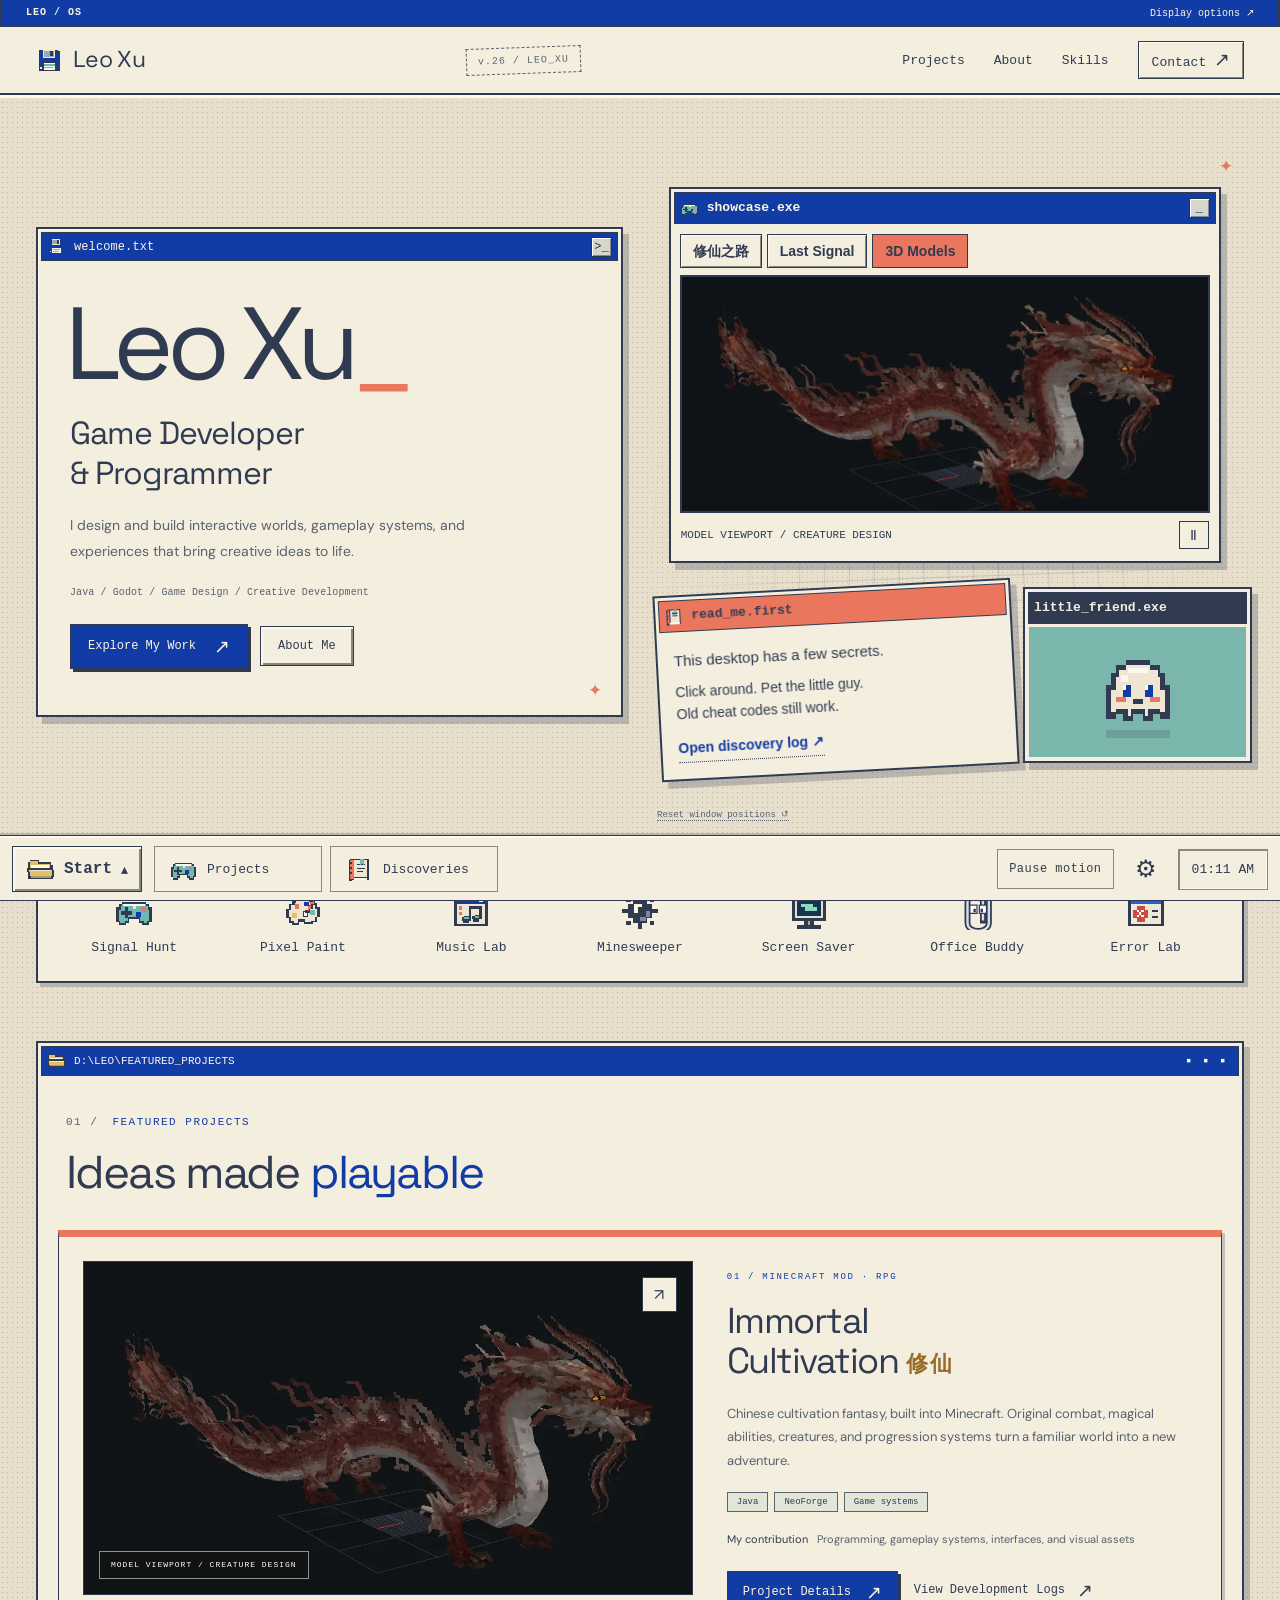
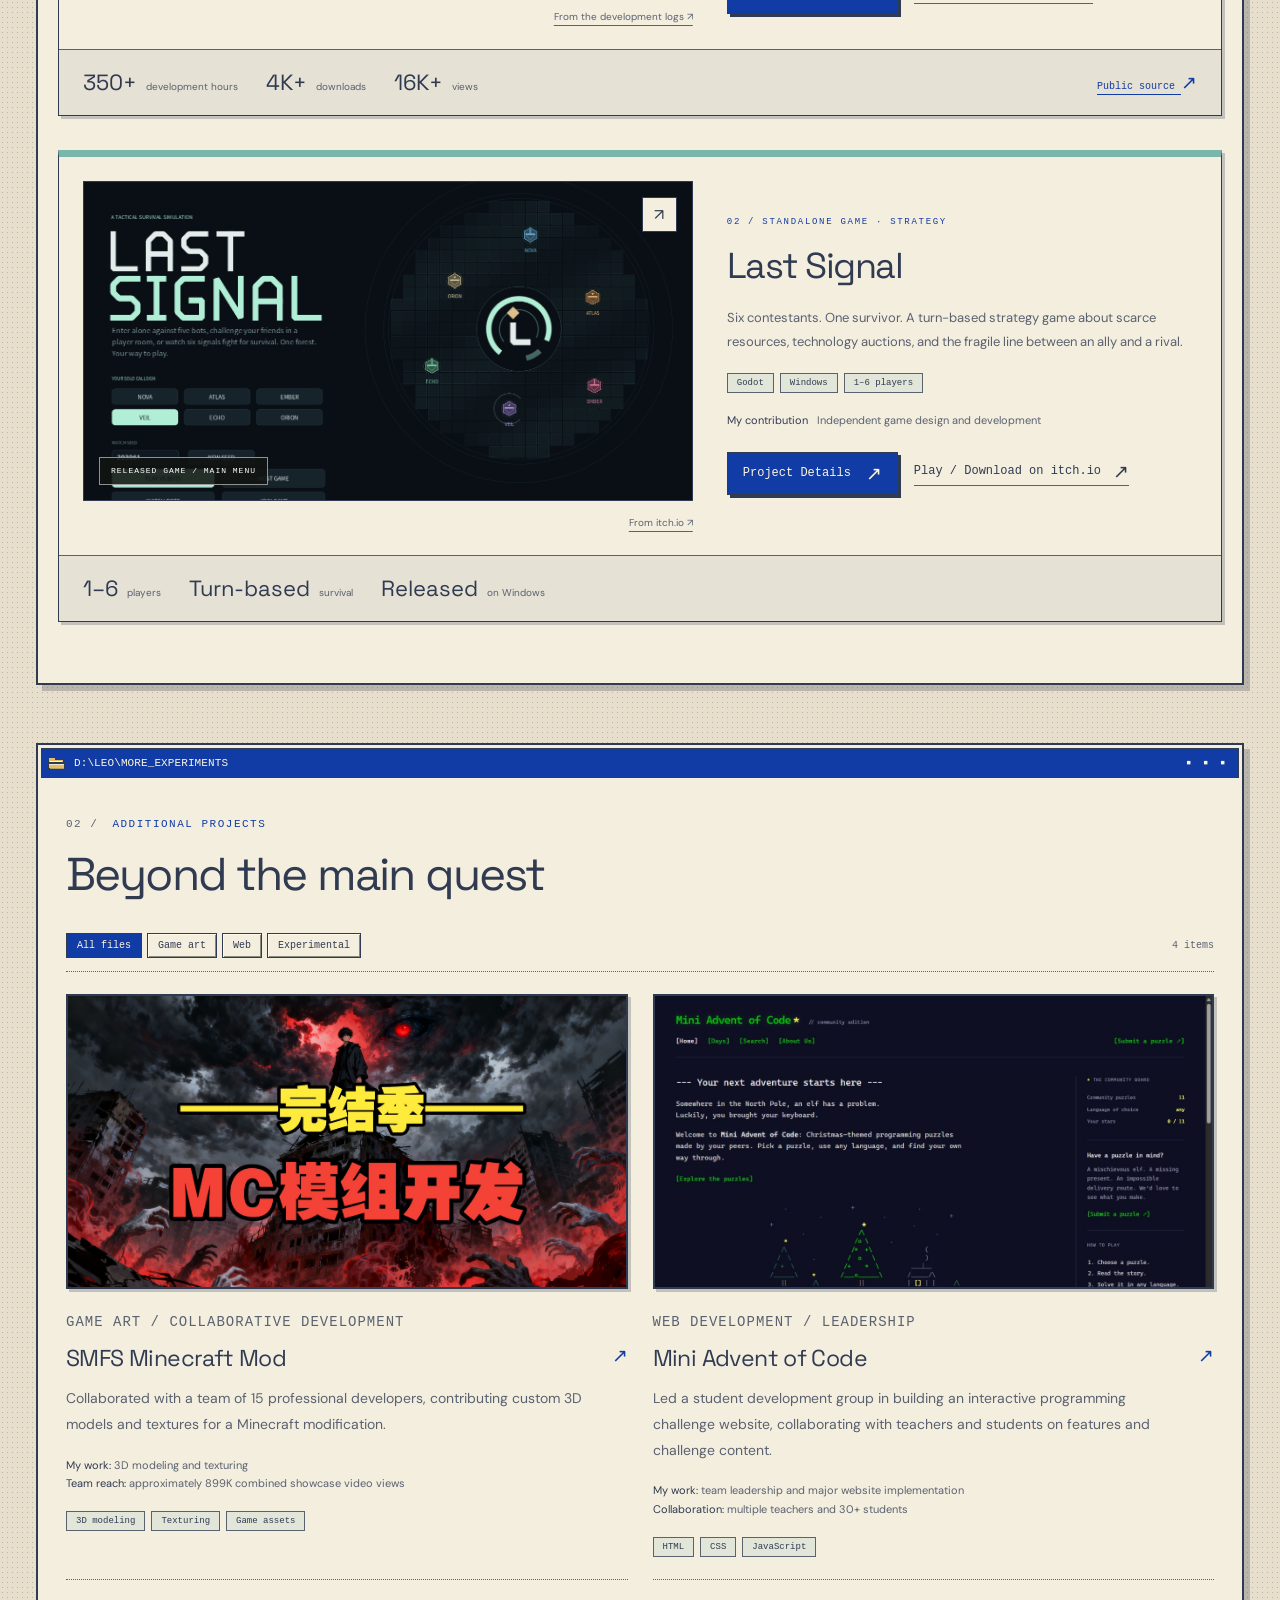
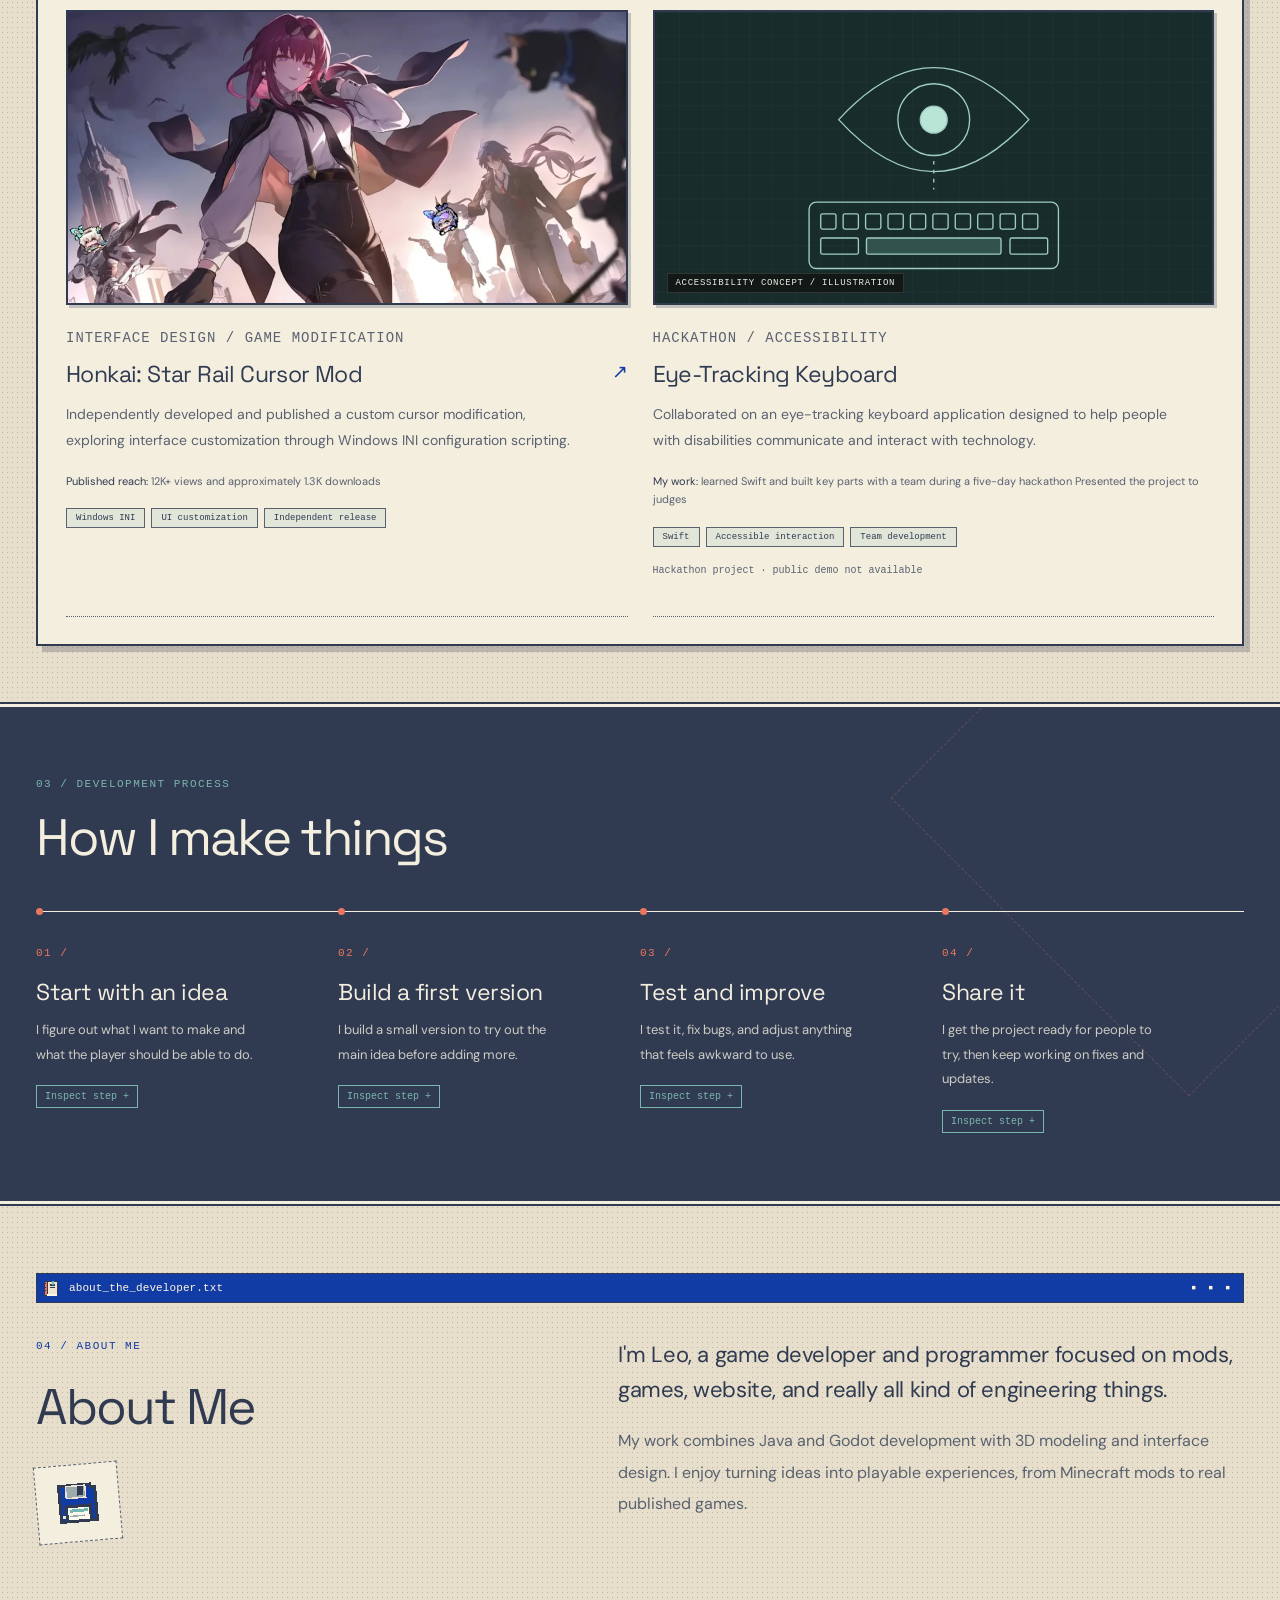
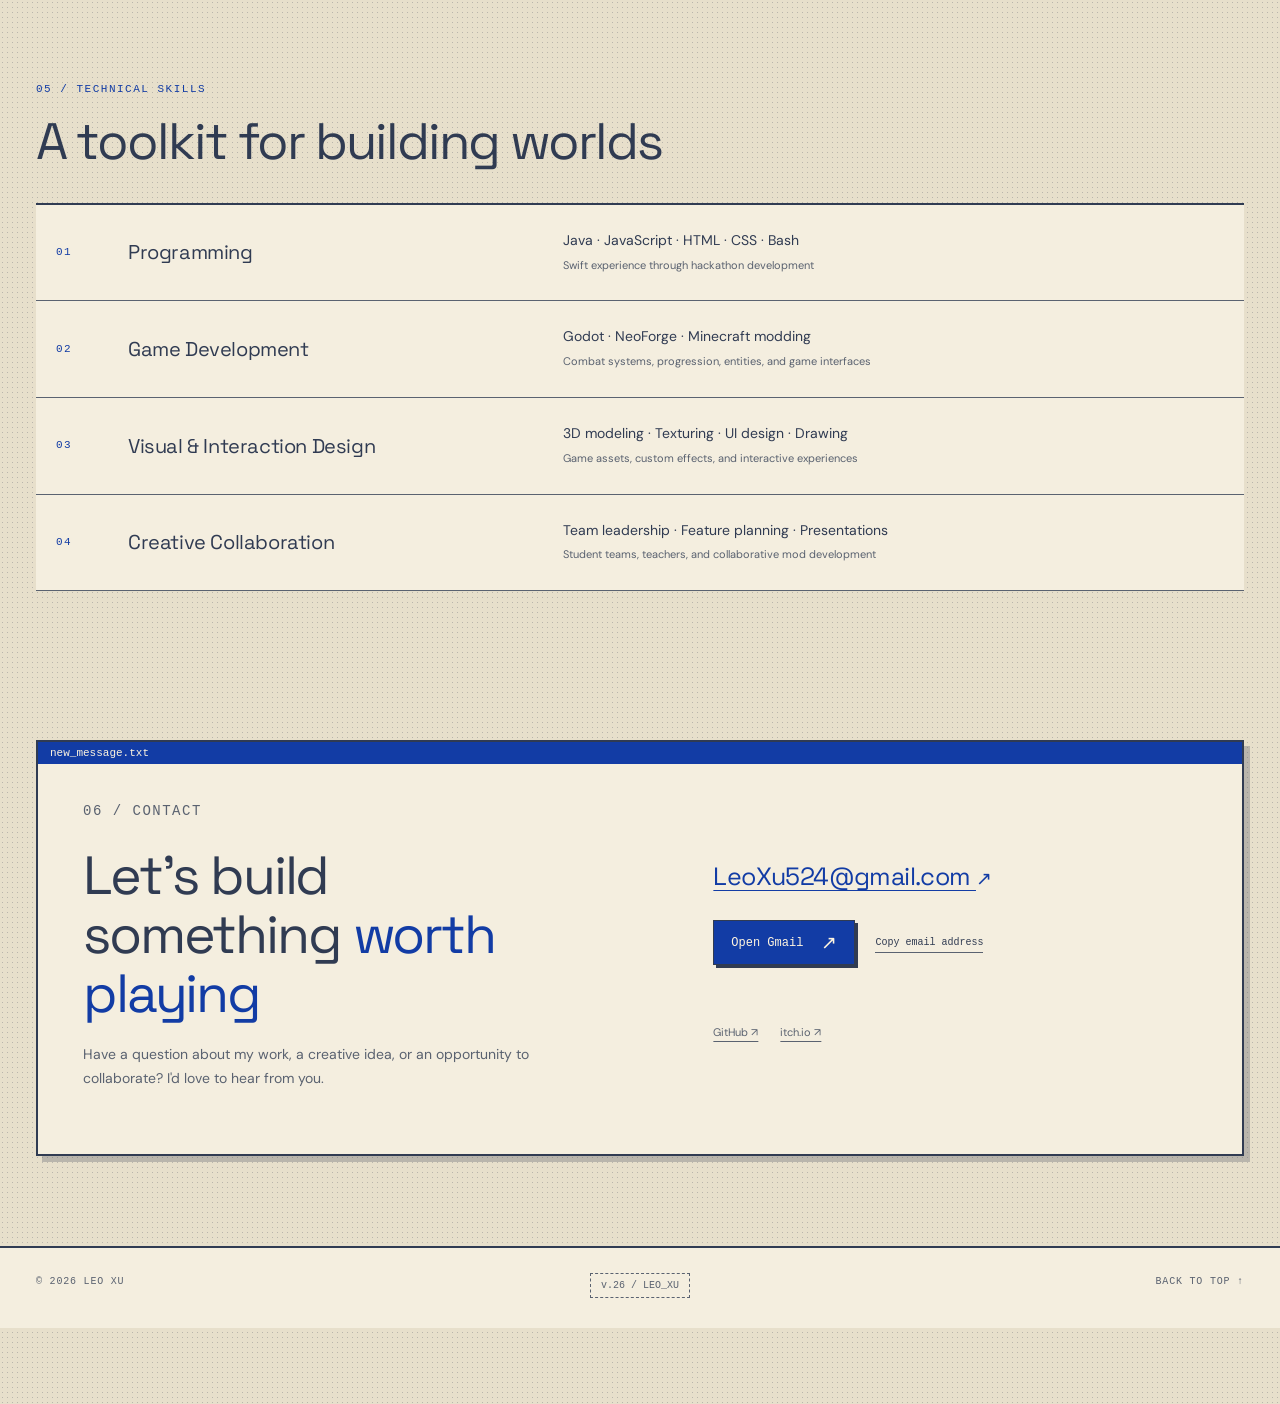
<file: index.html>
<!doctype html>
<html lang="en" data-palette="paper" id="top">
  <head>
    <meta charset="UTF-8" />
    <meta name="viewport" content="width=device-width,initial-scale=1" />
    <meta
      name="description"
      content="Game development portfolio of Leo Xu: original games, Minecraft systems, 3D art, and interactive experiences."
    />
    <meta name="theme-color" content="#101412" />
    <title>Leo Xu — Game Developer & Programmer</title>
    <link rel="icon" type="image/svg+xml" href="assets/favicon.svg" />
    <link rel="preload" href="assets/space-grotesk.woff2" as="font" type="font/woff2" crossorigin />
    <link rel="stylesheet" href="styles.css" />
    <link rel="stylesheet" href="retro.css" />
    <link rel="stylesheet" href="playground.css" />
    <link rel="stylesheet" href="retro-extras.css" />
    <script src="script.js" defer></script>
    <script src="mines-core.js" defer></script>
    <script src="retro-extras.js" defer></script>
    <script src="terminal-core.js" defer></script>
    <script src="playground.js" defer></script>
    <script src="desktop.js" defer></script>
  </head>
  <body class="desktop-theme">
    <a class="skip" href="#main">Skip to content</a>
    <header class="site-header">
      <div class="system-strip">
        <span>LEO / OS</span><button type="button" data-app="settings">Display options ↗</button>
      </div>
      <nav class="shell nav-shell" aria-label="Main navigation">
        <a class="brand" href="#home"
          ><img class="pixel-icon" src="assets/retro/floppy.svg" alt="" width="32" height="32" />Leo
          Xu<span class="accent"></span></a
        ><button
          class="build-stamp"
          type="button"
          data-secret
          aria-label="Inspect the desktop build stamp"
        >
          v.26 / LEO_XU</button
        ><button class="menu-button" type="button" aria-expanded="false" aria-controls="navigation">
          Menu +
        </button>
        <div class="nav-links" id="navigation">
          <a data-section="projects" href="#projects">Projects</a
          ><a data-section="about" href="#about">About</a
          ><a data-section="skills" href="#skills">Skills</a
          ><a class="nav-contact" data-section="contact" href="#contact"
            >Contact <span class="arrow" aria-hidden="true">↗</span></a
          >
        </div>
      </nav>
    </header>
    <main id="main">
      <div class="shell">
        <section class="hero desktop-hero" id="home" aria-labelledby="hero-title">
          <div class="intro-window reveal">
            <div class="window-title">
              <img
                class="pixel-icon"
                src="assets/retro/floppy.svg"
                alt=""
                width="32"
                height="32"
              /><span>welcome.txt</span>
              <div class="window-controls">
                <button type="button" data-app="terminal" aria-label="Open the terminal">
                  &gt;_
                </button>
              </div>
            </div>
            <div class="hero-copy">
              <h1 id="hero-title">Leo Xu<span class="typing-cursor" aria-hidden="true">_</span></h1>
              <p class="hero-role">Game Developer<br />&amp; Programmer</p>
              <p class="hero-description">
                I design and build interactive worlds, gameplay systems, and experiences that bring
                creative ideas to life.
              </p>
              <p class="hero-skills">Java / Godot / Game Design / Creative Development</p>
              <div class="actions">
                <a class="button" href="#projects"
                  >Explore My Work <span class="arrow" aria-hidden="true">↗</span></a
                ><a class="button secondary" href="#about">About Me</a>
              </div>
              <div class="intro-bottom">
                <button
                  class="hidden-pixel"
                  type="button"
                  data-collect="1"
                  aria-label="Collect a suspicious little pixel"
                >
                  ✦
                </button>
              </div>
            </div>
          </div>
          <div
            class="desktop-stage"
            aria-label="Interactive desktop Drag window title bars, or focus them and use arrow keys"
          >
            <div class="stage-grid" aria-hidden="true"></div>
            <article class="mini-window showcase-window" data-desktop-window>
              <div class="window-title">
                <img
                  class="pixel-icon"
                  src="assets/retro/controller.svg"
                  alt=""
                  width="32"
                  height="32"
                /><button
                  class="drag-handle"
                  type="button"
                  data-drag
                  aria-label="Move showcase window with arrow keys"
                >
                  showcase.exe
                </button>
                <div class="window-controls">
                  <button
                    type="button"
                    data-collapse
                    aria-expanded="true"
                    aria-controls="showcase-body"
                    aria-label="Minimize showcase window"
                  >
                    _
                  </button>
                </div>
              </div>
              <div class="mini-window-body" id="showcase-body">
                <div class="preview-tabs" role="group" aria-label="Project preview">
                  <button type="button" data-preview="0" aria-pressed="false">修仙之路</button
                  ><button type="button" data-preview="1" aria-pressed="false">Last Signal</button
                  ><button type="button" data-preview="2" aria-pressed="true">3D Models</button>
                </div>
                <a
                  class="desktop-preview"
                  href="immortal-cultivation.html"
                  aria-label="Read the Immortal Cultivation case study"
                  ><img
                    id="desktop-preview-image"
                    src="assets/cultivation-14.webp"
                    alt="Original creature model shown in the cultivation development logs"
                    width="1148"
                    height="664" /><span class="preview-frame" aria-hidden="true"></span
                ></a>
                <div class="preview-status">
                  <span id="desktop-preview-caption">MODEL VIEWPORT / CREATURE DESIGN</span
                  ><button
                    type="button"
                    data-preview-play
                    aria-pressed="true"
                    aria-label="Pause project slideshow"
                  >
                    Ⅱ
                  </button>
                </div>
              </div>
            </article>
            <article class="mini-window note-window" data-desktop-window>
              <div class="window-title">
                <img
                  class="pixel-icon"
                  src="assets/retro/journal.svg"
                  alt=""
                  width="32"
                  height="32"
                /><button
                  class="drag-handle"
                  type="button"
                  data-drag
                  aria-label="Move notes window with arrow keys"
                >
                  read_me.first
                </button>
              </div>
              <div class="mini-window-body">
                <p>This desktop has a few secrets.</p>
                <p class="note-small">
                  Click around. Pet the little guy.<br />Old cheat codes still work.
                </p>
                <button class="note-link" type="button" data-app="journal">
                  Open discovery log ↗
                </button>
              </div>
            </article>
            <article class="mini-window pet-window" data-desktop-window>
              <div class="window-title">
                <button
                  class="drag-handle"
                  type="button"
                  data-drag
                  aria-label="Move companion window with arrow keys"
                >
                  little_friend.exe
                </button>
              </div>
              <div class="mini-window-body">
                <button
                  type="button"
                  class="desktop-pet"
                  data-pet
                  aria-label="Pet the little pixel companion"
                >
                  <img
                    class="pixel-icon"
                    src="assets/retro/mascot.svg"
                    alt=""
                    width="32"
                    height="32"
                  /><span class="pet-shadow" aria-hidden="true"></span>
                </button>
              </div>
            </article>
            <button type="button" class="reset-layout" data-reset-layout>
              Reset window positions ↺
            </button>
            <button
              class="hidden-pixel stage-pixel"
              type="button"
              data-collect="2"
              aria-label="Collect a drifting pixel"
            >
              ✦
            </button>
          </div>
        </section>
        <div class="shortcut-bar playground-shortcuts" aria-label="Playground apps">
          <button type="button" class="desktop-shortcut" data-app="signals">
            <img
              class="pixel-icon"
              src="assets/retro/controller.svg"
              alt=""
              width="32"
              height="32"
            /><span>Signal Hunt</span></button
          ><button type="button" class="desktop-shortcut" data-app="paint">
            <img
              class="pixel-icon"
              src="assets/retro/paint.svg"
              alt=""
              width="32"
              height="32"
            /><span>Pixel Paint</span></button
          ><button type="button" class="desktop-shortcut" data-app="music">
            <img
              class="pixel-icon"
              src="assets/retro/music.svg"
              alt=""
              width="32"
              height="32"
            /><span>Music Lab</span></button
          ><button type="button" class="desktop-shortcut" data-app="mines">
            <img
              class="pixel-icon"
              src="assets/retro/mines.svg"
              alt=""
              width="32"
              height="32"
            /><span>Minesweeper</span></button
          ><button type="button" class="desktop-shortcut" data-app="saver">
            <img
              class="pixel-icon"
              src="assets/retro/screensaver.svg"
              alt=""
              width="32"
              height="32"
            /><span>Screen Saver</span></button
          ><button type="button" class="desktop-shortcut" data-app="buddy">
            <img
              class="pixel-icon"
              src="assets/retro/paperclip.svg"
              alt=""
              width="32"
              height="32"
            /><span>Office Buddy</span></button
          ><button type="button" class="desktop-shortcut" data-app="errors">
            <img
              class="pixel-icon"
              src="assets/retro/error.svg"
              alt=""
              width="32"
              height="32"
            /><span>Error Lab</span>
          </button>
        </div>
      </div>
      <section class="section shell file-window" id="projects" data-nav-section="projects">
        <div class="section-chrome">
          <img
            class="pixel-icon"
            src="assets/retro/folder.svg"
            alt=""
            width="32"
            height="32"
          /><span>D:\LEO\FEATURED_PROJECTS</span
          ><span class="chrome-dots" aria-hidden="true">▪ ▪ ▪</span>
        </div>
        <div class="section-top reveal">
          <div>
            <p class="eyebrow"><span class="section-number">01 /</span> FEATURED PROJECTS</p>
            <h2>Ideas made <span class="accent">playable</span></h2>
          </div>
        </div>
        <article class="project-feature cultivation reveal">
          <div class="feature-body">
            <div class="feature-visual">
              <div class="feature-image">
                <img
                  src="assets/cultivation-14.webp"
                  alt="Dragon creature model from Immortal Cultivation Mod shown in a modeling viewport"
                  loading="lazy"
                  width="1148"
                  height="664"
                /><a
                  class="corner-link"
                  href="immortal-cultivation.html"
                  aria-label="Explore Immortal Cultivation Mod case study"
                  >↗</a
                ><span class="image-marker mono">MODEL VIEWPORT / CREATURE DESIGN</span>
              </div>
              <div class="feature-caption">
                <a
                  href="https://stardance.hackclub.com/projects/14130"
                  target="_blank"
                  rel="noopener noreferrer"
                  >From the development logs ↗</a
                >
              </div>
            </div>
            <div class="feature-copy">
              <p class="project-index">01 / MINECRAFT MOD · RPG</p>
              <h3>Immortal<br />Cultivation <span class="cn" lang="zh">修仙</span></h3>
              <p class="description">
                Chinese cultivation fantasy, built into Minecraft. Original combat, magical
                abilities, creatures, and progression systems turn a familiar world into a new
                adventure.
              </p>
              <div class="tags">
                <span class="tag">Java</span><span class="tag">NeoForge</span
                ><span class="tag">Game systems</span>
              </div>
              <p class="feature-role">
                <strong>My contribution</strong> &nbsp; Programming, gameplay systems, interfaces,
                and visual assets
              </p>
              <div class="actions">
                <a class="button" href="immortal-cultivation.html"
                  >Project Details <span class="arrow" aria-hidden="true">↗</span></a
                ><a
                  class="text-link"
                  href="https://stardance.hackclub.com/projects/14130"
                  target="_blank"
                  rel="noopener noreferrer"
                  >View Development Logs <span class="arrow" aria-hidden="true">↗</span></a
                >
              </div>
            </div>
          </div>
          <div class="feature-footer">
            <div class="feature-metrics">
              <span class="metric"><strong>350+</strong> development hours</span
              ><span class="metric"><strong>4K+</strong> downloads</span
              ><span class="metric"><strong>16K+</strong> views</span>
            </div>
            <a
              class="source-link"
              href="https://github.com/m3e66/immortal_cultivation_mod-source"
              target="_blank"
              rel="noopener noreferrer"
              >Public source <span class="arrow" aria-hidden="true">↗</span></a
            >
          </div>
        </article>
        <article class="project-feature signal reveal">
          <div class="feature-body">
            <div class="feature-visual">
              <div class="feature-image">
                <img
                  src="assets/signal-1.png"
                  alt="Last Signal's released main menu with six contestant callsigns and a tactical radar display"
                  loading="lazy"
                  width="1279"
                  height="799"
                /><a
                  class="corner-link"
                  href="last-signal.html"
                  aria-label="Explore Last Signal case study"
                  >↗</a
                ><span class="image-marker mono">RELEASED GAME / MAIN MENU</span>
              </div>
              <div class="feature-caption">
                <a
                  href="https://m3e660.itch.io/last-signal"
                  target="_blank"
                  rel="noopener noreferrer"
                  >From itch.io ↗</a
                >
              </div>
            </div>
            <div class="feature-copy">
              <p class="project-index">02 / STANDALONE GAME · STRATEGY</p>
              <h3>Last Signal</h3>
              <p class="description">
                Six contestants. One survivor. A turn-based strategy game about scarce resources,
                technology auctions, and the fragile line between an ally and a rival.
              </p>
              <div class="tags">
                <span class="tag">Godot</span><span class="tag">Windows</span
                ><span class="tag">1–6 players</span>
              </div>
              <p class="feature-role">
                <strong>My contribution</strong> &nbsp; Independent game design and development
              </p>
              <div class="actions">
                <a class="button" href="last-signal.html"
                  >Project Details <span class="arrow" aria-hidden="true">↗</span></a
                ><a
                  class="text-link"
                  href="https://m3e660.itch.io/last-signal"
                  target="_blank"
                  rel="noopener noreferrer"
                  >Play / Download on itch.io <span class="arrow" aria-hidden="true">↗</span></a
                >
              </div>
            </div>
          </div>
          <div class="feature-footer">
            <div class="feature-metrics">
              <span class="metric"><strong>1–6</strong> players</span
              ><span class="metric"><strong>Turn-based</strong> survival</span
              ><span class="metric"><strong>Released</strong> on Windows</span>
            </div>
          </div>
        </article>
      </section>
      <section class="section shell section-divider file-window" id="additional">
        <div class="section-chrome">
          <img
            class="pixel-icon"
            src="assets/retro/folder.svg"
            alt=""
            width="32"
            height="32"
          /><span>D:\LEO\MORE_EXPERIMENTS</span
          ><span class="chrome-dots" aria-hidden="true">▪ ▪ ▪</span>
        </div>
        <div class="section-top reveal">
          <div>
            <p class="eyebrow"><span class="section-number">02 /</span> ADDITIONAL PROJECTS</p>
            <h2>Beyond the main quest</h2>
          </div>
        </div>
        <div class="project-filter" role="group" aria-label="Filter additional projects">
          <button type="button" data-filter="all" aria-pressed="true">All files</button
          ><button type="button" data-filter="art" aria-pressed="false">Game art</button
          ><button type="button" data-filter="web" aria-pressed="false">Web</button
          ><button type="button" data-filter="experimental" aria-pressed="false">
            Experimental</button
          ><span class="filter-count" aria-live="polite">4 items</span>
        </div>
        <div class="additional-grid">
          <article class="project-card reveal" data-category="art">
            <a
              class="card-media"
              href="https://www.bilibili.com/video/BV1hpeh6tECd"
              target="_blank"
              rel="noopener noreferrer"
              aria-label="Watch the SMFS team showcase"
              ><img
                src="assets/smfs.jpg"
                alt="Published SMFS Minecraft Mod team showcase thumbnail"
                loading="lazy"
                width="2558"
                height="1439"
            /></a>
            <p class="card-category">GAME ART / COLLABORATIVE DEVELOPMENT</p>
            <div class="card-title">
              <h3>
                <a
                  href="https://www.bilibili.com/video/BV1hpeh6tECd"
                  target="_blank"
                  rel="noopener noreferrer"
                  >SMFS Minecraft Mod</a
                >
              </h3>
              <span class="arrow" aria-hidden="true">↗</span>
            </div>
            <p>
              Collaborated with a team of 15 professional developers, contributing custom 3D models
              and textures for a Minecraft modification.
            </p>
            <div class="contribution">
              <strong>My work:</strong> 3D modeling and texturing<br /><strong>Team reach:</strong>
              approximately 899K combined showcase video views
            </div>
            <div class="tags">
              <span class="tag">3D modeling</span><span class="tag">Texturing</span
              ><span class="tag">Game assets</span>
            </div>
          </article>
          <article class="project-card reveal" data-category="web">
            <a
              class="card-media advent"
              href="https://m3e66.github.io/mini-advent-of-code/"
              target="_blank"
              rel="noopener noreferrer"
              aria-label="Visit Mini Advent of Code"
              ><img
                src="assets/advent.png"
                alt="Mini Advent of Code website with a winter ASCII scene and programming puzzles"
                loading="lazy"
            /></a>
            <p class="card-category">WEB DEVELOPMENT / LEADERSHIP</p>
            <div class="card-title">
              <h3>
                <a
                  href="https://m3e66.github.io/mini-advent-of-code/"
                  target="_blank"
                  rel="noopener noreferrer"
                  >Mini Advent of Code</a
                >
              </h3>
              <span class="arrow" aria-hidden="true">↗</span>
            </div>
            <p>
              Led a student development group in building an interactive programming challenge
              website, collaborating with teachers and students on features and challenge content.
            </p>
            <div class="contribution">
              <strong>My work:</strong> team leadership and major website implementation<br /><strong
                >Collaboration:</strong
              >
              multiple teachers and 30+ students
            </div>
            <div class="tags">
              <span class="tag">HTML</span><span class="tag">CSS</span
              ><span class="tag">JavaScript</span>
            </div>
          </article>
          <article class="project-card reveal" data-category="art">
            <a
              class="card-media"
              href="https://gamebanana.com/mods/643510"
              target="_blank"
              rel="noopener noreferrer"
              aria-label="View the Honkai Star Rail cursor mod"
              ><img
                src="assets/cursor.webp"
                alt="Published cursor mod preview showing custom character cursors over Honkai Star Rail artwork"
                loading="lazy"
                width="1000"
                height="563"
            /></a>
            <p class="card-category">INTERFACE DESIGN / GAME MODIFICATION</p>
            <div class="card-title">
              <h3>
                <a
                  href="https://gamebanana.com/mods/643510"
                  target="_blank"
                  rel="noopener noreferrer"
                  >Honkai: Star Rail Cursor Mod</a
                >
              </h3>
              <span class="arrow" aria-hidden="true">↗</span>
            </div>
            <p>
              Independently developed and published a custom cursor modification, exploring
              interface customization through Windows INI configuration scripting.
            </p>
            <div class="contribution">
              <strong>Published reach:</strong> 12K+ views and approximately 1.3K downloads
            </div>
            <div class="tags">
              <span class="tag">Windows INI</span><span class="tag">UI customization</span
              ><span class="tag">Independent release</span>
            </div>
          </article>
          <article class="project-card reveal" data-category="experimental">
            <div class="card-media">
              <svg
                class="eye-graphic"
                viewBox="0 0 620 325"
                role="img"
                aria-label="Illustration of an eye and keyboard representing accessible input"
              >
                <defs>
                  <pattern id="eye-grid" width="26" height="26" patternUnits="userSpaceOnUse">
                    <path d="M26 0H0V26" fill="none" stroke="#3d5450" stroke-width=".5" />
                  </pattern>
                </defs>
                <rect width="620" height="325" fill="#192c2c" />
                <rect width="620" height="325" fill="url(#eye-grid)" opacity=".5" />
                <g stroke="#9ecbc2" fill="none" stroke-width="1.5">
                  <path d="M204 120Q310 4 416 120Q310 236 204 120Z" />
                  <circle cx="310" cy="120" r="40" />
                  <circle cx="310" cy="120" r="15" fill="#b9e5d7" />
                  <path d="M310 166v32" stroke-dasharray="4 6" />
                  <rect x="171" y="212" width="278" height="74" rx="8" />
                  <rect x="184" y="225" width="17" height="17" rx="2" />
                  <rect x="209" y="225" width="17" height="17" rx="2" />
                  <rect x="234" y="225" width="17" height="17" rx="2" />
                  <rect x="259" y="225" width="17" height="17" rx="2" />
                  <rect x="284" y="225" width="17" height="17" rx="2" />
                  <rect x="309" y="225" width="17" height="17" rx="2" />
                  <rect x="334" y="225" width="17" height="17" rx="2" />
                  <rect x="359" y="225" width="17" height="17" rx="2" />
                  <rect x="384" y="225" width="17" height="17" rx="2" />
                  <rect x="409" y="225" width="17" height="17" rx="2" />
                  <rect x="184" y="252" width="42" height="18" rx="2" />
                  <rect x="235" y="252" width="150" height="18" rx="2" fill="#32534b" />
                  <rect x="395" y="252" width="42" height="18" rx="2" />
                </g></svg
              ><span class="media-label">ACCESSIBILITY CONCEPT / ILLUSTRATION</span>
            </div>
            <p class="card-category">HACKATHON / ACCESSIBILITY</p>
            <div class="card-title"><h3>Eye-Tracking Keyboard</h3></div>
            <p>
              Collaborated on an eye-tracking keyboard application designed to help people with
              disabilities communicate and interact with technology.
            </p>
            <div class="contribution">
              <strong>My work:</strong> learned Swift and built key parts with a team during a
              five-day hackathon Presented the project to judges
            </div>
            <div class="tags">
              <span class="tag">Swift</span><span class="tag">Accessible interaction</span
              ><span class="tag">Team development</span>
            </div>
            <p class="no-link">Hackathon project · public demo not available</p>
          </article>
        </div>
      </section>
      <section class="process" id="process">
        <div class="shell">
          <div class="section-top reveal">
            <div>
              <p class="eyebrow">03 / DEVELOPMENT PROCESS</p>
              <h2>How I make things</h2>
            </div>
          </div>
          <div class="process-track">
            <article class="process-step reveal">
              <span class="mono">01 /</span>
              <h3>Start with an idea</h3>
              <p>I figure out what I want to make and what the player should be able to do.</p>
              <button
                class="process-inspect"
                type="button"
                aria-expanded="false"
                aria-controls="process-tip-0"
                data-process="0"
              >
                Inspect step +
              </button>
              <p class="process-tip" id="process-tip-0" hidden>What would make this fun to play?</p>
            </article>
            <article class="process-step reveal">
              <span class="mono">02 /</span>
              <h3>Build a first version</h3>
              <p>I build a small version to try out the main idea before adding more.</p>
              <button
                class="process-inspect"
                type="button"
                aria-expanded="false"
                aria-controls="process-tip-1"
                data-process="1"
              >
                Inspect step +
              </button>
              <p class="process-tip" id="process-tip-1" hidden>
                It does not need to look finished yet. It just needs to work well enough to try.
              </p>
            </article>
            <article class="process-step reveal">
              <span class="mono">03 /</span>
              <h3>Test and improve</h3>
              <p>I test it, fix bugs, and adjust anything that feels awkward to use.</p>
              <button
                class="process-inspect"
                type="button"
                aria-expanded="false"
                aria-controls="process-tip-2"
                data-process="2"
              >
                Inspect step +
              </button>
              <p class="process-tip" id="process-tip-2" hidden>
                I check the controls, the game rules, and whether things make sense while playing.
              </p>
            </article>
            <article class="process-step reveal">
              <span class="mono">04 /</span>
              <h3>Share it</h3>
              <p>
                I get the project ready for people to try, then keep working on fixes and updates.
              </p>
              <button
                class="process-inspect"
                type="button"
                aria-expanded="false"
                aria-controls="process-tip-3"
                data-process="3"
              >
                Inspect step +
              </button>
              <p class="process-tip" id="process-tip-3" hidden>
                I check that the project is ready to run and that players know how to get started.
              </p>
            </article>
          </div>
        </div>
      </section>
      <section class="section shell" id="about" data-nav-section="about">
        <div class="section-chrome">
          <img
            class="pixel-icon"
            src="assets/retro/journal.svg"
            alt=""
            width="32"
            height="32"
          /><span>about_the_developer.txt</span
          ><span class="chrome-dots" aria-hidden="true">▪ ▪ ▪</span>
        </div>
        <div class="about-grid">
          <div class="about-heading reveal">
            <p class="eyebrow">04 / ABOUT ME</p>
            <h2>About Me<span class="accent"></span></h2>
            <button
              class="about-pixel"
              type="button"
              data-collect="3"
              aria-label="Collect the pixel hiding in About Me"
            >
              <img class="pixel-icon" src="assets/retro/floppy.svg" alt="" width="32" height="32" />
            </button>
          </div>
          <div class="about-copy reveal">
            <p>
              I'm Leo, a game developer and programmer focused on mods, games, website, and really
              all kind of engineering things.
            </p>
            <p>
              My work combines Java and Godot development with 3D modeling and interface design. I
              enjoy turning ideas into playable experiences, from Minecraft mods to real published
              games.
            </p>
          </div>
        </div>
      </section>
      <section class="section shell section-divider" id="skills" data-nav-section="skills">
        <div class="section-top reveal">
          <div>
            <p class="eyebrow">05 / TECHNICAL SKILLS</p>
            <h2>A toolkit for building worlds</h2>
          </div>
        </div>
        <div class="skills-list">
          <div class="skill-row reveal">
            <span class="mono">01</span>
            <h3>Programming</h3>
            <p>
              Java · JavaScript · HTML · CSS · Bash<br /><small
                >Swift experience through hackathon development</small
              >
            </p>
          </div>
          <div class="skill-row reveal">
            <span class="mono">02</span>
            <h3>Game Development</h3>
            <p>
              Godot · NeoForge · Minecraft modding<br /><small
                >Combat systems, progression, entities, and game interfaces</small
              >
            </p>
          </div>
          <div class="skill-row reveal">
            <span class="mono">03</span>
            <h3>Visual &amp; Interaction Design</h3>
            <p>
              3D modeling · Texturing · UI design · Drawing<br /><small
                >Game assets, custom effects, and interactive experiences</small
              >
            </p>
          </div>
          <div class="skill-row reveal">
            <span class="mono">04</span>
            <h3>Creative Collaboration</h3>
            <p>
              Team leadership · Feature planning · Presentations<br /><small
                >Student teams, teachers, and collaborative mod development</small
              >
            </p>
          </div>
        </div>
      </section>
      <section class="contact-section shell" id="contact" data-nav-section="contact">
        <div class="contact-box reveal">
          <div>
            <p class="eyebrow">06 / CONTACT</p>
            <h2>Let's build<br />something <span class="accent">worth playing</span></h2>
            <p>
              Have a question about my work, a creative idea, or an opportunity to collaborate? I'd
              love to hear from you.
            </p>
          </div>
          <div class="contact-details">
            <a
              class="email-link"
              href="https://mail.google.com/mail/?view=cm&amp;fs=1&amp;to=LeoXu524%40gmail.com"
              target="_blank"
              rel="noopener noreferrer"
              >LeoXu524@gmail.com <span class="arrow" aria-hidden="true">↗</span></a
            >
            <div class="actions">
              <a
                class="button"
                href="https://mail.google.com/mail/?view=cm&amp;fs=1&amp;to=LeoXu524%40gmail.com"
                target="_blank"
                rel="noopener noreferrer"
                >Open Gmail <span class="arrow" aria-hidden="true">↗</span></a
              ><button class="copy-button" type="button" data-copy-email>Copy email address</button>
            </div>
            <p class="contact-status" role="status" aria-live="polite"></p>
            <input
              class="email-fallback"
              value="LeoXu524@gmail.com"
              readonly
              hidden
              aria-label="Email address to copy"
            />
            <div class="contact-links">
              <a href="https://github.com/m3e66" target="_blank" rel="noopener noreferrer"
                >GitHub ↗</a
              ><a href="https://m3e660.itch.io/" target="_blank" rel="noopener noreferrer"
                >itch.io ↗</a
              >
            </div>
          </div>
        </div>
      </section>
    </main>
    <footer class="site-footer">
      <div class="shell footer-inner mono">
        <span>© 2026 LEO XU</span
        ><button
          class="footer-build-stamp"
          type="button"
          data-secret
          aria-label="Inspect the desktop build stamp"
        >
          v.26 / LEO_XU</button
        ><a href="#top">BACK TO TOP ↑</a>
      </div>
    </footer>
    <div class="desktop-taskbar">
      <button
        class="launcher-button"
        type="button"
        data-launcher
        aria-controls="tool-launcher"
        aria-expanded="false"
      >
        <img
          class="pixel-icon"
          src="assets/retro/folder.svg"
          alt=""
          width="32"
          height="32"
        /><strong>Start</strong><span>▴</span>
      </button>
      <div class="taskbar-tabs">
        <a href="index.html#projects"
          ><img
            class="pixel-icon"
            src="assets/retro/controller.svg"
            alt=""
            width="32"
            height="32"
          />
          Projects</a
        ><button type="button" data-app="journal">
          <img class="pixel-icon" src="assets/retro/journal.svg" alt="" width="32" height="32" />
          Discoveries
        </button>
      </div>
      <div class="taskbar-end">
        <button class="motion-button" type="button" aria-pressed="false">Pause motion</button
        ><button
          class="taskbar-settings"
          type="button"
          data-app="settings"
          aria-label="Open desktop settings"
        >
          ⚙</button
        ><time class="desktop-clock" aria-label="Local time">--:--</time>
      </div>
      <nav id="tool-launcher" class="tool-launcher" hidden aria-label="Desktop applications">
        <div class="launcher-heading">LEO / OS</div>
        <button type="button" class="desktop-shortcut" data-app="signals">
          <img
            class="pixel-icon"
            src="assets/retro/controller.svg"
            alt=""
            width="32"
            height="32"
          /><span>Signal Hunt</span></button
        ><button type="button" class="desktop-shortcut" data-app="paint">
          <img class="pixel-icon" src="assets/retro/paint.svg" alt="" width="32" height="32" /><span
            >Pixel Paint</span
          ></button
        ><button type="button" class="desktop-shortcut" data-app="music">
          <img class="pixel-icon" src="assets/retro/music.svg" alt="" width="32" height="32" /><span
            >Music Lab</span
          ></button
        ><button type="button" class="desktop-shortcut" data-app="terminal">
          <img
            class="pixel-icon"
            src="assets/retro/terminal.svg"
            alt=""
            width="32"
            height="32"
          /><span>Terminal</span></button
        ><button type="button" class="desktop-shortcut" data-app="mines">
          <img class="pixel-icon" src="assets/retro/mines.svg" alt="" width="32" height="32" /><span
            >Minesweeper</span
          ></button
        ><button type="button" class="desktop-shortcut" data-app="saver">
          <img
            class="pixel-icon"
            src="assets/retro/screensaver.svg"
            alt=""
            width="32"
            height="32"
          /><span>Screen Saver</span></button
        ><button type="button" class="desktop-shortcut" data-app="buddy">
          <img
            class="pixel-icon"
            src="assets/retro/paperclip.svg"
            alt=""
            width="32"
            height="32"
          /><span>Office Buddy</span></button
        ><button type="button" class="desktop-shortcut" data-app="errors">
          <img class="pixel-icon" src="assets/retro/error.svg" alt="" width="32" height="32" /><span
            >Error Lab</span
          ></button
        ><button type="button" class="desktop-shortcut" data-app="journal">
          <img
            class="pixel-icon"
            src="assets/retro/journal.svg"
            alt=""
            width="32"
            height="32"
          /><span>Discoveries</span></button
        ><button type="button" class="desktop-shortcut" data-app="settings">
          <img
            class="pixel-icon"
            src="assets/retro/folder.svg"
            alt=""
            width="32"
            height="32"
          /><span>Desktop settings</span>
        </button>
      </nav>
    </div>
    <div id="desktop-fx" aria-hidden="true"></div>
  </body>
</html>
</file>
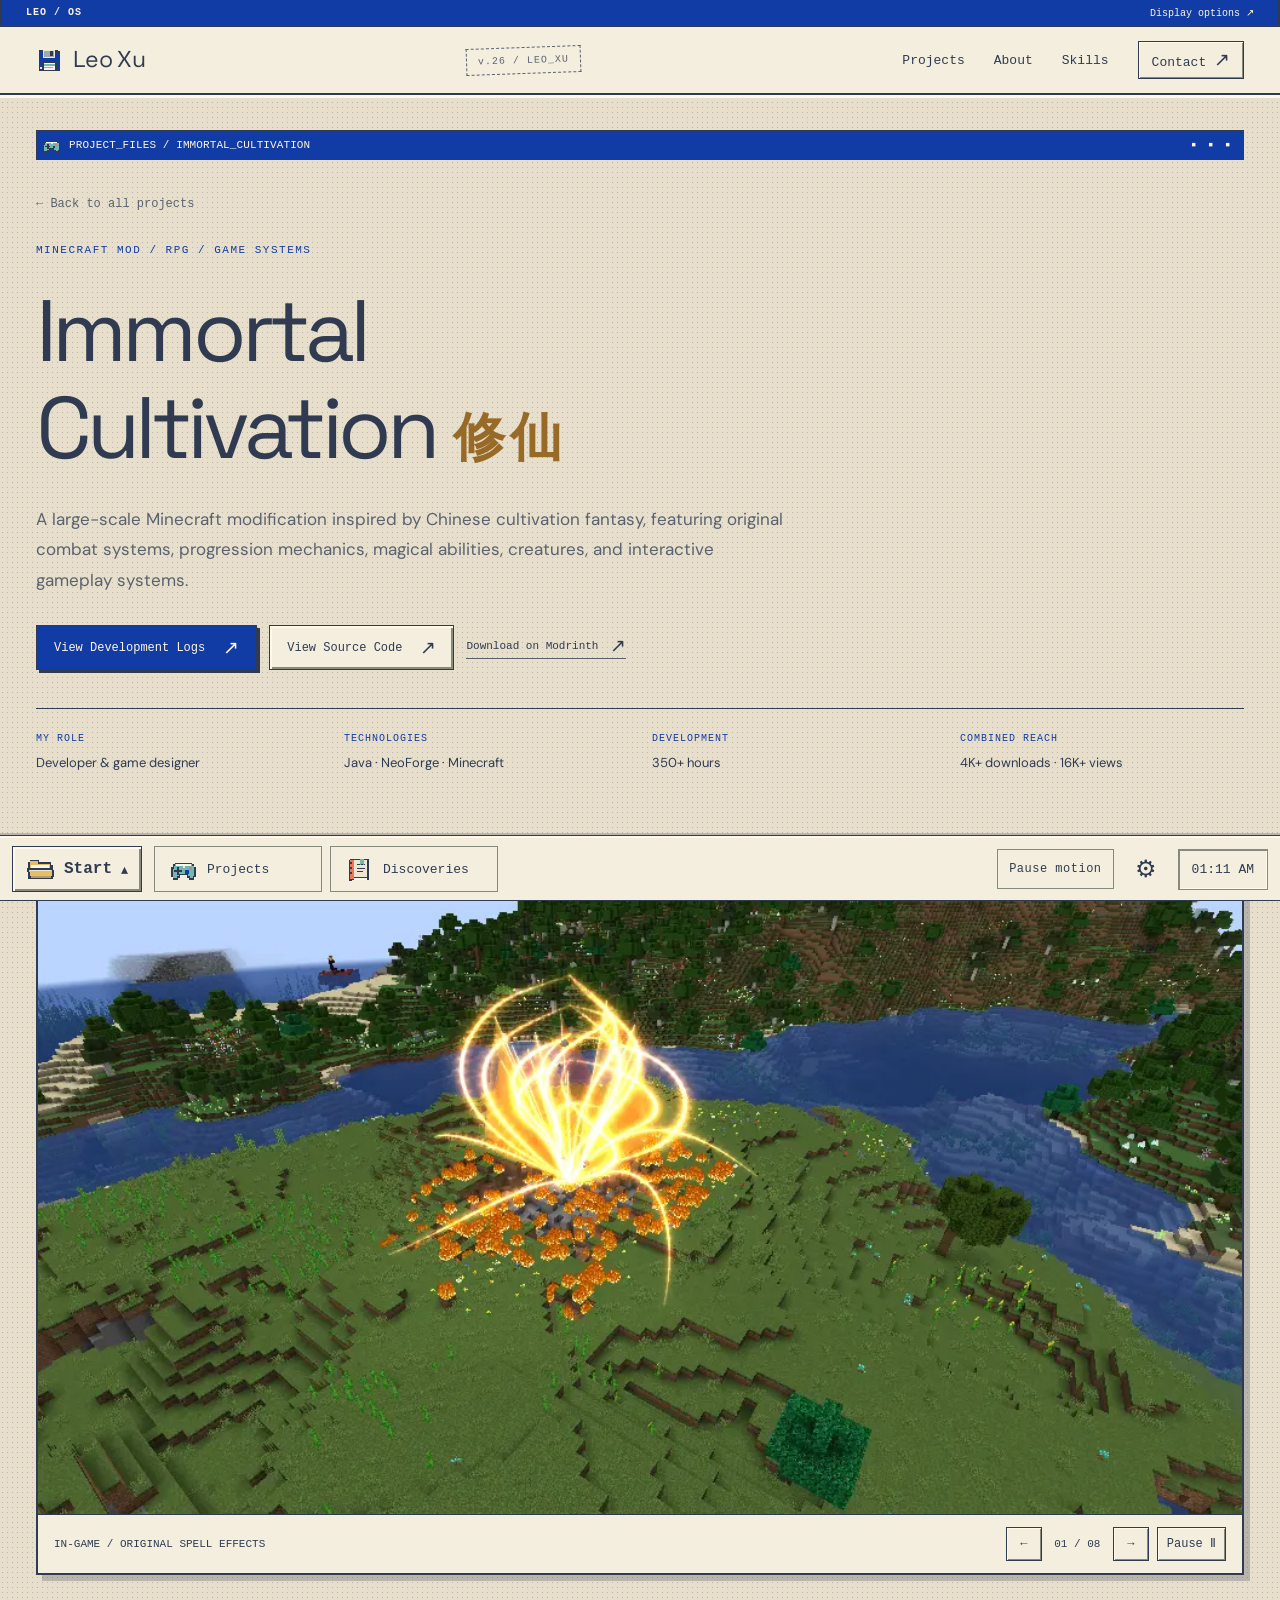
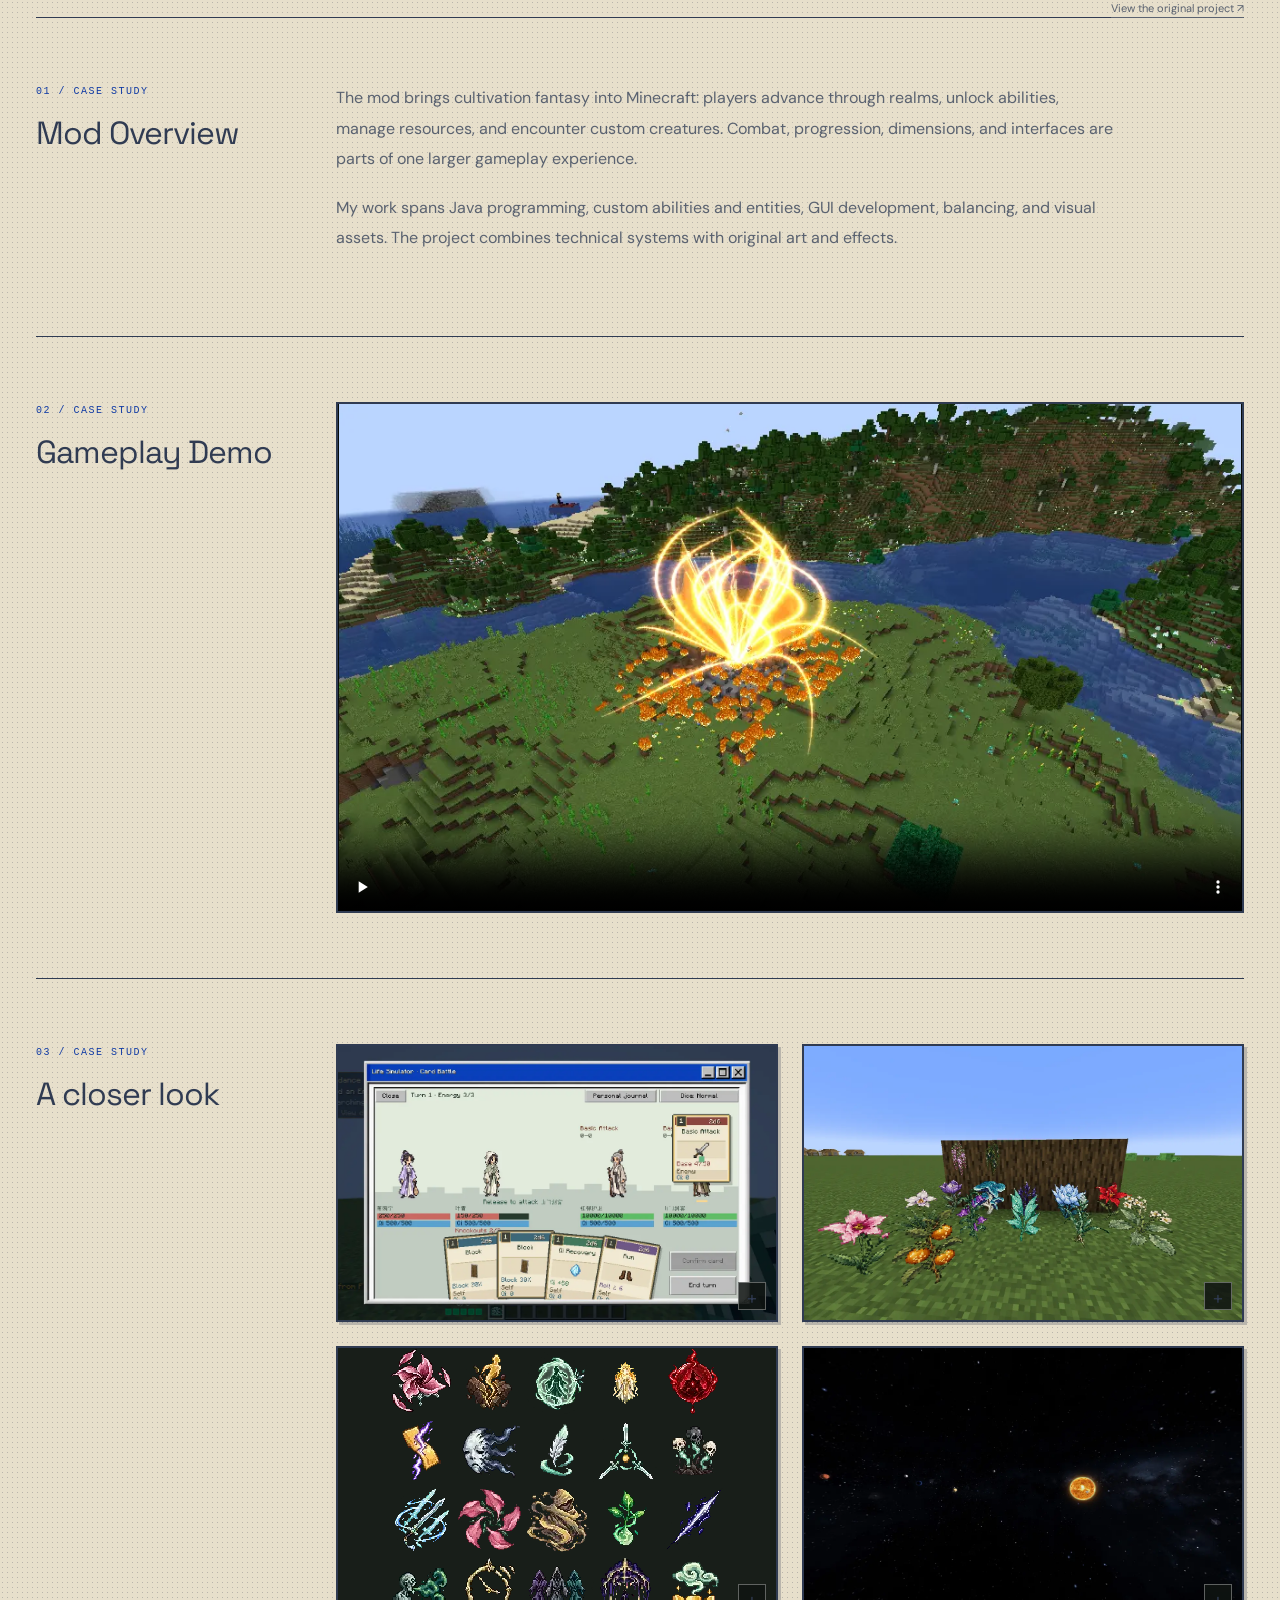
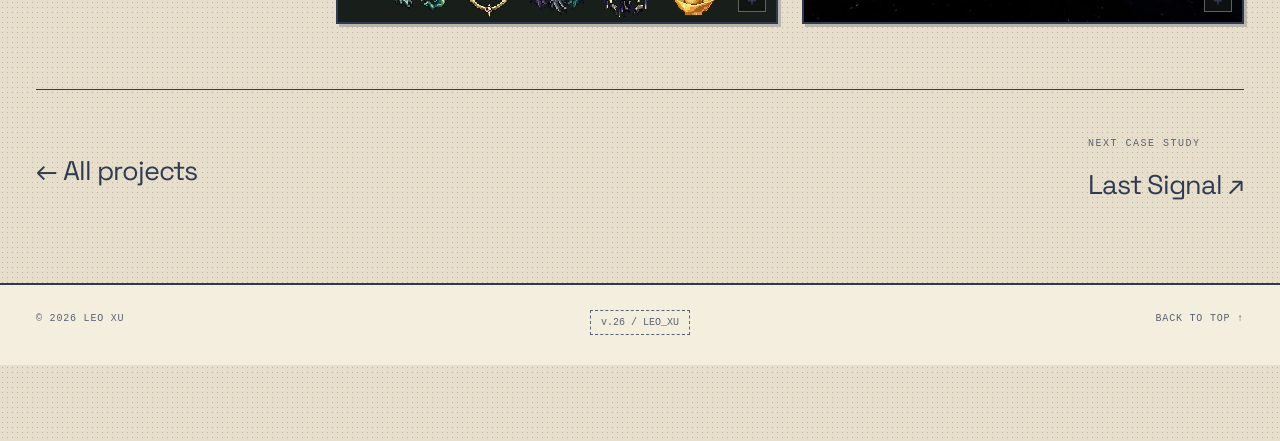
<file: immortal-cultivation.html>
<!doctype html>
<html lang="en" data-palette="paper" id="top">
  <head>
    <meta charset="UTF-8" />
    <meta name="viewport" content="width=device-width,initial-scale=1" />
    <meta
      name="description"
      content="A case study of Leo Xu’s Java and NeoForge Minecraft mod: combat, cultivation progression, entities, interfaces, and original art."
    />
    <meta name="theme-color" content="#101412" />
    <title>Immortal Cultivation — Leo Xu</title>
    <link rel="icon" type="image/svg+xml" href="assets/favicon.svg" />
    <link rel="preload" href="assets/space-grotesk.woff2" as="font" type="font/woff2" crossorigin />
    <link rel="stylesheet" href="styles.css" />
    <link rel="stylesheet" href="retro.css" />
    <link rel="stylesheet" href="playground.css" />
    <link rel="stylesheet" href="retro-extras.css" />
    <script src="script.js" defer></script>
    <script src="mines-core.js" defer></script>
    <script src="retro-extras.js" defer></script>
    <script src="terminal-core.js" defer></script>
    <script src="playground.js" defer></script>
    <script src="desktop.js" defer></script>
    <script src="case-slideshow.js" defer></script>
  </head>
  <body class="case-page cultivation-case desktop-theme">
    <a class="skip" href="#main">Skip to content</a>
    <header class="site-header">
      <div class="system-strip">
        <span>LEO / OS</span><button type="button" data-app="settings">Display options ↗</button>
      </div>
      <nav class="shell nav-shell" aria-label="Main navigation">
        <a class="brand" href="index.html"
          ><img class="pixel-icon" src="assets/retro/floppy.svg" alt="" width="32" height="32" />Leo
          Xu<span class="accent"></span></a
        ><button
          class="build-stamp"
          type="button"
          data-secret
          aria-label="Inspect the desktop build stamp"
        >
          v.26 / LEO_XU</button
        ><button class="menu-button" type="button" aria-expanded="false" aria-controls="navigation">
          Menu +
        </button>
        <div class="nav-links" id="navigation">
          <a data-section="projects" href="index.html#projects">Projects</a
          ><a data-section="about" href="index.html#about">About</a
          ><a data-section="skills" href="index.html#skills">Skills</a
          ><a class="nav-contact" data-section="contact" href="index.html#contact"
            >Contact <span class="arrow" aria-hidden="true">↗</span></a
          >
        </div>
      </nav>
    </header>
    <main class="shell" id="main">
      <section class="case-hero">
        <div class="section-chrome">
          <img
            class="pixel-icon"
            src="assets/retro/controller.svg"
            alt=""
            width="32"
            height="32"
          /><span>PROJECT_FILES / IMMORTAL_CULTIVATION</span
          ><span class="chrome-dots" aria-hidden="true">▪ ▪ ▪</span>
        </div>
        <a class="back-link" href="index.html#projects">← Back to all projects</a>
        <p class="eyebrow">MINECRAFT MOD / RPG / GAME SYSTEMS</p>
        <div class="case-title-row">
          <h1>Immortal<br />Cultivation <span class="cn" lang="zh">修仙</span></h1>
        </div>
        <p class="lead">
          A large-scale Minecraft modification inspired by Chinese cultivation fantasy, featuring
          original combat systems, progression mechanics, magical abilities, creatures, and
          interactive gameplay systems.
        </p>
        <div class="actions">
          <a
            class="button"
            href="https://stardance.hackclub.com/projects/14130"
            target="_blank"
            rel="noopener noreferrer"
            >View Development Logs <span class="arrow" aria-hidden="true">↗</span></a
          ><a
            class="button secondary"
            href="https://github.com/m3e66/immortal_cultivation_mod-source"
            target="_blank"
            rel="noopener noreferrer"
            >View Source Code <span class="arrow" aria-hidden="true">↗</span></a
          ><a
            class="text-link"
            href="https://modrinth.com/mod/immortal-cultivation-mod"
            target="_blank"
            rel="noopener noreferrer"
            >Download on Modrinth <span class="arrow" aria-hidden="true">↗</span></a
          >
        </div>
        <dl class="case-facts">
          <div>
            <dt>My role</dt>
            <dd>Developer &amp; game designer</dd>
          </div>
          <div>
            <dt>Technologies</dt>
            <dd>Java · NeoForge · Minecraft</dd>
          </div>
          <div>
            <dt>Development</dt>
            <dd>350+ hours</dd>
          </div>
          <div>
            <dt>Combined reach</dt>
            <dd>4K+ downloads · 16K+ views</dd>
          </div>
        </dl>
      </section>
      <figure
        class="case-banner case-slideshow"
        data-case-slideshow
        role="region"
        aria-roledescription="carousel"
        aria-label="Immortal Cultivation project pictures"
      >
        <div class="case-slide-screen">
          <div
            class="case-slide is-active"
            data-slide
            data-caption="IN-GAME / ORIGINAL SPELL EFFECTS"
            role="group"
            aria-roledescription="slide"
            aria-label="1 of 8"
            aria-hidden="false"
          >
            <img
              src="assets/cultivation-23.webp"
              alt="Golden magical effects spreading across the Minecraft world"
              width="994"
              height="559"
              fetchpriority="high"
            />
          </div>
          <div
            class="case-slide"
            data-slide
            data-caption="INTERFACE / LIFE SIMULATOR"
            role="group"
            aria-roledescription="slide"
            aria-label="2 of 8"
            aria-hidden="true"
          >
            <img
              src="assets/cultivation-7.webp"
              alt="Life Simulator card battle interface with character sprites and ability cards"
              width="994"
              height="559"
              loading="lazy"
            />
          </div>
          <div
            class="case-slide"
            data-slide
            data-caption="MODEL VIEWPORT / CREATURE DESIGN"
            role="group"
            aria-roledescription="slide"
            aria-label="3 of 8"
            aria-hidden="true"
          >
            <img
              src="assets/cultivation-14.webp"
              alt="Dragon creature model in a modeling viewport, not gameplay"
              width="994"
              height="559"
              loading="lazy"
            />
          </div>
          <div
            class="case-slide"
            data-slide
            data-caption="IN-GAME / ORIGINAL WEAPON ASSETS"
            role="group"
            aria-roledescription="slide"
            aria-label="4 of 8"
            aria-hidden="true"
          >
            <img
              src="assets/cultivation-19.webp"
              alt="Custom weapon sprites displayed in Minecraft item frames"
              width="994"
              height="559"
              loading="lazy"
            />
          </div>
          <div
            class="case-slide"
            data-slide
            data-caption="IN-GAME / CUSTOM PLANTS"
            role="group"
            aria-roledescription="slide"
            aria-label="5 of 8"
            aria-hidden="true"
          >
            <img
              src="assets/cultivation-plants.webp"
              alt="Colorful custom flowers and plants displayed in Minecraft"
              width="1600"
              height="841"
              loading="lazy"
            />
          </div>
          <div
            class="case-slide case-slide--pixel-art"
            data-slide
            data-caption="PIXEL ART / CULTIVATION ITEMS"
            role="group"
            aria-roledescription="slide"
            aria-label="6 of 8"
            aria-hidden="true"
          >
            <img
              src="assets/cultivation-artifacts.webp"
              alt="Twenty colorful cultivation item sprites arranged in a grid"
              width="320"
              height="256"
              loading="lazy"
            />
          </div>
          <div
            class="case-slide"
            data-slide
            data-caption="IN-GAME / CELESTIAL VIEW"
            role="group"
            aria-roledescription="slide"
            aria-label="7 of 8"
            aria-hidden="true"
          >
            <img
              src="assets/cultivation-space.webp"
              alt="A star-filled sky with glowing celestial bodies"
              width="1600"
              height="841"
              loading="lazy"
            />
          </div>
          <div
            class="case-slide"
            data-slide
            data-caption="INTERFACE / QI POUCH"
            role="group"
            aria-roledescription="slide"
            aria-label="8 of 8"
            aria-hidden="true"
          >
            <img
              src="assets/cultivation-qi-pouch.webp"
              alt="Qi Pouch interface with a three-dimensional block preview and inventory"
              width="1600"
              height="841"
              loading="lazy"
            />
          </div>
        </div>
        <figcaption class="case-slide-controls">
          <span class="case-slide-caption" data-slide-caption
            >IN-GAME / ORIGINAL SPELL EFFECTS</span
          >
          <div class="case-slide-buttons" hidden>
            <button type="button" data-slide-prev aria-label="Previous project picture">←</button
            ><span class="case-slide-count" data-slide-count>01 / 08</span
            ><button type="button" data-slide-next aria-label="Next project picture">→</button
            ><button
              type="button"
              data-slide-play
              aria-label="Pause picture slideshow"
              aria-pressed="false"
            >
              Pause Ⅱ
            </button>
          </div>
        </figcaption>
        <span
          class="visually-hidden"
          data-slide-announcement
          role="status"
          aria-live="polite"
          aria-atomic="true"
        ></span>
      </figure>
      <p class="case-caption">
        <a
          href="https://stardance.hackclub.com/projects/14130"
          target="_blank"
          rel="noopener noreferrer"
          >View the original project ↗</a
        >
      </p>
      <section class="case-section">
        <div class="reveal">
          <p class="eyebrow">01 / CASE STUDY</p>
          <h2>Mod Overview</h2>
        </div>
        <div class="case-content reveal">
          <p>
            The mod brings cultivation fantasy into Minecraft: players advance through realms,
            unlock abilities, manage resources, and encounter custom creatures. Combat, progression,
            dimensions, and interfaces are parts of one larger gameplay experience.
          </p>
          <p>
            My work spans Java programming, custom abilities and entities, GUI development,
            balancing, and visual assets. The project combines technical systems with original art
            and effects.
          </p>
        </div>
      </section>
      <section class="case-section">
        <div class="reveal">
          <p class="eyebrow">02 / CASE STUDY</p>
          <h2>Gameplay Demo</h2>
        </div>
        <div class="case-content reveal">
          <video
            class="game-video"
            controls
            playsinline
            preload="none"
            poster="assets/cultivation-23.webp"
            aria-label="Immortal Cultivation gameplay footage published in Leo's Stardance development logs"
          >
            <source src="assets/cultivation-gameplay.mp4" type="video/mp4" />
            Your browser cannot play this video
            <a href="assets/cultivation-gameplay.mp4">Download the gameplay clip</a>
          </video>
        </div>
      </section>
      <section class="case-section">
        <div class="reveal">
          <p class="eyebrow">03 / CASE STUDY</p>
          <h2>A closer look</h2>
        </div>
        <div class="case-content reveal">
          <div class="gallery">
            <figure>
              <button
                type="button"
                data-lightbox="assets/cultivation-7.webp"
                data-caption=""
                aria-label="Enlarge: Life Simulator card battle interface with character sprites and ability cards"
              >
                <img
                  src="assets/cultivation-7.webp"
                  alt="Life Simulator card battle interface with character sprites and ability cards"
                  loading="lazy"
                  decoding="async"
                /><span class="zoom-mark" aria-hidden="true">+</span>
              </button>
            </figure>
            <figure>
              <button
                type="button"
                data-lightbox="assets/cultivation-plants.webp"
                data-caption=""
                aria-label="Enlarge: Colorful custom flowers and plants displayed in Minecraft"
              >
                <img
                  src="assets/cultivation-plants.webp"
                  alt="Colorful custom flowers and plants displayed in Minecraft"
                  loading="lazy"
                  decoding="async"
                /><span class="zoom-mark" aria-hidden="true">+</span>
              </button>
            </figure>
            <figure>
              <button
                type="button"
                data-lightbox="assets/cultivation-artifacts.webp"
                data-caption=""
                aria-label="Enlarge: Twenty colorful cultivation item sprites arranged in a grid"
              >
                <img
                  src="assets/cultivation-artifacts.webp"
                  alt="Twenty colorful cultivation item sprites arranged in a grid"
                  loading="lazy"
                  decoding="async"
                /><span class="zoom-mark" aria-hidden="true">+</span>
              </button>
            </figure>
            <figure>
              <button
                type="button"
                data-lightbox="assets/cultivation-space.webp"
                data-caption=""
                aria-label="Enlarge: A star-filled sky with glowing celestial bodies"
              >
                <img
                  src="assets/cultivation-space.webp"
                  alt="A star-filled sky with glowing celestial bodies"
                  loading="lazy"
                  decoding="async"
                /><span class="zoom-mark" aria-hidden="true">+</span>
              </button>
            </figure>
          </div>
        </div>
      </section>
      <div class="project-next">
        <a href="index.html#projects">← All projects</a>
        <div>
          <span class="mono">NEXT CASE STUDY</span><a href="last-signal.html">Last Signal ↗</a>
        </div>
      </div>
    </main>
    <dialog class="lightbox" aria-label="Project screenshot viewer">
      <div class="lightbox-head">
        <p class="lightbox-caption"></p>
        <button type="button" data-close aria-label="Close screenshot viewer">Close ×</button>
      </div>
      <img alt="" />
      <div class="lightbox-controls">
        <button type="button" data-prev>← Previous</button
        ><span class="lightbox-count" aria-live="polite"></span
        ><button type="button" data-next>Next →</button>
      </div>
    </dialog>
    <footer class="site-footer">
      <div class="shell footer-inner mono">
        <span>© 2026 LEO XU</span
        ><button
          class="footer-build-stamp"
          type="button"
          data-secret
          aria-label="Inspect the desktop build stamp"
        >
          v.26 / LEO_XU</button
        ><a href="#top">BACK TO TOP ↑</a>
      </div>
    </footer>
    <div class="desktop-taskbar">
      <button
        class="launcher-button"
        type="button"
        data-launcher
        aria-controls="tool-launcher"
        aria-expanded="false"
      >
        <img
          class="pixel-icon"
          src="assets/retro/folder.svg"
          alt=""
          width="32"
          height="32"
        /><strong>Start</strong><span>▴</span>
      </button>
      <div class="taskbar-tabs">
        <a href="index.html#projects"
          ><img
            class="pixel-icon"
            src="assets/retro/controller.svg"
            alt=""
            width="32"
            height="32"
          />
          Projects</a
        ><button type="button" data-app="journal">
          <img class="pixel-icon" src="assets/retro/journal.svg" alt="" width="32" height="32" />
          Discoveries
        </button>
      </div>
      <div class="taskbar-end">
        <button class="motion-button" type="button" aria-pressed="false">Pause motion</button
        ><button
          class="taskbar-settings"
          type="button"
          data-app="settings"
          aria-label="Open desktop settings"
        >
          ⚙</button
        ><time class="desktop-clock" aria-label="Local time">--:--</time>
      </div>
      <nav id="tool-launcher" class="tool-launcher" hidden aria-label="Desktop applications">
        <div class="launcher-heading">LEO / OS</div>
        <button type="button" class="desktop-shortcut" data-app="signals">
          <img
            class="pixel-icon"
            src="assets/retro/controller.svg"
            alt=""
            width="32"
            height="32"
          /><span>Signal Hunt</span></button
        ><button type="button" class="desktop-shortcut" data-app="paint">
          <img class="pixel-icon" src="assets/retro/paint.svg" alt="" width="32" height="32" /><span
            >Pixel Paint</span
          ></button
        ><button type="button" class="desktop-shortcut" data-app="music">
          <img class="pixel-icon" src="assets/retro/music.svg" alt="" width="32" height="32" /><span
            >Music Lab</span
          ></button
        ><button type="button" class="desktop-shortcut" data-app="terminal">
          <img
            class="pixel-icon"
            src="assets/retro/terminal.svg"
            alt=""
            width="32"
            height="32"
          /><span>Terminal</span></button
        ><button type="button" class="desktop-shortcut" data-app="mines">
          <img class="pixel-icon" src="assets/retro/mines.svg" alt="" width="32" height="32" /><span
            >Minesweeper</span
          ></button
        ><button type="button" class="desktop-shortcut" data-app="saver">
          <img
            class="pixel-icon"
            src="assets/retro/screensaver.svg"
            alt=""
            width="32"
            height="32"
          /><span>Screen Saver</span></button
        ><button type="button" class="desktop-shortcut" data-app="buddy">
          <img
            class="pixel-icon"
            src="assets/retro/paperclip.svg"
            alt=""
            width="32"
            height="32"
          /><span>Office Buddy</span></button
        ><button type="button" class="desktop-shortcut" data-app="errors">
          <img class="pixel-icon" src="assets/retro/error.svg" alt="" width="32" height="32" /><span
            >Error Lab</span
          ></button
        ><button type="button" class="desktop-shortcut" data-app="journal">
          <img
            class="pixel-icon"
            src="assets/retro/journal.svg"
            alt=""
            width="32"
            height="32"
          /><span>Discoveries</span></button
        ><button type="button" class="desktop-shortcut" data-app="settings">
          <img
            class="pixel-icon"
            src="assets/retro/folder.svg"
            alt=""
            width="32"
            height="32"
          /><span>Desktop settings</span>
        </button>
      </nav>
    </div>
    <div id="desktop-fx" aria-hidden="true"></div>
  </body>
</html>
</file>
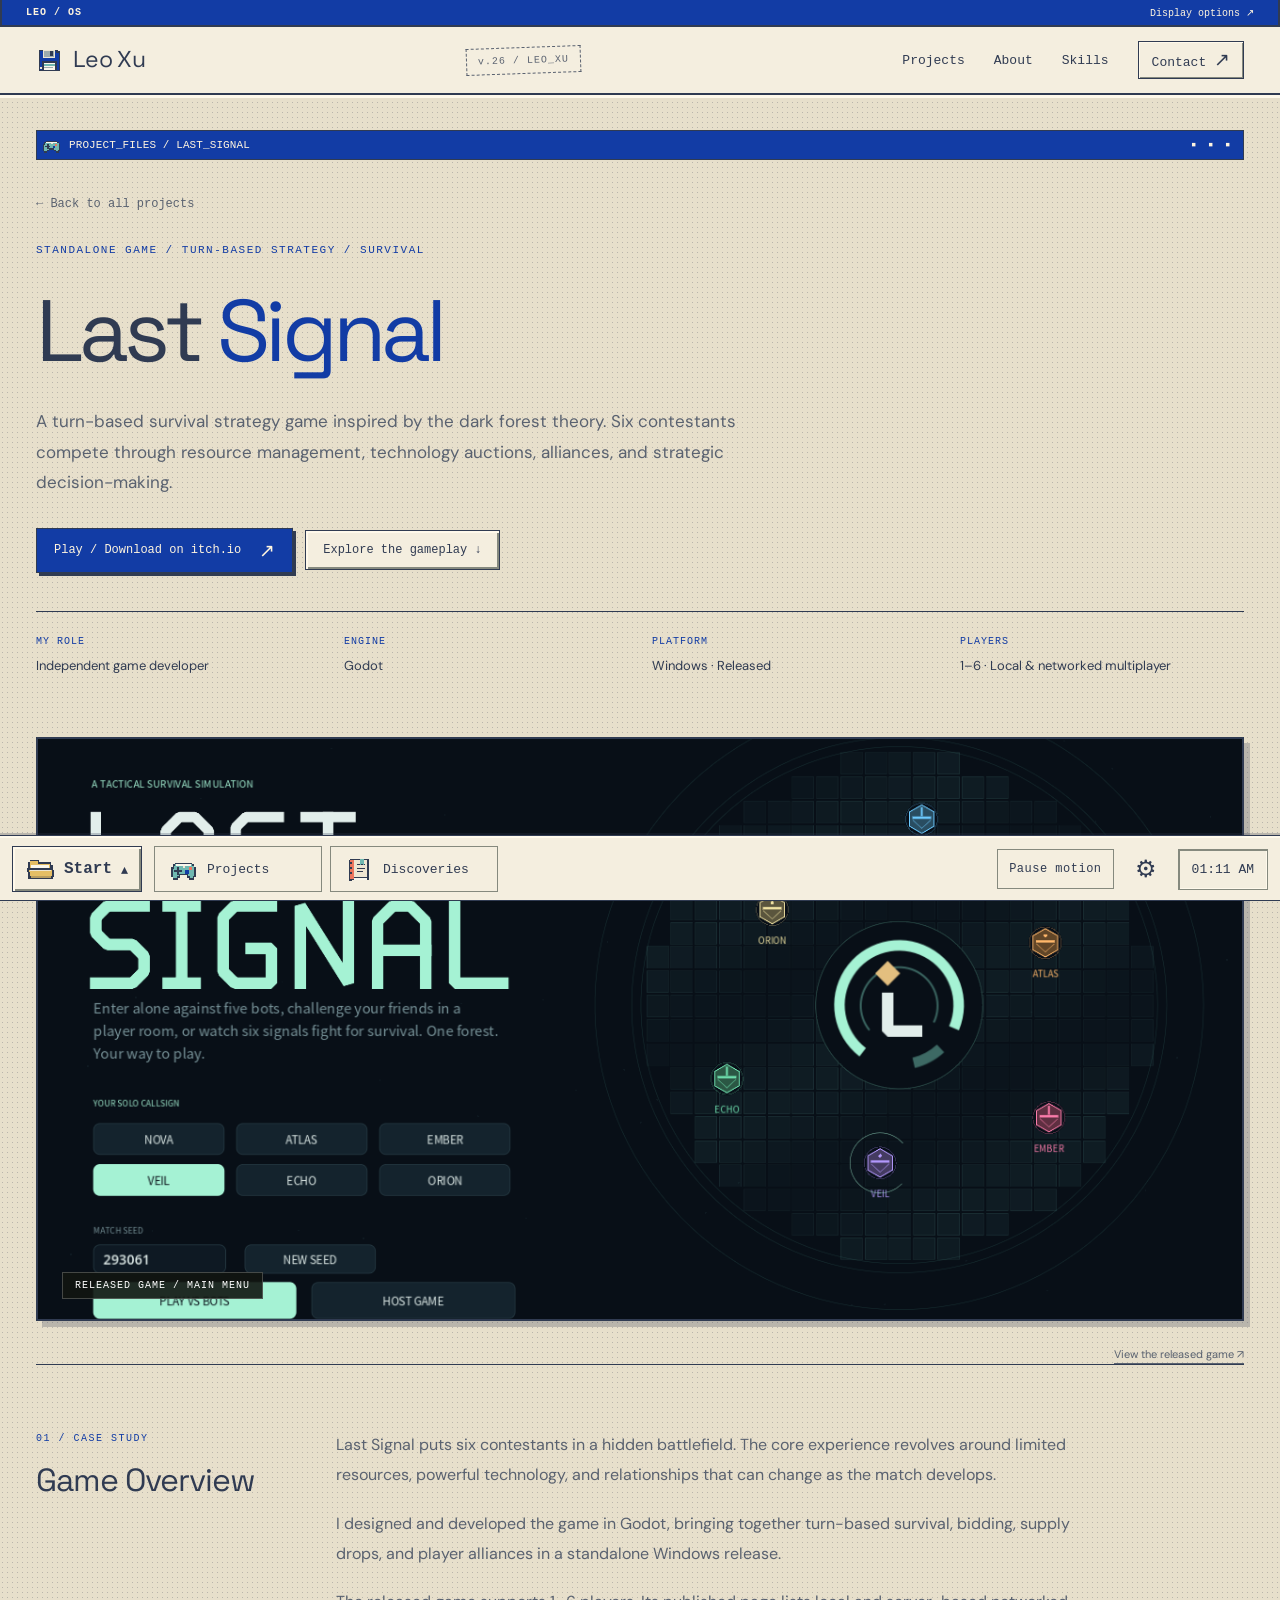
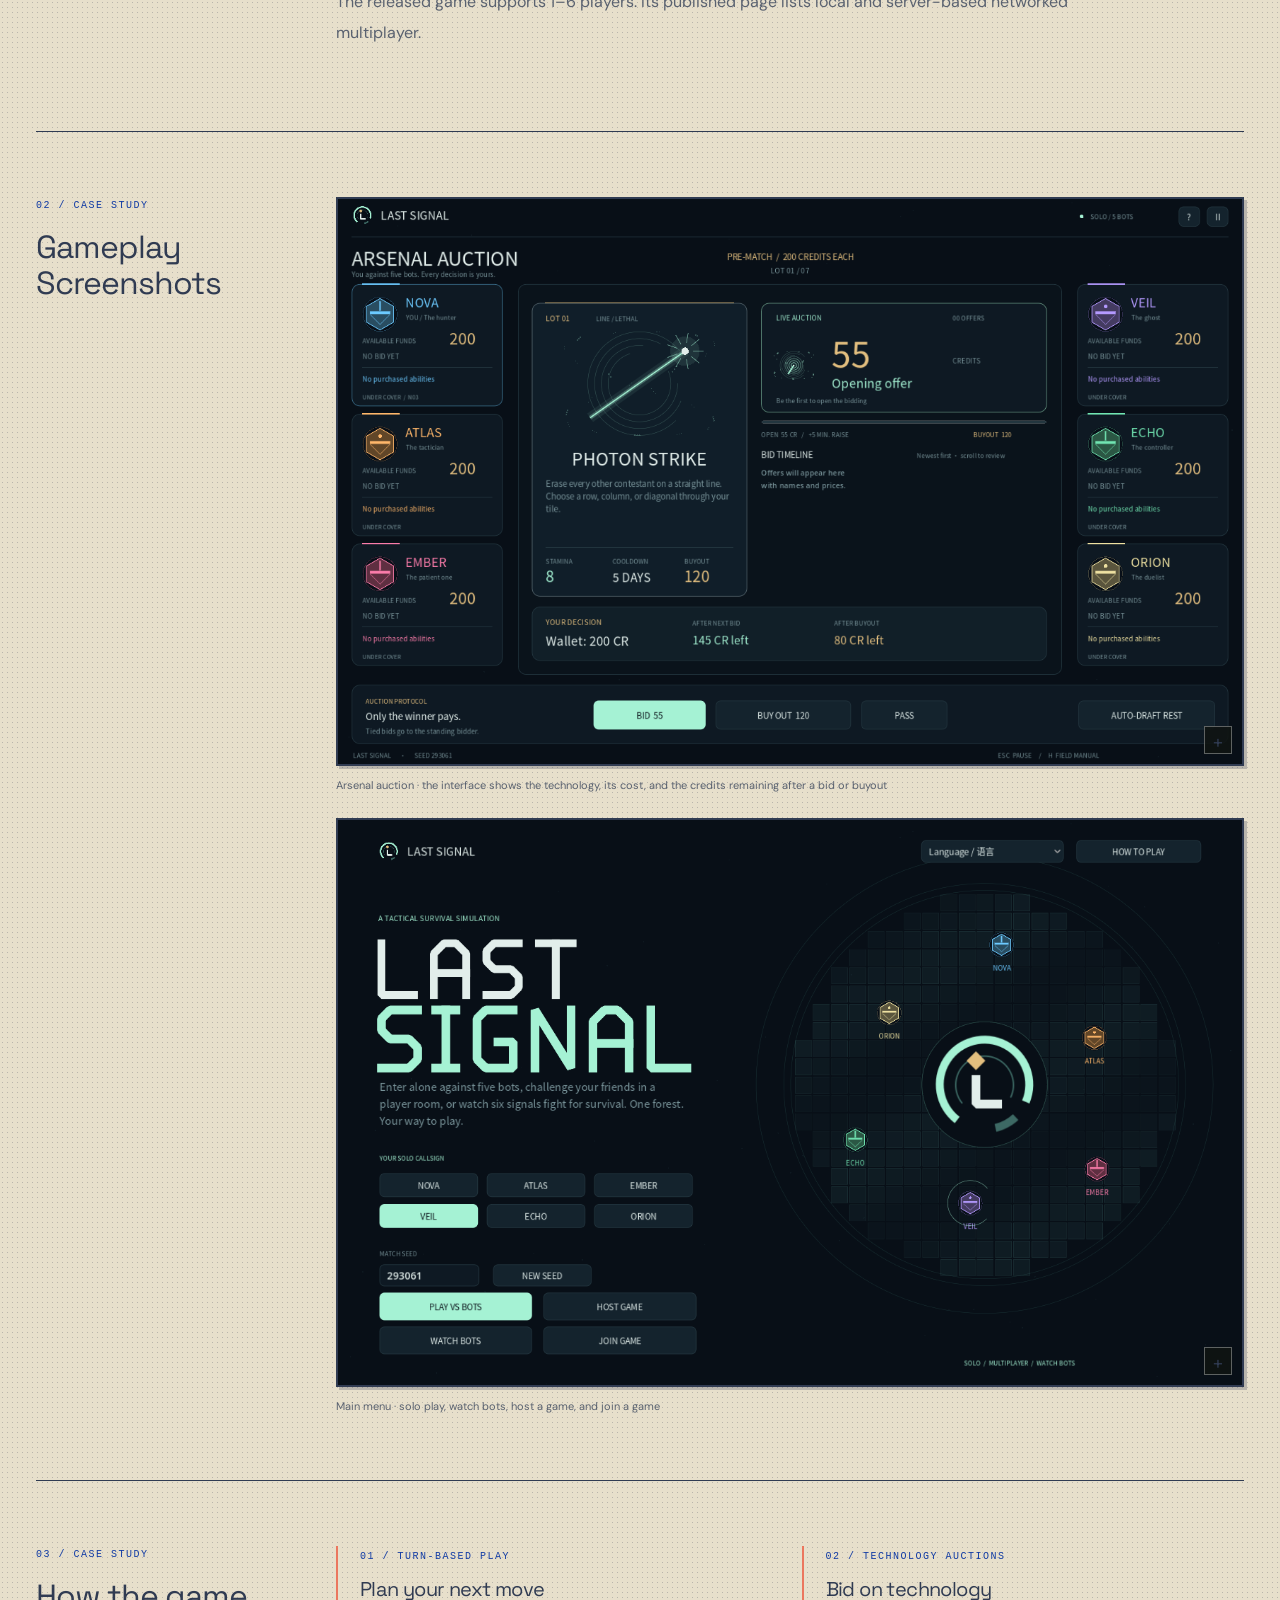
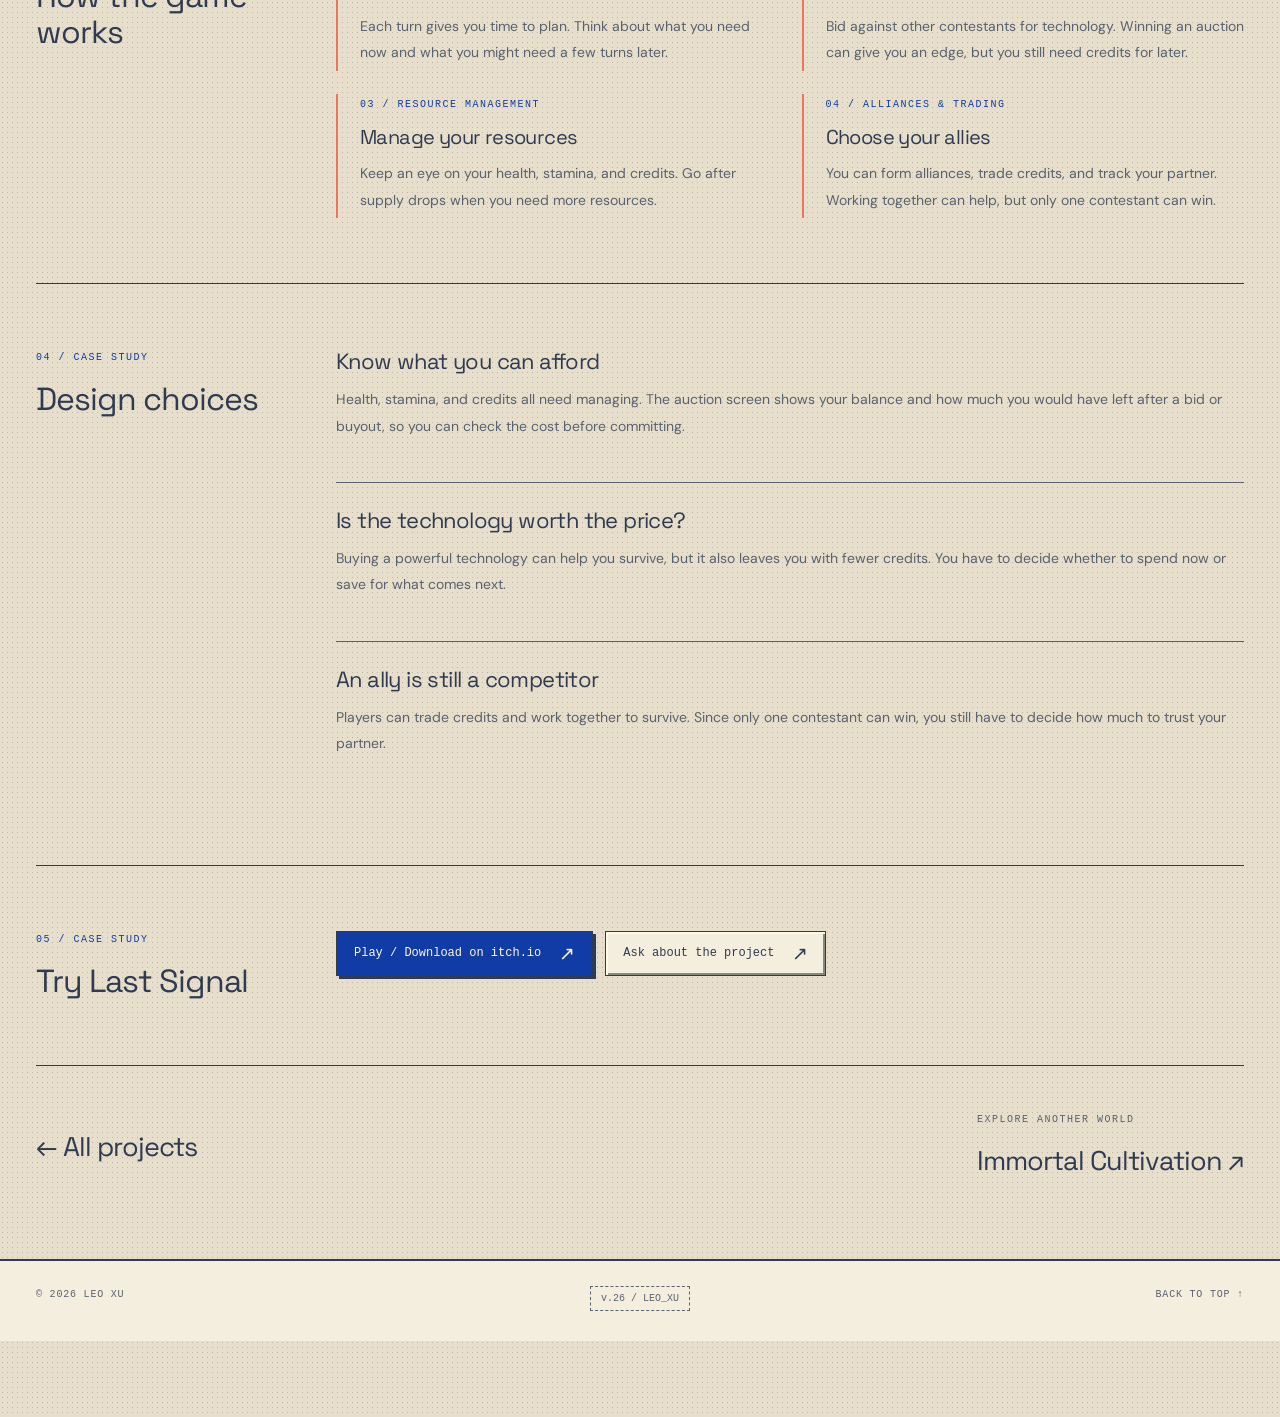
<file: last-signal.html>
<!doctype html>
<html lang="en" data-palette="paper" id="top">
  <head>
    <meta charset="UTF-8" />
    <meta name="viewport" content="width=device-width,initial-scale=1" />
    <meta
      name="description"
      content="A case study of Last Signal, Leo Xu’s Godot survival strategy game for 1–6 players on Windows."
    />
    <meta name="theme-color" content="#101412" />
    <title>Last Signal — Leo Xu</title>
    <link rel="icon" type="image/svg+xml" href="assets/favicon.svg" />
    <link rel="preload" href="assets/space-grotesk.woff2" as="font" type="font/woff2" crossorigin />
    <link rel="stylesheet" href="styles.css" />
    <link rel="stylesheet" href="retro.css" />
    <link rel="stylesheet" href="playground.css" />
    <link rel="stylesheet" href="retro-extras.css" />
    <script src="script.js" defer></script>
    <script src="mines-core.js" defer></script>
    <script src="retro-extras.js" defer></script>
    <script src="terminal-core.js" defer></script>
    <script src="playground.js" defer></script>
    <script src="desktop.js" defer></script>
  </head>
  <body class="case-page signal-case desktop-theme">
    <a class="skip" href="#main">Skip to content</a>
    <header class="site-header">
      <div class="system-strip">
        <span>LEO / OS</span><button type="button" data-app="settings">Display options ↗</button>
      </div>
      <nav class="shell nav-shell" aria-label="Main navigation">
        <a class="brand" href="index.html"
          ><img class="pixel-icon" src="assets/retro/floppy.svg" alt="" width="32" height="32" />Leo
          Xu<span class="accent"></span></a
        ><button
          class="build-stamp"
          type="button"
          data-secret
          aria-label="Inspect the desktop build stamp"
        >
          v.26 / LEO_XU</button
        ><button class="menu-button" type="button" aria-expanded="false" aria-controls="navigation">
          Menu +
        </button>
        <div class="nav-links" id="navigation">
          <a data-section="projects" href="index.html#projects">Projects</a
          ><a data-section="about" href="index.html#about">About</a
          ><a data-section="skills" href="index.html#skills">Skills</a
          ><a class="nav-contact" data-section="contact" href="index.html#contact"
            >Contact <span class="arrow" aria-hidden="true">↗</span></a
          >
        </div>
      </nav>
    </header>
    <main class="shell" id="main">
      <section class="case-hero">
        <div class="section-chrome">
          <img
            class="pixel-icon"
            src="assets/retro/controller.svg"
            alt=""
            width="32"
            height="32"
          /><span>PROJECT_FILES / LAST_SIGNAL</span
          ><span class="chrome-dots" aria-hidden="true">▪ ▪ ▪</span>
        </div>
        <a class="back-link" href="index.html#projects">← Back to all projects</a>
        <p class="eyebrow">STANDALONE GAME / TURN-BASED STRATEGY / SURVIVAL</p>
        <div class="case-title-row">
          <h1>Last <span class="accent">Signal</span></h1>
        </div>
        <p class="lead">
          A turn-based survival strategy game inspired by the dark forest theory. Six contestants
          compete through resource management, technology auctions, alliances, and strategic
          decision-making.
        </p>
        <div class="actions">
          <a
            class="button"
            href="https://m3e660.itch.io/last-signal"
            target="_blank"
            rel="noopener noreferrer"
            >Play / Download on itch.io <span class="arrow" aria-hidden="true">↗</span></a
          ><a class="button secondary" href="#gameplay">Explore the gameplay ↓</a>
        </div>
        <dl class="case-facts">
          <div>
            <dt>My role</dt>
            <dd>Independent game developer</dd>
          </div>
          <div>
            <dt>Engine</dt>
            <dd>Godot</dd>
          </div>
          <div>
            <dt>Platform</dt>
            <dd>Windows · Released</dd>
          </div>
          <div>
            <dt>Players</dt>
            <dd>1–6 · Local &amp; networked multiplayer</dd>
          </div>
        </dl>
      </section>
      <figure class="case-banner">
        <img
          src="assets/signal-1.png"
          alt="The Last Signal main menu with player callsigns, solo play, host game, and join game options"
          width="1279"
          height="799"
          fetchpriority="high"
        />
        <figcaption class="banner-overlay">RELEASED GAME / MAIN MENU</figcaption>
      </figure>
      <p class="case-caption">
        <a href="https://m3e660.itch.io/last-signal" target="_blank" rel="noopener noreferrer"
          >View the released game ↗</a
        >
      </p>
      <section class="case-section">
        <div class="reveal">
          <p class="eyebrow">01 / CASE STUDY</p>
          <h2>Game Overview</h2>
        </div>
        <div class="case-content reveal">
          <p>
            Last Signal puts six contestants in a hidden battlefield. The core experience revolves
            around limited resources, powerful technology, and relationships that can change as the
            match develops.
          </p>
          <p>
            I designed and developed the game in Godot, bringing together turn-based survival,
            bidding, supply drops, and player alliances in a standalone Windows release.
          </p>
          <p>
            The released game supports 1–6 players. Its published page lists local and server-based
            networked multiplayer.
          </p>
        </div>
      </section>
      <div id="gameplay">
        <section class="case-section">
          <div class="reveal">
            <p class="eyebrow">02 / CASE STUDY</p>
            <h2>Gameplay Screenshots</h2>
          </div>
          <div class="case-content reveal">
            <div class="gallery full-width">
              <figure>
                <button
                  type="button"
                  data-lightbox="assets/signal-2.png"
                  data-caption="Arsenal auction · the interface shows the technology, its cost, and the credits remaining after a bid or buyout"
                  aria-label="Enlarge: Last Signal arsenal auction showing Photon Strike, an opening bid, and remaining credit totals"
                >
                  <img
                    src="assets/signal-2.png"
                    alt="Last Signal arsenal auction showing Photon Strike, an opening bid, and remaining credit totals"
                    loading="lazy"
                    decoding="async"
                  /><span class="zoom-mark" aria-hidden="true">+</span>
                </button>
                <figcaption>
                  Arsenal auction · the interface shows the technology, its cost, and the credits
                  remaining after a bid or buyout
                </figcaption>
              </figure>
              <figure>
                <button
                  type="button"
                  data-lightbox="assets/signal-1.png"
                  data-caption="Main menu · solo play, watch bots, host a game, and join a game"
                  aria-label="Enlarge: Last Signal main menu showing solo and multiplayer modes"
                >
                  <img
                    src="assets/signal-1.png"
                    alt="Last Signal main menu showing solo and multiplayer modes"
                    loading="lazy"
                    decoding="async"
                  /><span class="zoom-mark" aria-hidden="true">+</span>
                </button>
                <figcaption>
                  Main menu · solo play, watch bots, host a game, and join a game
                </figcaption>
              </figure>
            </div>
          </div>
        </section>
      </div>
      <section class="case-section">
        <div class="reveal">
          <p class="eyebrow">03 / CASE STUDY</p>
          <h2>How the game works</h2>
        </div>
        <div class="case-content reveal">
          <div class="system-grid">
            <article class="system">
              <span class="mono">01 / TURN-BASED PLAY</span>
              <h3>Plan your next move</h3>
              <p>
                Each turn gives you time to plan. Think about what you need now and what you might
                need a few turns later.
              </p>
            </article>
            <article class="system">
              <span class="mono">02 / TECHNOLOGY AUCTIONS</span>
              <h3>Bid on technology</h3>
              <p>
                Bid against other contestants for technology. Winning an auction can give you an
                edge, but you still need credits for later.
              </p>
            </article>
            <article class="system">
              <span class="mono">03 / RESOURCE MANAGEMENT</span>
              <h3>Manage your resources</h3>
              <p>
                Keep an eye on your health, stamina, and credits. Go after supply drops when you
                need more resources.
              </p>
            </article>
            <article class="system">
              <span class="mono">04 / ALLIANCES &amp; TRADING</span>
              <h3>Choose your allies</h3>
              <p>
                You can form alliances, trade credits, and track your partner. Working together can
                help, but only one contestant can win.
              </p>
            </article>
          </div>
        </div>
      </section>
      <section class="case-section">
        <div class="reveal">
          <p class="eyebrow">04 / CASE STUDY</p>
          <h2>Design choices</h2>
        </div>
        <div class="case-content reveal">
          <article class="decision">
            <h3>Know what you can afford</h3>
            <p>
              Health, stamina, and credits all need managing. The auction screen shows your balance
              and how much you would have left after a bid or buyout, so you can check the cost
              before committing.
            </p>
          </article>
          <article class="decision">
            <h3>Is the technology worth the price?</h3>
            <p>
              Buying a powerful technology can help you survive, but it also leaves you with fewer
              credits. You have to decide whether to spend now or save for what comes next.
            </p>
          </article>
          <article class="decision">
            <h3>An ally is still a competitor</h3>
            <p>
              Players can trade credits and work together to survive. Since only one contestant can
              win, you still have to decide how much to trust your partner.
            </p>
          </article>
        </div>
      </section>
      <section class="case-section">
        <div class="reveal">
          <p class="eyebrow">05 / CASE STUDY</p>
          <h2>Try Last Signal</h2>
        </div>
        <div class="case-content reveal">
          <div class="actions">
            <a
              class="button"
              href="https://m3e660.itch.io/last-signal"
              target="_blank"
              rel="noopener noreferrer"
              >Play / Download on itch.io <span class="arrow" aria-hidden="true">↗</span></a
            ><a class="button secondary" href="index.html#contact"
              >Ask about the project <span class="arrow" aria-hidden="true">↗</span></a
            >
          </div>
        </div>
      </section>
      <div class="project-next">
        <a href="index.html#projects">← All projects</a>
        <div>
          <span class="mono">EXPLORE ANOTHER WORLD</span
          ><a href="immortal-cultivation.html">Immortal Cultivation ↗</a>
        </div>
      </div>
    </main>
    <dialog class="lightbox" aria-label="Project screenshot viewer">
      <div class="lightbox-head">
        <p class="lightbox-caption"></p>
        <button type="button" data-close aria-label="Close screenshot viewer">Close ×</button>
      </div>
      <img alt="" />
      <div class="lightbox-controls">
        <button type="button" data-prev>← Previous</button
        ><span class="lightbox-count" aria-live="polite"></span
        ><button type="button" data-next>Next →</button>
      </div>
    </dialog>
    <footer class="site-footer">
      <div class="shell footer-inner mono">
        <span>© 2026 LEO XU</span
        ><button
          class="footer-build-stamp"
          type="button"
          data-secret
          aria-label="Inspect the desktop build stamp"
        >
          v.26 / LEO_XU</button
        ><a href="#top">BACK TO TOP ↑</a>
      </div>
    </footer>
    <div class="desktop-taskbar">
      <button
        class="launcher-button"
        type="button"
        data-launcher
        aria-controls="tool-launcher"
        aria-expanded="false"
      >
        <img
          class="pixel-icon"
          src="assets/retro/folder.svg"
          alt=""
          width="32"
          height="32"
        /><strong>Start</strong><span>▴</span>
      </button>
      <div class="taskbar-tabs">
        <a href="index.html#projects"
          ><img
            class="pixel-icon"
            src="assets/retro/controller.svg"
            alt=""
            width="32"
            height="32"
          />
          Projects</a
        ><button type="button" data-app="journal">
          <img class="pixel-icon" src="assets/retro/journal.svg" alt="" width="32" height="32" />
          Discoveries
        </button>
      </div>
      <div class="taskbar-end">
        <button class="motion-button" type="button" aria-pressed="false">Pause motion</button
        ><button
          class="taskbar-settings"
          type="button"
          data-app="settings"
          aria-label="Open desktop settings"
        >
          ⚙</button
        ><time class="desktop-clock" aria-label="Local time">--:--</time>
      </div>
      <nav id="tool-launcher" class="tool-launcher" hidden aria-label="Desktop applications">
        <div class="launcher-heading">LEO / OS</div>
        <button type="button" class="desktop-shortcut" data-app="signals">
          <img
            class="pixel-icon"
            src="assets/retro/controller.svg"
            alt=""
            width="32"
            height="32"
          /><span>Signal Hunt</span></button
        ><button type="button" class="desktop-shortcut" data-app="paint">
          <img class="pixel-icon" src="assets/retro/paint.svg" alt="" width="32" height="32" /><span
            >Pixel Paint</span
          ></button
        ><button type="button" class="desktop-shortcut" data-app="music">
          <img class="pixel-icon" src="assets/retro/music.svg" alt="" width="32" height="32" /><span
            >Music Lab</span
          ></button
        ><button type="button" class="desktop-shortcut" data-app="terminal">
          <img
            class="pixel-icon"
            src="assets/retro/terminal.svg"
            alt=""
            width="32"
            height="32"
          /><span>Terminal</span></button
        ><button type="button" class="desktop-shortcut" data-app="mines">
          <img class="pixel-icon" src="assets/retro/mines.svg" alt="" width="32" height="32" /><span
            >Minesweeper</span
          ></button
        ><button type="button" class="desktop-shortcut" data-app="saver">
          <img
            class="pixel-icon"
            src="assets/retro/screensaver.svg"
            alt=""
            width="32"
            height="32"
          /><span>Screen Saver</span></button
        ><button type="button" class="desktop-shortcut" data-app="buddy">
          <img
            class="pixel-icon"
            src="assets/retro/paperclip.svg"
            alt=""
            width="32"
            height="32"
          /><span>Office Buddy</span></button
        ><button type="button" class="desktop-shortcut" data-app="errors">
          <img class="pixel-icon" src="assets/retro/error.svg" alt="" width="32" height="32" /><span
            >Error Lab</span
          ></button
        ><button type="button" class="desktop-shortcut" data-app="journal">
          <img
            class="pixel-icon"
            src="assets/retro/journal.svg"
            alt=""
            width="32"
            height="32"
          /><span>Discoveries</span></button
        ><button type="button" class="desktop-shortcut" data-app="settings">
          <img
            class="pixel-icon"
            src="assets/retro/folder.svg"
            alt=""
            width="32"
            height="32"
          /><span>Desktop settings</span>
        </button>
      </nav>
    </div>
    <div id="desktop-fx" aria-hidden="true"></div>
  </body>
</html>
</file>
<file: styles.css>
@font-face{font-family:Space;src:url('assets/space-grotesk.woff2') format('woff2');font-weight:400 700;font-display:swap}
@font-face{font-family:DM;src:url('assets/dm-sans.woff2') format('woff2');font-weight:400 700;font-display:swap}
:root{color-scheme:dark;--bg:#101412;--panel:#191e1b;--ink:#f0f1e9;--muted:#a5aea6;--line:#303831;--accent:#d1e8a0;--gold:#dfbd7d;--cyan:#9de5dc;--radius:12px;--display:Space,'Segoe UI',sans-serif;--body:DM,'Segoe UI',sans-serif}
*{box-sizing:border-box}html{scroll-behavior:smooth;scroll-padding-top:100px}body{margin:0;background:var(--bg);color:var(--ink);font-family:var(--body);font-size:16px;line-height:1.7}button,a{-webkit-tap-highlight-color:transparent}button,input{font:inherit}button{color:inherit;cursor:pointer}a{color:inherit;text-underline-offset:5px;text-decoration-thickness:1px}img,video,svg{max-width:100%;display:block}img{height:auto}button:focus-visible,a:focus-visible,input:focus-visible,video:focus-visible{outline:2px solid var(--accent);outline-offset:6px}::selection{background:var(--accent);color:var(--bg)}[hidden]{display:none!important}.shell{width:min(1200px,calc(100% - 96px));margin-inline:auto}.skip{position:fixed;top:-100px;left:20px;background:var(--accent);color:var(--bg);padding:12px 18px;z-index:100}.skip:focus{top:12px}.mono,.eyebrow{font-family:Consolas,'Courier New',monospace;font-size:11px;letter-spacing:1.5px;text-transform:uppercase}.eyebrow{color:var(--accent);display:flex;gap:14px;align-items:center;margin:0 0 22px}.eyebrow:before{content:'';width:22px;height:1px;background:currentColor}h1,h2,h3,h4{font-family:var(--display);font-weight:500;line-height:1.12;margin:0;letter-spacing:-.04em}h2{font-size:clamp(34px,4vw,52px)}h3{font-size:28px}p{margin:0 0 18px}.muted{color:var(--muted)}.accent{color:var(--accent)}.small{font-size:13px}.arrow{display:inline-block;font-family:Arial,sans-serif;font-size:19px;line-height:1;transition:transform .2s}.button:hover .arrow,.text-link:hover .arrow{transform:translate(3px,-2px)}
.site-header{position:sticky;top:0;z-index:30;background:#101412f5;border-bottom:1px solid var(--line)}.nav-shell{height:80px;display:flex;align-items:center;justify-content:space-between;gap:30px}.brand{display:flex;align-items:center;gap:12px;text-decoration:none;font-family:var(--display);font-size:20px;letter-spacing:-.7px}.brand-mark{width:30px;height:30px;border:1px solid #5c6c55;display:grid;place-items:center;font-size:13px;transform:rotate(-8deg);color:var(--accent)}.brand-mark span{transform:rotate(8deg)}.nav-links{display:flex;align-items:center;gap:33px;height:100%}.nav-links a{font-size:13px;text-decoration:none;color:var(--muted);position:relative;padding:29px 0}.nav-links a:after{content:'';position:absolute;bottom:16px;left:0;width:100%;height:2px;background:var(--accent);transform:scaleX(0);transform-origin:left;transition:transform .25s}.nav-links a:hover,.nav-links a[aria-current]{color:var(--ink)}.nav-links a[aria-current]:after{transform:scaleX(1)}.nav-links .nav-contact{padding:8px 15px;border:1px solid #56614e;border-radius:4px;color:var(--accent)}.nav-links .nav-contact:after{display:none}.nav-contact:hover{background:#222c1c}.menu-button{display:none;background:none;border:1px solid var(--line);padding:7px 12px}.header-note{color:#8c968e;font-size:10px;letter-spacing:1px}
.hero{position:relative;min-height:650px;display:grid;grid-template-columns:1fr 1fr;align-items:center;padding-top:58px;padding-bottom:65px;isolation:isolate}.hero-copy{position:relative;z-index:2}.hero .eyebrow{margin-bottom:28px}.hero h1{font-size:clamp(86px,10.2vw,146px);font-weight:500;letter-spacing:-.075em;line-height:1}.hero-role{font-family:var(--display);font-size:clamp(22px,2.5vw,31px);letter-spacing:-.8px;margin:20px 0}.hero-description{max-width:470px;color:var(--muted);font-size:16px;line-height:1.9}.hero-skills{color:#a9b79e;font-family:Consolas,monospace;font-size:11px;letter-spacing:.1px;margin:22px 0 28px}.actions{display:flex;flex-wrap:wrap;align-items:center;gap:12px}.button{display:inline-flex;align-items:center;justify-content:center;gap:24px;padding:13px 22px;background:var(--accent);color:#15200e;text-decoration:none;font-size:13px;font-weight:600;border:1px solid var(--accent);border-radius:4px;line-height:1.4;transition:background .2s,transform .2s,border-color .2s}.button:hover{background:#e1f5b7;border-color:#e1f5b7;transform:translateY(-2px)}.button.secondary{background:transparent;color:var(--ink);border-color:#465044}.button.secondary:hover{background:#22291f;border-color:#8c9a7e}.text-link{display:inline-flex;align-items:center;gap:12px;font-size:13px;text-decoration:none;border-bottom:1px solid #78846c;padding-bottom:3px;line-height:1.7}.hero-art{position:relative;width:115%;margin-left:-5%;align-self:center}.hero-art svg{width:100%;overflow:visible}.world-float{transform-origin:350px 240px;animation:float 7s ease-in-out infinite}.world-spark{animation:spark 5s ease-in-out infinite;animation-delay:var(--delay,0s)}.hero-art-label{position:absolute;left:12%;bottom:8%;color:#74866c;font:10px Consolas,monospace;letter-spacing:2px}.motion-button{background:none;color:var(--muted);border:0;border-bottom:1px solid var(--line);padding:4px 0;font:10px Consolas,monospace;letter-spacing:.5px;position:absolute;bottom:10px;right:20px}.hero-bottom{display:flex;justify-content:space-between;align-items:center;border-top:1px solid var(--line);padding:19px 0;color:#97a18f;font-size:10px;letter-spacing:1.2px}.hero-bottom a{text-decoration:none}.hero-bottom span:first-child{display:flex;gap:9px;align-items:center}.status-dot{display:inline-block;width:5px;height:5px;border-radius:50%;background:var(--accent)}
.section{padding:106px 0}.section-top{display:flex;justify-content:space-between;align-items:flex-end;gap:28px;margin-bottom:42px}.section-top .eyebrow{margin-bottom:15px}.section-top>p{font-size:14px;color:var(--muted);max-width:330px;margin:0}.section-number{color:#66745f}.project-feature{border:1px solid var(--line);border-radius:var(--radius);background:#191b1c;overflow:hidden;position:relative;margin-bottom:34px;isolation:isolate;--spot:rgba(223,189,125,.09)}.project-feature:before{content:'';pointer-events:none;position:absolute;inset:0;background:radial-gradient(480px circle at var(--mouse-x,40%) var(--mouse-y,30%),var(--spot),transparent 70%);opacity:0;transition:opacity .5s;z-index:-1}.project-feature:hover:before{opacity:1}.project-feature.cultivation{--accent:var(--gold);border-color:#494030;background:#1c1a20}.project-feature.signal{--accent:var(--cyan);--spot:rgba(157,229,220,.09);border-color:#30484a;background:#101e24}.feature-body{display:grid;grid-template-columns:1.2fr 1fr}.feature-visual{padding:24px 0 24px 24px;display:flex;flex-direction:column}.feature-image{position:relative;overflow:hidden;border-radius:6px;flex:1;min-height:330px;background:#101316}.feature-image img{width:100%;height:100%;position:absolute;object-fit:cover;transition:transform .8s cubic-bezier(.2,.7,.1,1)}.project-feature:hover .feature-image img{transform:scale(1.025)}.feature-image .image-marker{position:absolute;bottom:15px;left:15px;background:#101412df;padding:6px 11px;font-size:10px;letter-spacing:1px;color:white;border:1px solid #ffffff24;z-index:2}.feature-image .corner-link{position:absolute;right:15px;top:15px;width:35px;height:35px;background:#101412dc;border:1px solid #ffffff35;display:grid;place-items:center;border-radius:50%;text-decoration:none;color:white;z-index:2}.feature-image .corner-link:hover{background:var(--accent);color:var(--bg)}.feature-caption{display:flex;justify-content:space-between;gap:16px;font-size:10px;color:#b2ada4;margin-top:13px}.feature-caption a{color:inherit}.feature-copy{padding:35px 34px;display:flex;flex-direction:column;justify-content:center}.project-index{font:10px Consolas,monospace;color:var(--accent);text-transform:uppercase;letter-spacing:1.7px;margin-bottom:19px}.feature-copy h3{font-size:clamp(29px,3vw,39px);letter-spacing:-1.5px}.cn{font-size:.6em;font-family:serif;color:var(--gold);letter-spacing:.1em;vertical-align:middle;white-space:nowrap}.feature-copy .description{font-size:14px;line-height:1.8;color:#bbc0b9;margin:20px 0}.tags{display:flex;gap:6px;flex-wrap:wrap}.tag{font:10px Consolas,monospace;border:1px solid #ffffff26;padding:4px 9px;border-radius:3px;color:#c5cdbd;line-height:1.5}.feature-role{font-size:12px;color:#adb5aa;margin:18px 0 22px}.feature-role strong{color:var(--ink);font-weight:500}.feature-copy .actions{gap:16px}.feature-copy .button{padding:11px 15px;gap:15px}.feature-copy .text-link{font-size:12px}.feature-footer{display:flex;border-top:1px solid #ffffff15;padding:19px 24px;gap:30px;align-items:center;justify-content:space-between}.feature-metrics{display:flex;gap:28px}.metric{font-size:10px;color:#b3b8ab}.metric strong{font-family:var(--display);font-size:22px;font-weight:500;color:var(--ink);margin-right:6px}.feature-footer>.mono{color:var(--accent);font-size:10px;letter-spacing:.5px}.feature-footer .source-link{font-size:11px;color:#bbc1b5;white-space:nowrap}.section-divider{border-top:1px solid var(--line)}
.additional-grid{display:grid;grid-template-columns:repeat(2,1fr);gap:34px 28px}.project-card{border-bottom:1px solid var(--line);padding-bottom:28px;transition:transform .3s}.project-card:hover{transform:translateY(-4px)}.card-media{display:block;position:relative;aspect-ratio:1.9;overflow:hidden;background:#202722;border-radius:8px;border:1px solid var(--line);margin-bottom:21px}.card-media img{width:100%;height:100%;object-fit:cover;transition:transform .6s}.card-media:hover img{transform:scale(1.035)}.card-media.advent img{object-position:top}.media-label{position:absolute;bottom:10px;left:12px;font:9px Consolas,monospace;letter-spacing:.7px;padding:4px 8px;color:#e9eee6;background:#121714eb;border:1px solid #ffffff20}.card-category{font:10px Consolas,monospace;letter-spacing:1px;text-transform:uppercase;color:var(--accent);margin-bottom:10px}.card-title{display:flex;align-items:flex-start;justify-content:space-between;gap:20px;margin-bottom:14px}.card-title h3{font-size:23px;letter-spacing:-.6px}.card-title a{text-decoration:none}.card-title a:hover{color:var(--accent)}.card-title>.arrow{color:var(--accent)}.project-card>p{font-size:14px;line-height:1.85;color:var(--muted);max-width:520px}.contribution{font-size:12px;color:#c0c8bb;margin:18px 0}.contribution strong{color:var(--ink);font-weight:500}.project-card .tags{margin-top:20px}.eye-graphic{width:100%;height:100%;background:#222b2b}.project-card .no-link{font-size:11px;color:#9da797;margin-top:18px}
.process{padding:84px 0;background:#dce4ce;color:#1d2719}.process .eyebrow{color:#4d6240}.process h2{max-width:500px}.process .section-top>p{color:#4d5847}.process-track{display:grid;grid-template-columns:repeat(4,1fr);margin-top:45px}.process-step{padding:25px 26px 0 0;border-top:1px solid #8c9b7f;position:relative}.process-step:before{content:'';position:absolute;top:-4px;left:0;width:7px;height:7px;background:#405135;border-radius:50%}.process-step .mono{color:#526447;font-size:11px}.process-step h3{font-size:23px;margin:16px 0 12px;letter-spacing:-.5px}.process-step p{font-size:13px;color:#4b5645;line-height:1.9;margin:0;max-width:225px}
.about-grid{display:grid;grid-template-columns:.9fr 1.1fr;gap:90px}.about-heading h2{font-size:48px;line-height:1.16;max-width:370px}.about-stamp{margin-top:38px;border:1px solid #4a5741;width:110px;height:110px;border-radius:50%;display:flex;flex-direction:column;align-items:center;justify-content:center;transform:rotate(-12deg);font-size:10px;letter-spacing:1px;color:var(--accent)}.about-stamp strong{font-family:var(--display);font-size:37px;font-weight:500;letter-spacing:-3px;line-height:1.1}.about-copy p{color:#b8c1b3;font-size:16px;line-height:1.95}.about-copy p:first-child{font-size:22px;line-height:1.6;color:var(--ink);letter-spacing:-.4px}.about-facts{display:grid;grid-template-columns:1fr 1fr;gap:18px;padding-top:24px;margin-top:24px;border-top:1px solid var(--line)}.about-facts dt{font:10px Consolas,monospace;letter-spacing:1px;color:#819277;text-transform:uppercase}.about-facts dd{font-size:13px;margin:8px 0 0;line-height:1.7}.skills-list{border-top:1px solid var(--line)}.skill-row{display:grid;grid-template-columns:50px 1fr 1.6fr;gap:22px;align-items:center;border-bottom:1px solid var(--line);padding:27px 0}.skill-row>.mono{color:#819277}.skill-row h3{font-size:20px;letter-spacing:-.4px}.skill-row p{margin:0;font-size:14px;color:#b3bcae}.skill-row small{font-size:11px;color:#7e8b79}.contact-section{padding:80px 0 90px}.contact-box{padding:58px 60px;border:1px solid #48523f;border-radius:12px;position:relative;overflow:hidden;background:#1a2218;display:grid;grid-template-columns:1.2fr 1fr;gap:50px}.contact-box h2{font-size:clamp(36px,4.2vw,54px);line-height:1.1}.contact-box>div>p{max-width:450px;color:#acb9a1;margin-top:20px;font-size:14px}.contact-details{align-self:center}.email-link{display:inline-block;font-family:var(--display);font-size:clamp(17px,2vw,25px);letter-spacing:-.6px;color:var(--accent);overflow-wrap:anywhere;margin-bottom:23px}.copy-button{background:none;border:0;border-bottom:1px solid #738366;color:#c1cdb7;padding:4px 0;font-size:12px}.contact-details .actions{gap:20px}.contact-links{display:flex;gap:22px;margin-top:24px;font-size:11px;color:#9eac94}.contact-status{min-height:22px;font-size:12px;color:var(--accent);margin:12px 0 0!important}.email-fallback{width:100%;padding:9px;background:#101412;border:1px solid var(--accent);color:var(--ink);font-size:14px}.site-footer{border-top:1px solid var(--line);padding:25px 0 30px}.footer-inner{display:flex;justify-content:space-between;gap:20px;color:#86937e;font-size:10px;letter-spacing:.8px}.footer-inner a{text-decoration:none}.footer-inner a:hover{color:var(--accent)}
.case-page{--accent:var(--gold)}.case-page.signal-case{--accent:var(--cyan)}.case-hero{padding-top:50px;padding-bottom:60px}.back-link{display:inline-flex;gap:12px;text-decoration:none;color:var(--muted);font-size:12px;margin-bottom:48px}.back-link:hover{color:var(--accent)}.case-title-row{display:flex;justify-content:space-between;align-items:flex-end;gap:40px}.case-hero h1{font-size:clamp(46px,6.7vw,88px);max-width:850px;letter-spacing:-.055em}.case-hero .lead{font-size:18px;color:#b8c0b0;max-width:750px;line-height:1.8;margin:27px 0 30px}.case-facts{display:grid;grid-template-columns:repeat(4,1fr);border-top:1px solid var(--line);padding-top:24px;margin:38px 0 0;gap:24px}.case-facts dt{font:10px Consolas,monospace;color:var(--accent);letter-spacing:1px;text-transform:uppercase}.case-facts dd{margin:8px 0 0;font-size:13px}.case-banner{margin:0 0 24px;position:relative;border:1px solid #524630;border-radius:8px;overflow:hidden;background:#141a1b}.signal-case .case-banner{border-color:#2f5151}.case-banner>img{width:100%;max-height:580px;object-fit:cover}.case-banner .banner-overlay{position:absolute;bottom:20px;left:24px;padding:7px 12px;border:1px solid #ffffff38;background:#111611e6;font:10px Consolas,monospace;letter-spacing:1px;color:white}.case-caption{font-size:11px;color:var(--muted);margin-bottom:0;display:flex;justify-content:space-between;gap:20px}.case-section{display:grid;grid-template-columns:240px 1fr;gap:60px;padding:65px 0;border-top:1px solid var(--line)}.case-section h2{font-size:32px;letter-spacing:-1px}.case-section .eyebrow{font-size:10px;margin-bottom:16px}.case-content>p{font-size:16px;color:#b9c1b2;line-height:1.9;max-width:780px}.case-content h3{font-size:23px;margin-bottom:15px;letter-spacing:-.6px}.case-content ul{color:#b9c1b2;font-size:14px;line-height:1.9;padding-left:19px}.case-content li{padding-left:5px;margin-bottom:8px}.case-content li::marker{color:var(--accent)}.system-grid{display:grid;grid-template-columns:1fr 1fr;gap:23px}.system{border-left:2px solid #57604c;padding:2px 0 5px 22px}.system h3{font-size:20px;margin-bottom:12px}.system p{font-size:14px;color:#abb6a3;line-height:1.9;margin:0}.system .mono{color:var(--accent);display:block;margin-bottom:13px;font-size:10px}.system.wide{grid-column:1/-1}.decision{border-top:1px solid var(--line);padding:25px 0}.decision:first-child{border-top:0;padding-top:0}.decision h3{font-size:22px;margin-bottom:12px}.decision p{font-size:14px;color:#b9c1b2;line-height:1.9}.evidence-link{font-size:11px;color:var(--accent)}.game-video{width:100%;aspect-ratio:16/9;background:#080c09;border:1px solid var(--line);border-radius:6px}.media-note{color:#97a18e;font-size:11px;margin-top:12px;line-height:1.8}.gallery{display:grid;grid-template-columns:1fr 1fr;gap:24px}.gallery figure{margin:0}.gallery button{display:block;position:relative;width:100%;padding:0;background:#181e19;border:1px solid var(--line);border-radius:6px;overflow:hidden;cursor:zoom-in}.gallery button img{width:100%;aspect-ratio:16/10;object-fit:cover;transition:transform .45s}.gallery button:hover img{transform:scale(1.035)}.gallery button .zoom-mark{position:absolute;right:10px;bottom:10px;background:#101412dd;border:1px solid #ffffff55;width:28px;height:28px;display:grid;place-items:center;font-size:18px}.gallery figcaption{font-size:11px;color:#a3af9b;line-height:1.6;margin-top:11px}.gallery.full-width{grid-template-columns:1fr}.gallery.full-width button img{aspect-ratio:auto;object-fit:contain}.project-next{display:flex;justify-content:space-between;align-items:center;gap:30px;border-top:1px solid var(--line);padding:45px 0 75px}.project-next .mono{color:var(--muted);font-size:10px;margin-bottom:10px;display:block}.project-next a{font-family:var(--display);font-size:27px;letter-spacing:-1px;text-decoration:none}.project-next a:hover{color:var(--accent)}
.lightbox{width:min(1150px,calc(100% - 32px));max-height:94svh;background:#111612;border:1px solid #65715b;border-radius:8px;padding:18px;color:var(--ink)}.lightbox::backdrop{background:#060a08ed}.lightbox-head{display:flex;align-items:center;justify-content:space-between;gap:20px;margin-bottom:14px}.lightbox-head p{font-size:12px;color:var(--muted);margin:0}.lightbox button{border:1px solid #536049;background:#1f281a;padding:7px 14px;font-size:12px}.lightbox>img{max-width:100%;max-height:72svh;object-fit:contain;margin:auto}.lightbox-controls{display:flex;justify-content:space-between;margin-top:14px;gap:20px;align-items:center}.lightbox-controls span{font:11px Consolas,monospace;color:var(--muted)}
.reveal.is-pending{opacity:0;transform:translateY(22px)}.reveal{transition:opacity .7s ease,transform .7s cubic-bezier(.2,.65,.3,1)}.reveal.is-visible{opacity:1;transform:none}.motion-off *, .motion-off *:before, .motion-off *:after{animation:none!important;transition:none!important;scroll-behavior:auto!important}.motion-off .reveal{opacity:1!important;transform:none!important}@keyframes float{0%,100%{transform:translateY(0)}50%{transform:translateY(-11px)}}@keyframes spark{0%,100%{opacity:.3}50%{opacity:.9}}
@media(min-width:1600px){.shell{width:min(1360px,calc(100% - 140px))}.hero{min-height:740px}.hero h1{font-size:160px}.hero-description{font-size:18px;max-width:520px}.hero-art{width:108%}.feature-image{min-height:390px}.feature-copy{padding:46px}.hero-role{font-size:36px}}
@media(max-width:1100px){.shell{width:calc(100% - 64px)}.header-note{display:none}.hero{min-height:610px}.hero-art{width:115%;margin-left:-6%}.hero h1{font-size:105px}.feature-body{grid-template-columns:1.1fr 1fr}.feature-copy{padding:28px 25px}.feature-copy h3{font-size:31px}.feature-footer{gap:20px;flex-wrap:wrap}.feature-footer>.mono{display:none}.feature-copy .actions{align-items:flex-start;flex-direction:column;gap:18px}.feature-image{min-height:360px}.about-grid{gap:45px}.contact-box{padding:40px;gap:30px}.case-section{grid-template-columns:190px 1fr;gap:35px}}
@media(max-width:800px){.shell{width:calc(100% - 40px)}.nav-shell{height:70px}.nav-links{gap:23px}.nav-links a{font-size:12px;padding:23px 0}.nav-links a:after{bottom:11px}.hero{min-height:580px;padding:58px 0 48px;grid-template-columns:1.1fr .9fr}.hero h1{font-size:86px}.hero-role{font-size:22px}.hero-description{font-size:14px}.hero-art{width:135%;margin-left:-20%}.hero-skills{font-size:10px;max-width:300px;line-height:1.9}.hero .button{padding:12px 16px;gap:14px}.hero-art-label{display:none}.hero-bottom{font-size:9px;gap:20px}.section{padding:78px 0}.section-top{align-items:flex-start;gap:25px}.section-top>p{font-size:12px;max-width:245px}.feature-body{grid-template-columns:1fr}.feature-visual{padding:18px 18px 0}.feature-image{min-height:0;aspect-ratio:1.8;flex:auto}.feature-copy{padding:28px}.feature-copy .actions{flex-direction:row;align-items:center}.feature-copy h3{font-size:35px}.feature-copy .description{max-width:590px}.feature-role{margin:16px 0 23px}.feature-caption{margin:10px 0 0}.feature-footer{padding:17px 28px}.feature-metrics{gap:22px}.metric strong{font-size:20px}.additional-grid{gap:28px 22px}.card-title h3{font-size:20px}.project-card>p{font-size:13px}.card-category{font-size:9px}.card-media{aspect-ratio:1.6}.process{padding:65px 0}.process-step{padding-right:20px}.process-step h3{font-size:20px}.process-step p{font-size:12px}.about-grid{grid-template-columns:.8fr 1.2fr;gap:30px}.about-heading h2{font-size:38px}.about-copy p{font-size:14px}.about-copy p:first-child{font-size:19px}.skill-row{grid-template-columns:30px 1fr 1.4fr;gap:15px}.skill-row h3{font-size:17px}.skill-row p{font-size:12px}.contact-box{padding:35px;grid-template-columns:1fr;gap:28px}.contact-box h2{font-size:44px}.email-link{font-size:24px}.case-facts{grid-template-columns:1fr 1fr;row-gap:25px}.case-section{grid-template-columns:1fr;gap:26px;padding:48px 0}.case-section h2{font-size:30px}.case-section .eyebrow{margin-bottom:10px}.case-title-row{align-items:flex-start;flex-direction:column;gap:25px}.case-hero h1{font-size:56px}.case-hero .lead{font-size:16px}.back-link{margin-bottom:34px}.gallery{gap:18px}.case-content>p{font-size:15px}}
@media(max-width:560px){html{scroll-padding-top:85px}.shell{width:calc(100% - 36px)}.brand{font-size:18px}.brand-mark{width:27px;height:27px;font-size:12px}.menu-button{display:block}.nav-links{display:none;position:absolute;top:70px;left:0;width:100%;height:auto;background:#171e16;border-bottom:1px solid #57654d;padding:12px 24px 22px;flex-direction:column;align-items:stretch;gap:0}.nav-links.is-open{display:flex}.nav-links a{padding:15px 0;font-size:14px}.nav-links a:after{bottom:8px;width:26px}.nav-links .nav-contact{margin-top:8px;padding:12px}.hero{display:flex;flex-direction:column;align-items:stretch;padding-top:48px;padding-bottom:15px;min-height:0}.hero .eyebrow{font-size:9px;margin-bottom:22px}.hero h1{font-size:clamp(76px,25.5vw,100px)}.hero-role{font-size:clamp(20px,6.2vw,24px);margin:18px 0}.hero-description{font-size:15px;max-width:420px}.hero-skills{max-width:none;font-size:10px;margin:20px 0 27px}.hero-copy .actions{gap:10px}.hero-art{width:100%;margin:16px 0 -3px;max-width:440px;align-self:center}.hero-art svg{max-height:300px}.motion-button{bottom:6px;right:0;font-size:9px}.hero-bottom{font-size:8px;line-height:1.8;padding:18px 0;letter-spacing:.5px}.hero-bottom .desktop-only{display:none}.section{padding:65px 0}.section-top{display:block;margin-bottom:29px}.section-top>p{max-width:330px;margin-top:18px;font-size:13px}.eyebrow{font-size:10px;margin-bottom:18px}.section-top h2{font-size:36px}.feature-copy{padding:24px 20px}.feature-copy h3{font-size:30px}.feature-copy .description{font-size:13px;margin:17px 0}.feature-visual{padding:12px 12px 0}.feature-image{aspect-ratio:1.45}.signal .feature-image img{object-fit:contain;background:#080f15}.feature-caption{font-size:9px;gap:10px}.feature-copy .button{font-size:12px}.feature-copy .text-link{font-size:11px}.feature-footer{padding:16px 20px;gap:15px}.feature-metrics{gap:15px;width:100%;justify-content:space-between}.metric{font-size:9px;max-width:100px}.metric strong{display:block;margin:0;font-size:23px}.project-index{font-size:9px;margin-bottom:15px}.feature-role{font-size:11px}.project-feature{margin-bottom:24px}.additional-grid{grid-template-columns:1fr;gap:33px}.card-media{aspect-ratio:1.8}.card-title h3{font-size:23px}.project-card>p{font-size:14px}.process-track{grid-template-columns:1fr;margin-top:28px}.process-step{border-top:0;border-left:1px solid #8c9b7f;padding:0 0 30px 27px}.process-step:last-child{padding-bottom:0}.process-step:before{left:-4px;top:7px}.process-step h3{font-size:23px;margin:10px 0}.process-step p{max-width:100%;font-size:13px}.about-grid{grid-template-columns:1fr;gap:30px}.about-heading{display:grid;grid-template-columns:1fr 90px;gap:15px;align-items:center}.about-heading>.eyebrow{grid-column:1/-1;margin-bottom:0}.about-heading h2{font-size:35px}.about-stamp{margin-top:0;width:85px;height:85px;font-size:8px}.about-stamp strong{font-size:29px}.about-copy p{font-size:15px}.about-copy p:first-child{font-size:20px}.about-facts{gap:15px}.about-facts dd{font-size:12px}.skill-row{grid-template-columns:26px 1fr;padding:23px 0;gap:8px 12px}.skill-row p{grid-column:2;font-size:13px}.skill-row h3{font-size:20px}.contact-section{padding:55px 0}.contact-box{padding:28px 23px;gap:28px}.contact-box h2{font-size:36px}.contact-box>div>p{font-size:13px}.email-link{font-size:21px;letter-spacing:-.8px}.contact-details .actions{gap:17px}.contact-details .button{padding:11px 17px;font-size:12px}.contact-links{gap:18px;font-size:10px}.footer-inner{flex-wrap:wrap;font-size:9px;gap:12px}.case-hero{padding-top:30px;padding-bottom:35px}.case-hero h1{font-size:43px}.case-hero .lead{font-size:15px}.case-facts{gap:22px 15px}.case-facts dt{font-size:9px}.case-facts dd{font-size:12px}.case-hero .actions .button{font-size:12px;padding:12px 15px;gap:14px}.case-banner>img{min-height:230px;object-fit:cover}.signal-case .case-banner>img{min-height:0;object-fit:contain}.case-banner .banner-overlay{font-size:8px;left:12px;bottom:12px}.case-caption{font-size:10px;flex-direction:column;gap:8px}.system-grid{grid-template-columns:1fr}.system.wide{grid-column:auto}.system p,.decision p{font-size:14px}.gallery{grid-template-columns:1fr;gap:23px}.gallery button img{aspect-ratio:16/10}.project-next{padding:35px 0 55px}.project-next a{font-size:21px}.project-next .button{font-size:12px}.lightbox{padding:12px}.lightbox-head p{font-size:11px;max-width:240px}.lightbox button{padding:7px 10px}}

html.motion-off{scroll-behavior:auto}
</file>
<file: retro.css>
:root{color-scheme:light;--bg:#e7dfcb;--panel:#f4eedf;--ink:#303b52;--muted:#5a6270;--line:#303b52;--accent:#123ca5;--gold:#986a28;--cyan:#236d73;--radius:0px;--paper:#f4eedf;--title:#123ca5;--title-ink:#fff5df;--coral:#eb765e;--teal:#7bb6ad;--shadow:#303b5240;--bevel-light:#fff9eb;--bevel-dark:#85897e;--mono:Consolas,'Courier New',monospace}
:root[data-palette=midnight]{color-scheme:dark;--bg:#172033;--panel:#28364a;--paper:#28364a;--ink:#e8e3d1;--muted:#b4c1c8;--line:#b3bdc3;--accent:#a7d6c4;--title:#315f73;--title-ink:#fff5df;--coral:#df9984;--teal:#5f9890;--shadow:#0008;--bevel-light:#53677a;--bevel-dark:#101729;--gold:#dfbd7d;--cyan:#a4dcd5}
:root[data-palette=peach]{--bg:#f0ccaa;--panel:#f9dcbf;--paper:#f9dcbf;--ink:#344058;--muted:#655d65;--line:#344058;--accent:#983c52;--title:#344058;--title-ink:#ffe5ca;--coral:#cc4d62;--teal:#a5af99;--bevel-light:#ffe8d0;--bevel-dark:#997b73;--gold:#834728;--cyan:#396d65}
:root[data-palette=phosphor]{color-scheme:dark;--bg:#111f22;--panel:#1b2d2b;--paper:#1b2d2b;--ink:#c0dc8c;--muted:#99b474;--line:#8da765;--accent:#c1e38b;--title:#8da765;--title-ink:#172825;--coral:#c1e38b;--teal:#42644c;--shadow:#050c0980;--bevel-light:#78945d;--bevel-dark:#0c1817;--gold:#c1e38b;--cyan:#b5d98d}
html{cursor:url('assets/retro/xp-arrow.cur') 2 2,url('assets/retro/xp-arrow.png') 2 2,default;scroll-padding-top:125px}body{padding-bottom:52px;color:var(--ink);background-color:var(--bg);background-image:radial-gradient(var(--shadow) .7px,transparent .7px);background-size:5px 5px;font-family:var(--body);overflow-x:clip}a,button,[role=button],summary{cursor:url('assets/retro/xp-hand.cur') 11 3,url('assets/retro/xp-hand.png') 11 3,pointer}input,textarea{cursor:text}a:hover{color:var(--accent)}button:focus-visible,a:focus-visible,input:focus-visible{outline:2px dashed var(--coral);outline-offset:5px}::selection{background:var(--title);color:var(--title-ink)}.pixel-icon{width:32px;height:32px;image-rendering:pixelated;flex-shrink:0}.shell{width:min(1280px,calc(100% - 72px))}h1,h2,h3{font-weight:600}.eyebrow,.mono{font-family:var(--mono)}.eyebrow{color:var(--accent);font-size:11px}.eyebrow:before{display:none}.muted{color:var(--muted)}.site-header{background:var(--paper);border-bottom:2px solid var(--ink);box-shadow:0 3px 0 var(--bevel-light);backdrop-filter:none}.system-strip{background:var(--title);color:var(--title-ink);padding:5px 24px;display:flex;align-items:center;justify-content:space-between;gap:20px;font:10px var(--mono);letter-spacing:1px;border:2px solid var(--ink);border-top:0;min-height:27px}.system-strip button{color:inherit;background:none;border:0;font:10px var(--mono);padding:0}.system-strip span:first-child{font-weight:bold}.nav-shell{height:66px}.brand{font-family:var(--display);font-size:23px;font-weight:600;gap:10px}.brand>.pixel-icon{width:27px;height:27px}.brand .accent{display:none}.build-stamp{font:10px var(--mono);letter-spacing:1px;color:var(--muted);border:1px dashed var(--muted);background:none;padding:7px 11px;transform:rotate(-2deg)}.nav-links{gap:29px}.nav-links a{font:13px var(--mono);padding:20px 0;color:var(--ink)}.nav-links a:after{height:3px;background:var(--coral);bottom:12px}.nav-links .nav-contact{border:1px solid var(--ink);background:var(--paper);color:var(--ink);box-shadow:inset 1px 1px var(--bevel-light),inset -1px -1px var(--bevel-dark);border-radius:0;padding:8px 13px}.nav-links .nav-contact:hover{background:var(--teal)}.menu-button{border:1px solid var(--ink);background:var(--paper);box-shadow:inset 1px 1px var(--bevel-light),inset -1px -1px var(--bevel-dark)}
.desktop-hero{padding-top:52px;padding-bottom:32px;min-height:640px;grid-template-columns:1fr 1fr;gap:34px;align-items:center}.intro-window{background:var(--paper);border:2px solid var(--ink);box-shadow:6px 7px 0 var(--shadow),inset 1px 1px var(--bevel-light);position:relative}.window-title,.section-chrome{background:var(--title);color:var(--title-ink);border:1px solid var(--ink);display:flex;align-items:center;gap:8px;min-height:29px;margin:3px;padding:3px 5px;font:12px var(--mono);letter-spacing:.1px}.window-title .pixel-icon,.section-chrome .pixel-icon{width:19px;height:19px}.window-controls{display:flex;margin-left:auto;gap:3px}.window-controls button{background:#d6d6ca;color:#283449;border:1px solid #283449;border-radius:0;box-shadow:inset 1px 1px #fff,inset -1px -1px #838a8b;width:21px;height:20px;padding:0;font:12px var(--mono);line-height:1}.window-controls button:active{box-shadow:inset 1px 1px #838a8b}.hero-copy{padding:29px 32px 0;overflow:hidden}.hero-overline{font:9px var(--mono);letter-spacing:1.3px;display:flex;align-items:center;gap:8px;color:var(--muted);margin-bottom:26px}.live-pixel{width:7px;height:7px;display:block;background:var(--coral);box-shadow:8px 0 0 color-mix(in srgb,var(--coral),transparent 70%);animation:pixel-pulse 3s steps(2) infinite}.hero h1{font-size:clamp(78px,8vw,118px);line-height:1;letter-spacing:-.075em;color:var(--ink);margin-left:-5px}.typing-cursor{color:var(--coral);font-weight:400;animation:cursor-blink 1.4s step-end infinite}.hero-role{font:600 clamp(22px,2.6vw,32px)/1.25 var(--display);letter-spacing:-1px;margin:18px 0 20px}.hero-description{font-size:14px;max-width:440px;color:var(--muted);line-height:1.8}.hero-skills{font:10px/1.7 var(--mono);color:var(--muted);margin:20px 0 23px}.button{border:1.5px solid var(--ink);border-radius:0;color:var(--title-ink);background:var(--title);box-shadow:3px 3px 0 var(--ink);padding:12px 17px;font:12px var(--mono);gap:18px;transition:transform .18s,box-shadow .18s,background .18s}.button:hover{background:var(--coral);border-color:var(--ink);color:var(--ink);transform:translate(-1px,-2px);box-shadow:5px 5px 0 var(--ink)}.button:active{transform:translate(2px,2px);box-shadow:1px 1px 0 var(--ink)}.button.secondary{background:var(--paper);color:var(--ink);border-color:var(--ink);box-shadow:inset 2px 2px var(--bevel-light),inset -2px -2px var(--bevel-dark)}.button.secondary:hover{background:var(--teal);border-color:var(--ink)}.text-link{color:var(--ink);border-color:var(--muted);font-family:var(--mono);font-size:11px}.intro-bottom{margin:27px -32px 0;padding:8px 14px;border-top:1px solid var(--ink);font:8px var(--mono);display:flex;align-items:center;justify-content:space-between;color:var(--muted);gap:10px;background:color-mix(in srgb,var(--paper),var(--ink) 4%)}.hidden-pixel{border:0;background:none;padding:0 5px;color:var(--coral);font-size:17px;line-height:1.3;animation:star-roll 7s ease-in-out infinite}.hidden-pixel.is-collected{opacity:.3;animation:none}.desktop-stage{height:540px;position:relative;min-width:0;isolation:isolate}.stage-grid{position:absolute;inset:20px 0 20px;background-image:linear-gradient(var(--shadow) 1px,transparent 1px),linear-gradient(90deg,var(--shadow) 1px,transparent 1px);background-size:24px 24px;opacity:.65;transform:perspective(600px) rotateX(12deg) rotateZ(-2deg);mask-image:radial-gradient(ellipse,black 30%,transparent 74%);animation:grid-drift 24s linear infinite;z-index:-1}.stage-caption{position:absolute;top:6px;left:20px;font:9px var(--mono);letter-spacing:1px;color:var(--muted);transform:rotate(-2deg)}.mini-window{position:absolute;background:var(--paper);border:2px solid var(--ink);box-shadow:6px 7px 0 var(--shadow);min-width:0;z-index:1}.showcase-window{top:40px;left:2%;width:94%;animation:desktop-float 8s ease-in-out infinite}.mini-window .window-title{min-height:27px}.drag-handle{min-width:0;flex:1;text-align:left;border:0;background:none;color:inherit;font:12px var(--mono);line-height:1.5;padding:0;touch-action:none;cursor:move}.drag-handle:focus-visible{outline-color:var(--title-ink);outline-offset:2px}.mini-window.is-positioned,.mini-window.is-dragging{animation:none}.mini-window.is-dragging{box-shadow:9px 12px 0 var(--shadow)}.mini-window-body{padding:0 4px 4px}.preview-tabs{display:flex;gap:2px;padding:6px 5px 4px}.preview-tabs button{font:10px var(--mono);background:var(--paper);border:1px solid var(--ink);padding:6px 12px;color:var(--ink);box-shadow:inset 1px 1px var(--bevel-light),inset -1px -1px var(--bevel-dark)}.preview-tabs button[aria-pressed=true]{background:var(--coral);box-shadow:none}.desktop-preview{display:block;position:relative;height:238px;overflow:hidden;margin:0 5px;border:2px solid var(--ink);background:#172025}.desktop-preview img{width:100%;height:100%;object-fit:cover;image-rendering:auto;animation:preview-pan 15s ease-in-out infinite;transition:opacity .25s}.desktop-preview img.changing{opacity:.15}.preview-frame{position:absolute;inset:0;pointer-events:none;background:repeating-linear-gradient(transparent 0 4px,#00000009 4px 5px)}.preview-status{font:8px var(--mono);display:flex;justify-content:space-between;align-items:center;padding:7px 6px 3px;gap:10px;color:var(--muted)}.preview-status button{font:11px var(--mono);padding:0 5px;border:1px solid var(--ink);background:var(--paper);color:var(--ink)}.note-window{top:385px;left:0;width:61%;transform:rotate(-3deg);z-index:3;animation:note-sway 9s ease-in-out infinite}.note-window .window-title{background:var(--coral);color:var(--ink)}.note-window .mini-window-body{padding:12px 14px 14px}.note-window p{font:13px/1.5 var(--mono);margin-bottom:8px}.note-window .note-small{font-size:10px;color:var(--muted);line-height:1.7}.note-link{border:0;border-bottom:1px dotted var(--ink);padding:0;background:none;color:var(--accent);font:10px var(--mono)}.pet-window{top:340px;right:-8px;width:39%;z-index:4}.pet-window .window-title{background:var(--ink);color:var(--paper)}.desktop-pet{border:0;background:var(--teal);width:100%;height:130px;position:relative;display:flex;justify-content:center;align-items:center;overflow:hidden}.desktop-pet>.pixel-icon{width:78px;height:78px;animation:pet-bob 2s steps(6) infinite;z-index:1}.pet-shadow{position:absolute;bottom:19px;width:64px;height:8px;background:var(--ink);opacity:.2;animation:shadow-bob 2s steps(6) infinite}.pet-caption{font:9px var(--mono);text-align:center;margin:8px 0 4px;color:var(--muted)}.reset-layout{position:absolute;bottom:-24px;left:0;border:0;border-bottom:1px dotted var(--muted);background:none;font:9px var(--mono);color:var(--muted);padding:0}.stage-pixel{position:absolute;right:6px;top:8px;z-index:5}.shortcut-bar{display:grid;grid-template-columns:90px repeat(6,1fr);gap:10px;align-items:center;border:2px solid var(--ink);padding:13px 17px;background:var(--paper);box-shadow:4px 4px 0 var(--shadow);margin:37px 0 25px}.shortcut-label{font:10px/1.6 var(--mono);letter-spacing:.5px;border-right:1px dotted var(--muted);height:100%;display:flex;align-items:center}.desktop-shortcut{font:10px var(--mono);line-height:1.3;color:var(--ink);background:none;border:1px solid transparent;display:flex;flex-direction:column;align-items:center;gap:7px;padding:6px;min-width:0;text-align:center;transition:transform .2s}.desktop-shortcut .pixel-icon{width:35px;height:35px;transition:transform .2s;image-rendering:pixelated}.desktop-shortcut:hover{background:color-mix(in srgb,var(--teal),transparent 70%);border:1px dotted var(--ink);transform:translateY(-3px)}.desktop-shortcut:hover .pixel-icon{transform:rotate(-8deg) scale(1.15)}.ticker{overflow:hidden;border-top:1px solid var(--ink);border-bottom:1px solid var(--ink);padding:9px 0;margin-bottom:24px;background:var(--ink);color:var(--paper)}.ticker-track{display:flex;width:max-content;gap:27px;align-items:center;font:10px var(--mono);letter-spacing:1px;animation:ticker-travel 45s linear infinite}.ticker-track i{color:var(--coral);font-style:normal}
.section{padding:69px 0}.section-top{margin-bottom:32px}.section-top>p{color:var(--muted)}.section-number{color:var(--muted)}.section-divider{border-top:0}.file-window{padding:0 20px 27px;border:2px solid var(--ink);background:var(--paper);box-shadow:6px 6px 0 var(--shadow);margin-top:58px;margin-bottom:58px}.section-chrome{margin:3px -17px 25px;min-height:30px;font:11px var(--mono)}.chrome-dots{margin-left:auto;padding:0 6px;color:var(--title-ink);font-size:14px}.file-window .section-top{padding:12px 8px 0}.file-window .section-top h2{font-size:clamp(32px,3.8vw,46px);font-weight:600}.file-window .section-top>p{font-size:12px}.project-feature{--spot:rgba(235,118,94,.12);border:1px solid var(--ink);border-radius:0;background:var(--paper);box-shadow:3px 3px 0 var(--shadow);transition:transform .3s,box-shadow .3s;overflow:visible}.project-feature:hover{transform:translate(-2px,-3px);box-shadow:7px 8px 0 var(--shadow)}.project-feature.cultivation,.project-feature.signal{--accent:var(--title);background:var(--paper);border-color:var(--ink)}.project-feature.cultivation{border-top:7px solid var(--coral)}.project-feature.signal{border-top:7px solid var(--teal);--spot:rgba(123,182,173,.16)}.feature-image{border:1px solid var(--ink);border-radius:0;min-height:320px}.feature-image img{transition:transform .7s,filter .7s;filter:saturate(.8)}.project-feature:hover .feature-image img{transform:scale(1.045);filter:saturate(1)}.feature-image .image-marker{border:1px solid #fff8;border-radius:0;font-size:8px}.feature-image .corner-link{border-radius:0;background:var(--paper);color:var(--ink);border-color:var(--ink)}.feature-caption{color:var(--muted)}.feature-copy h3{font-size:36px}.feature-copy .description{color:var(--muted);font-size:13px}.feature-role{color:var(--muted);font-size:11px}.feature-role strong{color:var(--ink)}.project-index{color:var(--accent);font-size:9px}.tag{color:var(--ink);border:1px solid var(--muted);border-radius:0;font:9px var(--mono);background:color-mix(in srgb,var(--teal),transparent 85%)}.feature-footer{background:color-mix(in srgb,var(--ink),var(--paper) 93%);border-top:1px solid var(--muted);padding:14px 24px}.metric{color:var(--muted)}.metric strong{color:var(--ink)}.feature-footer .source-link{color:var(--accent);font:10px var(--mono)}.feature-footer>.mono{color:var(--accent)}.file-window>p.small{font:10px/1.8 var(--mono);margin-bottom:0}.cn{color:var(--gold)}.project-filter{display:flex;gap:5px;align-items:center;flex-wrap:wrap;margin:0 8px 22px;padding-bottom:13px;border-bottom:1px dotted var(--muted)}.project-filter button{font:10px var(--mono);background:var(--paper);color:var(--ink);border:1px solid var(--ink);padding:6px 10px;box-shadow:inset 1px 1px var(--bevel-light),inset -1px -1px var(--bevel-dark)}.project-filter button[aria-pressed=true]{background:var(--title);color:var(--title-ink);box-shadow:none}.filter-count{margin-left:auto;font:10px var(--mono);color:var(--muted)}.additional-grid{gap:30px 25px;padding:0 8px}.project-card{border-bottom:1px dotted var(--muted);padding-bottom:22px}.project-card:hover{transform:translateY(-5px)}.card-media{border:2px solid var(--ink);border-radius:0;box-shadow:3px 3px 0 var(--shadow)}.card-title h3{font-size:23px}.card-category{color:var(--accent);font-size:9px}.project-card>p,.contribution{color:var(--muted)}.contribution strong{color:var(--ink)}.contribution{font-size:11px}.project-card .tags{margin-top:16px}.project-card .no-link{color:var(--muted);font:10px var(--mono)}.project-card.is-filtering{animation:file-enter .35s both}.process{background:var(--ink);color:var(--paper);border-top:3px solid var(--paper);border-bottom:3px solid var(--paper);box-shadow:0 0 0 2px var(--ink);padding:68px 0;position:relative;overflow:hidden}.process:before{content:'';position:absolute;right:-120px;top:-120px;border:1px dashed var(--coral);width:420px;height:420px;transform:rotate(45deg);opacity:.25;animation:orbit-square 40s linear infinite;pointer-events:none}.process .eyebrow{color:var(--teal)}.process .section-top>p{color:var(--paper);opacity:.8}.process-step{border-top-color:var(--paper)}.process-step:before{background:var(--coral)}.process-step .mono{color:var(--coral)}.process-step p{color:var(--paper);opacity:.8}.process-inspect{color:var(--teal);border:1px solid var(--teal);background:none;font:10px var(--mono);padding:5px 8px;margin-top:18px}.process-step .process-tip{margin-top:14px;font:11px/1.7 var(--mono);padding:10px;border-left:2px solid var(--coral)}#about>.section-chrome{margin:0 0 34px}.about-grid{gap:70px}.about-heading{display:block}.about-heading h2{font-size:50px}.about-pixel{display:flex;flex-direction:column;align-items:center;gap:7px;background:var(--paper);color:var(--muted);border:1px dashed var(--muted);padding:14px 17px;transform:rotate(-5deg);margin-top:28px;font:9px var(--mono);animation:note-sway 7s ease-in-out infinite}.about-pixel .pixel-icon{width:48px;height:48px}.about-copy p{color:var(--muted)}.about-copy p:first-child{color:var(--ink);font-size:22px}.skills-list{border-top:2px solid var(--ink);background:var(--paper)}.skill-row{padding:24px 20px;border-bottom:1px solid var(--muted);transition:background .25s}.skill-row:hover{background:color-mix(in srgb,var(--teal),var(--paper) 75%)}.skill-row>.mono{color:var(--accent)}.skill-row p{color:var(--ink)}.skill-row small{color:var(--muted)}.contact-box{border:2px solid var(--ink);border-radius:0;background:var(--paper);box-shadow:6px 6px 0 var(--shadow);padding:45px}.contact-box:before{content:'new_message.txt';position:absolute;top:0;left:0;right:0;padding:5px 12px;background:var(--title);color:var(--title-ink);font:11px var(--mono)}.contact-box>div>p{color:var(--muted)}.contact-box .eyebrow{margin-top:13px}.contact-details .email-link{color:var(--accent)}.copy-button{color:var(--ink);border-color:var(--muted);font:10px var(--mono)}.contact-links{color:var(--muted)}.contact-status{color:var(--accent)}.email-fallback{color:var(--ink);background:var(--paper);border-color:var(--ink)}.site-footer{background:var(--paper);border-top:2px solid var(--ink)}.footer-inner{color:var(--muted)}
.desktop-taskbar{position:fixed;bottom:0;left:0;right:0;z-index:60;height:45px;border-top:2px solid var(--bevel-light);outline:1px solid var(--ink);background:var(--paper);display:flex;align-items:center;gap:10px;padding:4px 9px;box-shadow:0 -3px 0 var(--shadow);font:11px var(--mono)}.launcher-button{display:flex;gap:7px;align-items:center;background:var(--paper);color:var(--ink);border:1px solid var(--ink);box-shadow:inset 2px 2px var(--bevel-light),inset -2px -2px var(--bevel-dark);padding:3px 9px;height:33px}.launcher-button .pixel-icon{width:23px;height:23px}.launcher-button strong{font-size:13px}.launcher-button[aria-expanded=true]{box-shadow:inset 2px 2px var(--bevel-dark)}.taskbar-tabs{display:flex;align-items:center;gap:6px}.taskbar-tabs>a,.taskbar-tabs>button{background:none;color:var(--ink);font:10px var(--mono);display:flex;align-items:center;gap:7px;border:1px solid var(--bevel-dark);padding:4px 12px;height:31px;text-decoration:none;min-width:130px}.taskbar-tabs .pixel-icon{width:20px;height:20px}.taskbar-tabs>a:hover,.taskbar-tabs>button:hover{background:var(--teal)}.taskbar-end{margin-left:auto;display:flex;align-items:center;gap:14px}.taskbar-end .motion-button{position:static;font:9px var(--mono);border:1px solid var(--bevel-dark);color:var(--ink);padding:5px 8px;white-space:nowrap}.taskbar-settings{background:none;color:var(--ink);border:0;font-size:17px;padding:0 3px}.desktop-clock{border:1px solid var(--bevel-dark);box-shadow:inset 1px 1px var(--bevel-dark),inset -1px -1px var(--bevel-light);padding:7px 11px;font:10px var(--mono);min-width:68px;text-align:center}.tool-launcher{position:absolute;left:9px;bottom:47px;border:2px solid var(--ink);box-shadow:4px 4px 0 var(--shadow);background:var(--paper);width:245px;padding:6px;display:flex;flex-direction:column}.tool-launcher .desktop-shortcut{flex-direction:row;justify-content:flex-start;text-align:left;gap:14px;padding:8px 12px;border:0;transform:none;font-size:12px}.tool-launcher .desktop-shortcut:hover{background:var(--title);color:var(--title-ink)}.tool-launcher .pixel-icon{width:28px;height:28px}.launcher-heading{background:var(--title);color:var(--title-ink);padding:12px;font:600 18px var(--display);margin-bottom:5px}.launcher-heading span{display:block;font:9px var(--mono);margin-top:4px;letter-spacing:1px}#desktop-fx{position:fixed;inset:0;pointer-events:none;z-index:80;overflow:hidden}.cursor-pixel{position:absolute;width:5px;height:5px;opacity:.7;background:var(--coral);animation:pixel-trail .65s steps(5) forwards}.click-pixel{position:absolute;width:5px;height:5px;background:var(--title);animation:pixel-burst .65s steps(6) forwards;--dx:0;--dy:0}.page-progress{position:fixed;top:0;left:0;height:2px;background:var(--coral);z-index:90;transform-origin:left;transform:scaleX(0);width:100%;pointer-events:none}
.case-page,.case-page.signal-case{--accent:var(--title)}.case-hero{padding-top:35px}.case-hero>.section-chrome{margin:0 0 28px}.back-link{margin-bottom:30px;font:12px var(--mono);color:var(--muted)}.case-hero h1{font-size:clamp(43px,6.8vw,88px)}.case-hero .lead{color:var(--muted);font-size:17px}.case-title-row>.mono{color:var(--accent)}.case-facts{border-top:1px solid var(--ink)}.case-facts dt{color:var(--accent)}.case-facts dd{color:var(--ink)}.case-banner,.signal-case .case-banner{border:2px solid var(--ink);border-radius:0;box-shadow:6px 6px 0 var(--shadow)}.case-caption{color:var(--muted)}.case-section{border-top:1px solid var(--ink)}.case-content>p,.case-content ul{color:var(--muted)}.system{border-color:var(--coral)}.system p,.decision p{color:var(--muted)}.system .mono{color:var(--accent)}.decision{border-color:var(--muted)}.media-note{color:var(--muted)}.gallery button{border:2px solid var(--ink);border-radius:0;box-shadow:3px 3px 0 var(--shadow)}.gallery figcaption{color:var(--muted)}.game-video{border:2px solid var(--ink);border-radius:0}.lightbox{background:var(--paper);color:var(--ink);border:3px solid var(--ink);border-radius:0;box-shadow:8px 8px 0 #0005}.lightbox::backdrop{background:#172435c9}.lightbox-head{background:var(--title);padding:7px;color:var(--title-ink)}.lightbox-head p{color:var(--title-ink)}.lightbox button{color:var(--ink);background:var(--paper);border:1px solid var(--ink);font-family:var(--mono)}.lightbox-controls span{color:var(--muted)}.project-next{border-color:var(--ink)}
:root[data-palette=phosphor] body{background-size:4px 4px}:root[data-palette=phosphor] .pixel-icon{filter:sepia(1) saturate(.7) hue-rotate(25deg)}:root[data-palette=phosphor] .desktop-preview img,:root[data-palette=phosphor] .feature-image img{filter:sepia(.3) saturate(.5)}:root[data-palette=phosphor] .system-strip{background:var(--panel);border-color:var(--line);color:var(--ink)}
@keyframes cursor-blink{0%,45%{opacity:1}50%,95%{opacity:0}}@keyframes pixel-pulse{0%,100%{opacity:1}50%{opacity:.4}}@keyframes desktop-float{0%,100%{transform:translateY(0) rotate(.5deg)}50%{transform:translateY(-9px) rotate(-.5deg)}}@keyframes note-sway{0%,100%{transform:rotate(-3deg) translateY(0)}50%{transform:rotate(-1deg) translateY(-5px)}}@keyframes pet-bob{0%,100%{transform:translateY(0) rotate(0)}40%{transform:translateY(-12px) rotate(-4deg)}70%{transform:translateY(-5px) rotate(4deg)}}@keyframes shadow-bob{0%,100%{transform:scaleX(1);opacity:.2}40%{transform:scaleX(.7);opacity:.12}}@keyframes grid-drift{0%{background-position:0 0}100%{background-position:48px 24px}}@keyframes star-roll{0%,100%{transform:rotate(0) translateY(0)}50%{transform:rotate(180deg) translateY(-5px)}}@keyframes preview-pan{0%,100%{transform:scale(1)}50%{transform:scale(1.07)}}@keyframes ticker-travel{to{transform:translateX(-50%)}}@keyframes orbit-square{to{transform:rotate(405deg)}}@keyframes pixel-trail{to{transform:translateY(20px) scale(0);opacity:0}}@keyframes pixel-burst{to{transform:translate(var(--dx),var(--dy));opacity:0}}@keyframes file-enter{from{opacity:0;transform:translateY(10px)}to{opacity:1;transform:none}}
@media(min-width:1600px){.desktop-hero{min-height:680px}.hero h1{font-size:126px}.desktop-stage{height:550px}.desktop-preview{height:260px}.note-window{top:405px}.pet-window{top:360px}.hero-description{font-size:16px}.hero-role{font-size:35px}}
@media(max-width:1100px){.shell{width:calc(100% - 48px)}.desktop-hero{gap:22px;min-height:620px}.hero-copy{padding:25px 22px 0}.intro-bottom{margin:24px -22px 0;font-size:7px}.hero h1{font-size:90px}.hero-role{font-size:27px}.hero-description{font-size:13px}.hero-skills{font-size:9px}.hero-overline{font-size:8px;letter-spacing:.5px}.desktop-stage{height:520px}.desktop-preview{height:220px}.note-window{top:360px;width:62%}.pet-window{top:320px;width:40%;right:-5px}.desktop-pet{height:115px}.pet-window .drag-handle{font-size:10px}.note-window .note-small{font-size:9px}.note-window p{font-size:11px}.shortcut-bar{margin-top:32px}.build-stamp{display:none}.feature-body{grid-template-columns:1.1fr 1fr}.feature-copy{padding:26px}.feature-image{min-height:335px}.file-window{padding:0 17px 25px}.file-window>.section-chrome{margin-inline:-14px}.feature-copy .actions{gap:16px}.feature-copy h3{font-size:31px}.feature-copy .description{font-size:12px}.feature-footer{padding:14px 22px}.feature-role{font-size:10px}}
@media(max-width:850px){.desktop-hero{grid-template-columns:1fr;gap:30px;padding-top:35px;max-width:650px;margin-inline:auto}.hero-copy{padding:30px 35px 0}.intro-bottom{margin:28px -35px 0;font-size:8px}.hero h1{font-size:115px}.hero-role{font-size:30px}.hero-role br{display:none}.hero-description{max-width:520px;font-size:15px}.hero-skills{max-width:none;font-size:10px}.hero-overline{font-size:9px}.desktop-stage{height:540px}.showcase-window{width:86%;left:0;top:20px;animation:none}.desktop-preview{height:270px}.note-window{top:380px;left:0;width:58%;animation:none}.pet-window{top:310px;right:0;width:35%;animation:none}.desktop-pet{height:142px}.pet-window .drag-handle{font-size:11px}.note-window .note-small{font-size:11px}.note-window p{font-size:13px}.stage-caption{top:-4px;left:20px}.reset-layout{display:none}.drag-handle{cursor:inherit}.shortcut-bar{margin-top:10px;grid-template-columns:repeat(6,1fr);gap:5px;padding:12px 7px}.shortcut-label{display:none}.desktop-shortcut{font-size:9px}.shortcut-bar .pixel-icon{width:30px;height:30px}.section-top>p{max-width:270px}.feature-body{grid-template-columns:1fr}.feature-image{min-height:0;aspect-ratio:1.85}.feature-copy{padding:28px}.feature-copy .actions{flex-direction:row}.feature-copy h3{font-size:35px}.feature-copy .description{font-size:14px;max-width:540px}.feature-role{font-size:12px}.feature-footer{padding:16px 27px}.file-window{margin-top:40px;margin-bottom:45px}.additional-grid{gap:26px 20px}.about-grid{gap:35px}.about-heading h2{font-size:40px}.about-copy p:first-child{font-size:20px}.system-strip{font-size:9px}.system-strip span:nth-child(2){font-size:8px}.system-strip button{font-size:9px}}
@media(max-width:560px){html{scroll-padding-top:106px}body{padding-bottom:48px}.shell{width:calc(100% - 28px)}.system-strip{padding:5px 10px;gap:10px}.system-strip span:nth-child(2){display:none}.nav-shell{height:58px}.brand{font-size:20px}.nav-links{top:85px;background:var(--paper);border-bottom:2px solid var(--ink);box-shadow:0 4px 0 var(--shadow)}.nav-links a{font:13px var(--mono);padding:14px 0}.nav-links .nav-contact{margin:8px 0 0}.desktop-hero{padding-top:28px;padding-bottom:12px;gap:26px;display:grid}.hero-copy{padding:23px 20px 0}.hero h1{font-size:clamp(70px,22vw,100px)}.hero-role{font-size:24px;line-height:1.3}.hero-role br{display:block}.hero-description{font-size:13px;line-height:1.8}.hero-overline{font-size:7.5px;letter-spacing:.5px;gap:7px;margin-bottom:22px}.hero-skills{font-size:9px;margin:17px 0 20px}.hero-copy .actions{gap:13px}.hero-copy .button{font-size:10px;padding:12px 14px;gap:10px}.intro-bottom{margin:25px -20px 0;font-size:6px;padding:7px 9px}.window-title{font-size:11px}.desktop-stage{height:420px}.stage-caption{font-size:7px;top:0}.showcase-window{width:93%;top:24px}.desktop-preview{height:180px}.preview-tabs button{padding:5px 8px;font-size:9px}.preview-status{font-size:6.5px}.pet-window{width:38%;top:258px;right:0}.pet-window .drag-handle{font-size:8px}.desktop-pet{height:100px}.desktop-pet>.pixel-icon{width:65px;height:65px}.pet-caption{font-size:7px}.note-window{top:288px;width:60%}.note-window .window-title .pixel-icon{width:15px;height:15px}.note-window .drag-handle{font-size:9px}.note-window .mini-window-body{padding:10px}.note-window p{font-size:10px;margin-bottom:7px}.note-window .note-small{font-size:8px;line-height:1.7}.note-link{font-size:8px}.shortcut-bar{grid-template-columns:repeat(3,1fr);padding:9px 10px;gap:7px;margin-top:15px;margin-bottom:20px}.desktop-shortcut{font-size:10px;padding:6px}.shortcut-bar .pixel-icon{width:32px;height:32px}.ticker{padding:8px 0;margin-bottom:18px}.ticker-track{font-size:8px;gap:20px}.file-window{width:calc(100% - 28px);padding:0 10px 20px;margin-top:32px;margin-bottom:40px;box-shadow:4px 4px 0 var(--shadow)}.file-window>.section-chrome{margin:3px -7px 22px;font-size:8px}.section-chrome .pixel-icon{width:16px;height:16px}.file-window .section-top{padding:0 5px}.file-window .section-top h2{font-size:31px}.file-window .section-top>p{font-size:12px;max-width:100%}.project-feature{margin-bottom:23px;box-shadow:2px 3px 0 var(--shadow)}.feature-visual{padding:9px 9px 0}.feature-image{aspect-ratio:1.5;min-height:0}.feature-copy{padding:21px 17px}.feature-copy h3{font-size:29px}.feature-copy .description{font-size:12px;line-height:1.8}.feature-copy .actions{flex-direction:column;align-items:flex-start;gap:16px}.feature-copy .button{font-size:11px}.feature-copy .text-link{font-size:10px}.feature-role{font-size:10px}.feature-footer{padding:13px 17px}.feature-caption{font-size:8px;gap:10px}.feature-metrics{gap:13px}.metric strong{font-size:23px}.metric{font-size:8px}.feature-footer .source-link{font-size:9px}.feature-image .image-marker{font-size:7px;left:8px;bottom:8px;padding:4px 7px}.file-window>p.small{font-size:9px;padding:0 5px}.additional-grid{padding:0 5px;grid-template-columns:1fr;gap:30px}.project-filter{gap:4px;margin:0 5px 22px}.project-filter button{font-size:8px;padding:6px 7px}.filter-count{font-size:8px;margin-left:0;padding-left:5px}.card-title h3{font-size:22px}.project-card>p{font-size:13px}.card-category{font-size:8px}.contribution{font-size:10px}.project-card .tags .tag{font-size:8px}.section{padding:52px 0}.section.file-window{padding:0 10px 20px}.section-top h2{font-size:33px}.process{padding:52px 0}.process-track{margin-top:30px}.process-step{border-left-color:var(--paper)}.process-step p{font-size:12px}.process-inspect{margin-top:12px}.about-grid{grid-template-columns:1fr;gap:24px}.about-heading{display:flex;align-items:center;flex-wrap:wrap;gap:16px}.about-heading>.eyebrow{flex-basis:100%;margin-bottom:0}.about-heading h2{font-size:36px;flex:1}.about-pixel{margin:0;font-size:7px;padding:7px;gap:4px}.about-pixel .pixel-icon{width:30px;height:30px}.about-copy p{font-size:14px}.about-copy p:first-child{font-size:20px}#about>.section-chrome{font-size:10px;margin-bottom:26px}.skill-row{padding:20px 13px}.skill-row h3{font-size:18px}.skill-row p{font-size:12px}.skill-row small{font-size:10px}.contact-box{padding:38px 20px 23px;gap:23px;box-shadow:4px 4px 0 var(--shadow)}.contact-box h2{font-size:33px}.contact-box>div>p{font-size:12px}.email-link{font-size:19px}.contact-details .actions{gap:16px}.contact-links{gap:13px;font-size:9px}.contact-box .eyebrow{margin-top:3px}.footer-inner{font-size:8px}.desktop-taskbar{height:43px;gap:6px;padding:4px 5px}.launcher-button{padding:3px 6px;gap:4px;height:31px}.launcher-button strong{font-size:11px}.launcher-button .pixel-icon{width:21px;height:21px}.taskbar-tabs>a{display:none}.taskbar-tabs>button{min-width:0;padding:4px 7px;font-size:0}.taskbar-tabs .pixel-icon{width:20px}.taskbar-end{gap:5px}.taskbar-end .motion-button{font-size:8px;padding:5px}.desktop-clock{min-width:51px;font-size:8px;padding:7px 5px}.taskbar-settings{font-size:15px;padding:0 2px}.tool-launcher{left:5px;bottom:44px;width:235px}.tool-launcher .desktop-shortcut{font-size:12px}.case-hero h1{font-size:42px}.case-hero .lead{font-size:15px}.case-hero>.section-chrome{font-size:8px;margin-bottom:25px}.case-content>p{font-size:14px}.case-title-row>.mono{font-size:9px}.case-banner>img{min-height:200px}.system p,.decision p{font-size:13px}.case-content h3{font-size:21px}.project-next a{font-size:19px}.gallery figcaption{font-size:10px}}
html.motion-off .cursor-pixel,html.motion-off .click-pixel{display:none}html.motion-off{scroll-behavior:auto}

.footer-build-stamp{font:10px var(--mono);color:var(--muted);background:none;border:1px dashed var(--muted);padding:6px 10px}.about-pixel.is-collected{opacity:.45}

:root{--on-coral:#303b52}:root[data-palette=peach]{--on-coral:#fff8eb}:root[data-palette=phosphor]{--on-coral:#172825}.note-window .window-title,.preview-tabs button[aria-pressed=true],.button:hover{color:var(--on-coral)}
.case-slideshow{border:2px solid var(--ink);background:var(--paper)}
.case-slide-screen{position:relative;aspect-ratio:16/9;background:#111919;overflow:hidden}
.case-slide{position:absolute;inset:0;opacity:0;transition:opacity .65s ease;pointer-events:none}
.case-slide.is-active{opacity:1;z-index:1}
.case-slide img{display:block;width:100%;height:100%;object-fit:contain}
.case-slide--pixel-art{display:grid;place-items:center}
.case-slide--pixel-art img{width:min(100%,640px);height:min(100%,512px);image-rendering:pixelated}
.gallery img[src$="cultivation-artifacts.webp"]{object-fit:contain;image-rendering:pixelated}
.lightbox img[src$="cultivation-artifacts.webp"]{image-rendering:pixelated}
.case-slide-controls{padding:12px 16px;display:flex;justify-content:space-between;align-items:center;gap:15px;color:var(--ink);background:var(--paper);border-top:1px solid var(--ink);font:11px/1.5 var(--mono)}
.case-slide-caption{min-width:0}
.case-slide-buttons{display:flex;align-items:center;gap:8px;flex-shrink:0}
.case-slide-buttons button{color:var(--ink);background:var(--paper);border:1px solid var(--ink);box-shadow:inset 1px 1px var(--bevel-light),inset -1px -1px var(--bevel-dark);font:12px var(--mono);min-width:36px;min-height:34px;padding:6px 9px}
.case-slide-buttons button:hover:not(:disabled){background:var(--title);color:var(--title-ink)}
.case-slide-buttons button:disabled{opacity:.65}
.case-slide-count{font-variant-numeric:tabular-nums;min-width:55px;text-align:center}
.visually-hidden{position:absolute;width:1px;height:1px;padding:0;margin:-1px;overflow:hidden;clip:rect(0,0,0,0);white-space:nowrap;border:0}
@media(max-width:600px){.case-slide-controls{align-items:flex-start;flex-direction:column;padding:10px 12px;gap:9px;font-size:9px}.case-slide-buttons{width:100%;gap:7px}.case-slide-buttons button{min-height:40px}.case-slide-buttons [data-slide-play]{margin-left:auto}}
html.motion-off .case-slide{transition:none}
.intro-bottom{border-top:0;background:none;justify-content:flex-end;margin-top:12px;padding-top:0;padding-bottom:12px}
.feature-caption,.case-caption{justify-content:flex-end}
:root{--taskbar-height:64px}
body{padding-bottom:calc(var(--taskbar-height) + 12px)}
.desktop-taskbar{height:var(--taskbar-height);padding:7px 12px;gap:12px;font-size:14px}
.launcher-button{height:46px;padding:5px 13px;gap:9px}
.launcher-button strong{font-size:16px}
.launcher-button .pixel-icon{width:29px;height:29px}
.taskbar-tabs{gap:8px}
.taskbar-tabs>a,.taskbar-tabs>button{height:46px;min-width:168px;padding:6px 15px;gap:10px;font-size:13px}
.taskbar-tabs .pixel-icon{width:27px;height:27px}
.taskbar-end{gap:13px}
.taskbar-end .motion-button{min-height:40px;font-size:12px;padding:8px 11px}
.taskbar-settings{min-width:38px;min-height:42px;font-size:24px;padding:3px}
.desktop-clock{min-width:88px;padding:12px 13px;font-size:13px}
.tool-launcher{bottom:calc(100% + 5px);left:12px}
@media(max-width:850px){.taskbar-tabs>a,.taskbar-tabs>button{min-width:0;font-size:12px;padding:6px 12px}}
@media(max-width:560px){
  :root{--taskbar-height:60px}
  .desktop-taskbar{gap:6px;padding:6px}
  .launcher-button{height:44px;padding:4px 8px;gap:5px}
  .launcher-button strong{font-size:14px}
  .launcher-button .pixel-icon{width:26px;height:26px}
  .taskbar-tabs>button{height:44px;min-width:42px;padding:6px;font-size:0}
  .taskbar-tabs .pixel-icon{width:26px;height:26px}
  .taskbar-end{gap:5px}
  .taskbar-end .motion-button{min-height:40px;font-size:10px;padding:6px}
  .taskbar-settings{min-width:30px;min-height:42px;font-size:21px;padding:1px}
  .desktop-clock{min-width:62px;padding:11px 6px;font-size:10px}
  .tool-launcher{left:6px}
}
@media(max-width:380px){.taskbar-tabs{display:none}}
.showcase-window{animation:desktop-float 8s ease-in-out infinite}
.note-window{animation:note-sway 9s ease-in-out infinite}
.showcase-window.is-positioned{animation:desktop-float 8s ease-in-out infinite paused}
.note-window.is-positioned{animation:note-sway 9s ease-in-out infinite paused}
.desktop-stage{height:650px}
.note-window{top:440px}
.pet-window{top:440px}
.mini-window .window-title{min-height:32px;letter-spacing:0}
.mini-window .drag-handle{font-size:13px;font-weight:600;line-height:1.4}
.preview-tabs{gap:5px;padding:7px 5px}
.preview-tabs button{font-family:Tahoma,'Segoe UI',sans-serif;font-size:14px;font-weight:600;line-height:1.3;min-height:34px;padding:6px 12px}
.preview-status{font-size:11px;line-height:1.5;color:var(--ink);padding:8px 6px;gap:10px}
.preview-status button{font-size:14px;min-width:30px;min-height:28px;flex-shrink:0}
.note-window .mini-window-body{padding:14px 16px 16px}
.note-window p{font-family:Tahoma,'Segoe UI',sans-serif;font-size:15px;line-height:1.6}
.note-window .note-small{font-size:14px;line-height:1.6;color:var(--ink)}
.note-link{font-family:Tahoma,'Segoe UI',sans-serif;font-size:14px;font-weight:600;line-height:1.5;padding:3px 0}
@media(max-width:850px){.desktop-stage{height:650px}.note-window,.pet-window{top:435px}}
@media(max-width:560px){
  .desktop-stage{height:620px}
  .note-window{top:350px;width:62%}
  .pet-window{top:350px;width:35%}
  .preview-tabs{gap:4px}
  .preview-tabs button{font-size:13px;padding:6px 8px}
  .preview-status{font-size:11px;align-items:flex-start}
  .note-window .mini-window-body{padding:11px}
  .note-window p,.note-window .note-small{font-size:13px;line-height:1.6}
  .note-link{font-size:13px;text-align:left}
  .pet-window .drag-handle{font-size:11px;overflow:hidden;text-overflow:ellipsis;white-space:nowrap}
}
@media(max-width:380px){.preview-tabs button{font-size:12px;padding:6px 5px;white-space:nowrap}}
</file>
<file: playground.css>
.pg-dialog{--pg-paper:#eee5d2;--pg-ink:#303b52;--pg-line:#7a7c83;--pg-blue:#123ca5;--pg-coral:#ed755e;--pg-inset:#fffaf0;--pg-muted:#5b6270;width:min(750px,calc(100vw - 28px));max-height:calc(100svh - 32px);padding:4px;border:2px solid #303b52;border-radius:0;background:var(--pg-paper);color:var(--pg-ink);box-shadow:inset 2px 2px #fff9,inset -2px -2px #727a86,9px 9px 0 #101a2b66;font-family:Consolas,'Courier New',monospace;font-size:14px;line-height:1.55;overflow:auto;cursor:url('assets/retro/xp-arrow.cur'),default}
.pg-dialog::backdrop{background:#15203490;backdrop-filter:blur(2px)}
.pg-dialog *{box-sizing:border-box}.pg-dialog button,.pg-dialog input{font:inherit;color:inherit}.pg-dialog button{min-height:34px;background:var(--pg-paper);border:1px solid var(--pg-ink);border-top-color:#fff;border-left-color:#fff;box-shadow:inset -1px -1px #7e8290,inset 1px 1px #fff7,1px 1px 0 var(--pg-ink);padding:7px 13px;border-radius:0;cursor:url('assets/retro/xp-hand.cur'),pointer}.pg-dialog button:active{box-shadow:inset 1px 1px #7e8290;transform:translate(1px,1px)}.pg-dialog button:hover{filter:brightness(1.06)}.pg-dialog button:focus-visible,.pg-dialog input:focus-visible{outline:2px dashed var(--pg-blue);outline-offset:3px}.pg-dialog button:disabled{opacity:.5;cursor:not-allowed;filter:none}.pg-dialog .pg-primary{background:var(--pg-blue);color:#fff;border-top-color:#7997ec;border-left-color:#7997ec;box-shadow:inset -1px -1px #0d236b,1px 1px 0 var(--pg-ink)}
.pg-titlebar{display:flex;align-items:center;gap:9px;background:var(--pg-blue);color:#fff;min-height:37px;padding:5px 6px 5px 11px;cursor:move;touch-action:none;user-select:none}.pg-title-icon{font-size:21px;line-height:1}.pg-titlebar h2{flex:1;margin:0;font:700 15px/1.3 Consolas,'Courier New',monospace;letter-spacing:0;color:inherit}.pg-titlebar .pg-close{display:grid;place-items:center;width:25px;height:25px;min-height:25px;padding:0;background:#d8d8d0;color:#1d2434;font:700 24px/1 Arial,sans-serif;border:1px solid #fff;border-right-color:#242c40;border-bottom-color:#242c40;box-shadow:none}.pg-body{padding:25px}.pg-body h3{font:700 22px/1.25 Consolas,'Courier New',monospace;letter-spacing:-.6px;margin:0 0 14px;color:var(--pg-ink)}.pg-body p{margin:0 0 17px}.pg-body .pg-kicker{font-size:10px;letter-spacing:1.5px;color:var(--pg-blue);margin:0 0 9px}.pg-intro{font-size:12px;color:var(--pg-muted);line-height:1.75}.pg-footnote{font-size:10px;color:var(--pg-muted);line-height:1.7;margin-top:17px!important;margin-bottom:0!important}.pg-statusbar{display:flex;justify-content:space-between;align-items:center;gap:16px;margin:2px 3px 1px;padding:5px 8px;border:1px inset #a5a59e;background:#ded9cd;color:var(--pg-muted);font-size:10px;line-height:1.5}.pg-statusbar>span:last-child{white-space:nowrap;border-left:1px solid #aaa;padding-left:12px}
.pg-journal-heading{display:flex;justify-content:space-between;align-items:center;gap:25px}.pg-progress{display:block;flex:none;font-size:27px;letter-spacing:-2px;border:1px solid var(--pg-line);background:var(--pg-inset);padding:12px}.pg-achievements{display:grid;grid-template-columns:1fr 1fr;gap:12px}.pg-achievement{display:flex;gap:13px;padding:15px 12px;background:#ddd8cd;border:1px dashed #9b9b95;color:var(--pg-muted)}.pg-achievement.is-found{background:var(--pg-inset);border-style:solid;border-color:#737e83;color:var(--pg-ink)}.pg-achievement-number{font-size:17px;flex:none;font-weight:700;color:#7a7e85;line-height:1.4}.pg-achievement.is-found .pg-achievement-number{color:#386753}.pg-achievement h4{font:700 12px/1.4 Consolas,monospace;margin:0 0 7px;letter-spacing:0}.pg-achievement p{font-size:10px;line-height:1.6;margin:0}
.pg-terminal-window{width:min(700px,calc(100vw - 28px))}.pg-terminal-window .pg-body{padding:14px}.pg-terminal-output{height:300px;overflow:auto;background:#152128;color:#c8e6b1;padding:17px;border:2px inset #b5b5b5;font-size:12px;line-height:1.7;white-space:pre-wrap;overflow-wrap:anywhere}.pg-terminal-output p{margin:0 0 7px;white-space:pre-wrap}.pg-terminal-output .pg-command-echo{color:#f5d995;margin-top:13px}.pg-terminal-form{display:flex;gap:10px;align-items:center;background:#152128;color:#c8e6b1;padding:10px 12px;border:2px inset #aaa;border-top:0}.pg-terminal-form label{font-size:12px;white-space:nowrap}.pg-terminal-form input{min-width:0;flex:1;background:transparent;color:#eff9df;border:0;border-bottom:1px solid #65836c;outline:none;padding:6px 0;font:13px Consolas,monospace;cursor:text}.pg-terminal-form input::placeholder{color:#7c9e81}.pg-terminal-form button{font-size:11px;min-height:29px;padding:4px 10px;color:var(--pg-ink)}
.pg-paint-layout{display:grid;grid-template-columns:1.5fr 1fr;gap:23px}.pg-palette{display:flex;gap:7px;flex-wrap:wrap;margin:12px 0 17px}.pg-palette .pg-swatch{width:29px;height:29px;min-height:29px;padding:0;box-shadow:inset 1px 1px #ffffff70;border:1px solid var(--pg-ink)}.pg-palette .pg-swatch[aria-pressed=true]{outline:2px solid var(--pg-blue);outline-offset:3px}.pg-eraser{background:repeating-conic-gradient(#fff 0% 25%,#bfc3c4 0% 50%) 50%/10px 10px!important}.pg-pixel-grid{display:grid;grid-template-columns:repeat(12,1fr);gap:1px;aspect-ratio:1;background:#979ba1;border:3px inset #d4d1c5;touch-action:none;user-select:none}.pg-pixel-grid .pg-pixel{min-width:0;min-height:0;aspect-ratio:1;padding:0;margin:0;border:0;box-shadow:none;cursor:crosshair}.pg-pixel-grid .pg-pixel.is-empty{background:repeating-conic-gradient(#fffaf0 0% 25%,#d5d2c9 0% 50%) 50%/10px 10px}.pg-pixel-grid .pg-pixel:hover{filter:brightness(.9)}.pg-pixel-grid .pg-pixel:focus-visible{outline:2px solid #ff4f4f;outline-offset:-2px;z-index:1}.pg-paint-tools{padding-top:4px}.pg-paint-tools h3{font-size:20px}.pg-paint-tools>p{font-size:11px;color:var(--pg-muted);line-height:1.8}.pg-paint-tools>button{display:block;width:100%;margin:0 0 12px;font-size:11px}
.pg-game-header{display:flex;justify-content:space-between;gap:20px}.pg-game-stats{display:flex;gap:18px;flex:none}.pg-game-stats span{display:block;font-size:9px;text-align:center;color:var(--pg-muted)}.pg-game-stats strong{display:block;font-size:25px;color:var(--pg-blue);line-height:1.3}.pg-signal-board{position:relative;height:270px;border:2px inset #afb6ba;overflow:hidden;background-color:#203c43;background-image:linear-gradient(#5a8f8938 1px,transparent 1px),linear-gradient(90deg,#5a8f8938 1px,transparent 1px);background-size:23px 23px}.pg-game-idle{position:absolute;inset:0;display:flex;flex-direction:column;align-items:center;justify-content:center;color:#aecdc5}.pg-game-idle>span{font-size:70px;line-height:1.2}.pg-game-idle p{font-size:12px;margin:12px 0 0}.pg-signal-board .pg-target{position:absolute;width:58px;height:58px;min-height:58px;padding:0;display:grid;place-items:center;color:#e3eed8;background:#4b7d75;border:2px solid #badbcc;box-shadow:0 0 0 5px #81b7a82b;border-radius:50%;transition:left .18s ease,top .18s ease;animation:pg-signal-pulse 1.8s ease-in-out infinite}.pg-target span{font-size:31px;line-height:1}.pg-target:focus-visible{outline-color:#f0d794!important}.pg-caught{animation:pg-board-catch .25s ease-out}.pg-game-actions{display:flex;gap:20px;align-items:center;margin-top:15px}.pg-game-actions button{flex:none;font-size:12px}.pg-game-actions p{font-size:11px;color:var(--pg-muted);margin:0}
.pg-player{display:grid;grid-template-columns:1fr 1.25fr;gap:24px}.pg-album{position:relative;background:#31465c;border:3px inset #c0bfb8;min-height:240px;display:grid;place-items:center;overflow:hidden}.pg-album:before{content:'';position:absolute;inset:0;background:repeating-linear-gradient(0deg,transparent 0 5px,#18263a45 5px 6px);pointer-events:none}.pg-record{position:relative;width:160px;height:160px;border-radius:50%;display:grid;place-items:center;background:repeating-radial-gradient(#253445 0 3px,#1b2939 3px 5px);border:1px solid #82909d;box-shadow:0 0 0 8px #263a514d}.pg-record:before{content:'';position:absolute;inset:20px;border-radius:50%;border:1px dashed #50647b}.pg-record span{display:grid;place-items:center;background:#e39879;color:#28374d;border-radius:50%;width:52px;height:52px;font:bold 20px Consolas,monospace}.pg-equalizer{position:absolute;bottom:14px;left:15px;right:15px;height:27px;display:flex;gap:5px;align-items:flex-end}.pg-equalizer i{flex:1;background:#b8d4b6;height:4px}.pg-player.is-playing .pg-record{animation:pg-record-spin 8s linear infinite}.pg-player.is-playing .pg-equalizer i{animation:pg-meter .9s ease-in-out infinite alternate}.pg-equalizer i:nth-child(2n){animation-delay:-.3s!important}.pg-equalizer i:nth-child(3n){animation-delay:-.7s!important}.pg-equalizer i:nth-child(4n){animation-duration:1.2s!important}.pg-player-info h3{font-size:23px;margin-bottom:9px}.pg-track-mood{font-size:11px;color:var(--pg-muted)}.pg-player-info dl{margin:16px 0}.pg-player-info dl>div{margin-bottom:11px}.pg-player-info dt{font-size:9px;color:var(--pg-muted);letter-spacing:1px}.pg-player-info dd{background:var(--pg-inset);border:2px inset #c7c7c1;margin:4px 0 0;padding:5px 8px;font-size:11px}.pg-player-controls{display:flex;gap:8px}.pg-player-controls button{font-size:12px;flex:1;padding:7px}.pg-player-controls .pg-primary{flex:1.8}
.pg-setting-group{border:1px solid #9a9ca1;margin:22px 0 0;padding:18px}.pg-setting-group legend{font-size:12px;font-weight:700;padding:0 8px}.pg-themes{display:grid;grid-template-columns:repeat(3,1fr);gap:14px}.pg-themes button{display:flex;flex-direction:column;gap:10px;align-items:center;font-size:12px}.pg-themes button[aria-pressed=true]{outline:2px solid var(--pg-blue);outline-offset:3px}.pg-theme-preview{display:block;width:100%;height:49px;border:1px solid #303b52;position:relative}.pg-theme-preview:before{content:'';position:absolute;top:7px;left:8px;right:8px;height:9px;background:#123ca5}.pg-theme-preview:after{content:'';position:absolute;top:20px;bottom:7px;left:8px;right:8px;border:1px solid currentColor;opacity:.4}.pg-theme-paper{background:#eee5d2;color:#303b52}.pg-theme-midnight{background:#25334a;color:#dee4d5}.pg-theme-peach{background:#f2c6a3;color:#303b52}.pg-checkbox{display:flex;gap:10px;align-items:center;font-size:13px}.pg-checkbox input{appearance:auto;width:17px;height:17px;accent-color:#123ca5}.pg-motion-note{font-size:11px;color:var(--pg-muted);margin:13px 0 0!important}
.pg-toast{position:fixed;bottom:calc(var(--taskbar-height, 64px) + 14px);right:22px;z-index:1000;width:min(340px,calc(100vw - 36px));background:#eee5d2;color:#303b52;border:2px solid #303b52;box-shadow:5px 5px 0 #25334a66;font-family:Consolas,'Courier New',monospace;pointer-events:none;animation:pg-toast-in .25s ease-out}.pg-toast strong{display:block;padding:8px 12px;background:#123ca5;color:#fff;font-size:11px;line-height:1.6}.pg-toast span{display:block;padding:12px;font-size:11px;line-height:1.7}.pg-confetti{position:fixed;inset:0;z-index:999;overflow:hidden;pointer-events:none}.pg-confetti i{position:absolute;top:-20px;left:var(--pg-x);width:8px;height:12px;animation:pg-confetti-fall 2s cubic-bezier(.1,.7,.4,1) var(--pg-delay) both}.pg-pet-hop{animation:pg-pet-hop .55s ease-in-out!important}
[data-palette=midnight] .pg-dialog{--pg-paper:#35425b;--pg-ink:#eee9da;--pg-line:#71809b;--pg-blue:#284fa8;--pg-inset:#243248;--pg-muted:#c4c8d0;border-color:#182235;box-shadow:inset 2px 2px #6b7894,inset -2px -2px #182235,9px 9px 0 #0e152766}[data-palette=midnight] .pg-statusbar{background:#253249;color:#b8c4d4;border-color:#667894}[data-palette=midnight] .pg-achievement{background:#29354b;color:#bac4d4;border-color:#6c7890}[data-palette=midnight] .pg-achievement.is-found{background:#384b5d;color:#f1e9d6}[data-palette=midnight] .pg-achievement-number{color:#bbc8db}[data-palette=midnight] .pg-achievement.is-found .pg-achievement-number{color:#add5ae}[data-palette=midnight] .pg-game-stats strong{color:#b4cde8}[data-palette=midnight] .pg-dialog .pg-kicker{color:#b4cde8}[data-palette=peach] .pg-dialog{--pg-paper:#f2c6a3;--pg-inset:#ffe1bf;--pg-muted:#615166}[data-palette=peach] .pg-statusbar{background:#dfb392}[data-palette=peach] .pg-achievement{background:#e3bb9a}
.motion-off .pg-dialog *,.motion-off .pg-toast,.motion-off .pg-confetti *,.motion-off .pg-pet-hop{animation:none!important;transition:none!important}.motion-off .pg-confetti{display:none}.motion-off .pg-equalizer i{height:10px}
@keyframes pg-toast-in{from{transform:translateY(12px);opacity:0}to{transform:translateY(0);opacity:1}}@keyframes pg-confetti-fall{from{transform:translate(0,0) rotate(0);opacity:1}to{transform:translate(var(--pg-drift),100vh) rotate(420deg);opacity:0}}@keyframes pg-pet-hop{0%,100%{translate:0 0}40%{translate:0 -13px}65%{translate:0 -3px}80%{translate:0 -7px}}@keyframes pg-signal-pulse{0%,100%{box-shadow:0 0 0 3px #81b7a82b}50%{box-shadow:0 0 0 9px #81b7a810}}@keyframes pg-board-catch{0%{border-color:#f5dc99}100%{border-color:#afb6ba}}@keyframes pg-record-spin{to{rotate:360deg}}@keyframes pg-meter{from{height:5px}to{height:27px}}
@media(max-width:600px){.pg-dialog{width:calc(100vw - 20px);max-height:calc(100svh - 20px);font-size:12px;box-shadow:5px 5px 0 #101a2b66}.pg-titlebar{min-height:35px}.pg-titlebar h2{font-size:13px}.pg-body{padding:18px 14px}.pg-body h3{font-size:20px}.pg-journal-heading{gap:15px}.pg-progress{font-size:22px;padding:9px}.pg-achievements{grid-template-columns:1fr;gap:10px}.pg-achievement{padding:13px}.pg-achievement p{font-size:11px}.pg-achievement h4{font-size:13px}.pg-terminal-output{height:250px;font-size:11px;padding:12px}.pg-terminal-form{gap:7px;padding:8px}.pg-terminal-form input{font-size:12px}.pg-terminal-form label{font-size:10px}.pg-paint-layout{grid-template-columns:1fr}.pg-pixel-grid{max-width:340px;width:100%;margin:auto}.pg-paint-tools{display:grid;grid-template-columns:1fr 1fr;gap:10px}.pg-paint-tools h3,.pg-paint-tools>p{grid-column:1/-1}.pg-paint-tools>button{margin:0;font-size:11px}.pg-paint-tools>button:last-of-type{grid-column:1/-1}.pg-paint-tools>p{margin-bottom:0}.pg-game-header{display:block}.pg-game-stats{gap:28px;margin:17px 0}.pg-game-stats span{text-align:left}.pg-game-stats strong{font-size:25px}.pg-signal-board{height:245px}.pg-game-actions{align-items:flex-start;flex-direction:column;gap:12px}.pg-player{grid-template-columns:1fr}.pg-album{min-height:190px}.pg-record{width:135px;height:135px}.pg-player-info h3{font-size:23px}.pg-player-info dl{display:grid;grid-template-columns:1fr 1fr;gap:12px}.pg-player-info dl>div:last-child{grid-column:1/-1}.pg-player-info dl>div{margin:0}.pg-player-controls{gap:10px}.pg-player-controls button{min-height:42px}.pg-setting-group{padding:14px}.pg-themes{gap:9px}.pg-themes button{padding:7px;font-size:10px}.pg-checkbox{font-size:12px}.pg-statusbar{font-size:9px;gap:10px}.pg-toast{right:12px;bottom:calc(var(--taskbar-height, 64px) + 14px);width:calc(100vw - 24px)}}
.pg-themes{grid-template-columns:repeat(4,1fr)}.pg-theme-phosphor{background:#0b2017;color:#a8e7a2}.pg-theme-phosphor:before{background:#3c8b56}[data-palette=phosphor] .pg-dialog{--pg-paper:#102b20;--pg-ink:#c1f2b6;--pg-line:#528d5a;--pg-blue:#285c38;--pg-inset:#092016;--pg-muted:#9db998;border-color:#5c9a63;box-shadow:inset 2px 2px #4c7953,inset -2px -2px #04140b,9px 9px 0 #02120899}[data-palette=phosphor] .pg-dialog .pg-kicker{color:#b2d89b}[data-palette=phosphor] .pg-statusbar{background:#0a2016;color:#a6c6a0;border-color:#487e50}[data-palette=phosphor] .pg-achievement{background:#0e251a;color:#9cbb92;border-color:#407c4e}[data-palette=phosphor] .pg-achievement.is-found{background:#193b26;color:#cff8bd}[data-palette=phosphor] .pg-achievement-number,[data-palette=phosphor] .pg-game-stats strong{color:#c4ecad}[data-palette=phosphor] .pg-terminal-output,[data-palette=phosphor] .pg-terminal-form{background:#06190e;color:#b5ec9d}@media(max-width:600px){.pg-themes{grid-template-columns:1fr 1fr}}
.pg-terminal-window{width:min(820px,calc(100vw - 28px))}
.pg-terminal-output{height:clamp(230px,48svh,450px);font-size:14px;tab-size:4}
.pg-terminal-output .pg-terminal-error{color:#ffb5a8}
.pg-terminal-form{display:grid;grid-template-columns:minmax(0,1fr) auto;gap:5px 12px}
.pg-terminal-form label{grid-column:1/-1;font-size:13px;white-space:normal;overflow-wrap:anywhere;color:#f5d995}
.pg-terminal-form input{width:100%;font-size:14px}
.pg-terminal-form input:focus-visible{outline:1px solid #c8e6b1;outline-offset:3px}
.pg-terminal-form button{min-height:36px}
.pg-reset-actions{display:flex;flex-wrap:wrap;gap:10px}
.pg-reset-actions button,[data-clear-data]{min-height:38px}
@media(max-width:600px){.pg-terminal-output{font-size:13px;padding:12px}.pg-terminal-form input,.pg-terminal-form label{font-size:13px}}
</file>
<file: retro-extras.css>
.playground-shortcuts{grid-template-columns:repeat(7,minmax(0,1fr));margin-bottom:28px}
.playground-shortcuts .desktop-shortcut{font-size:13px;gap:10px;padding:10px 4px}
.playground-shortcuts .pixel-icon{width:38px;height:38px}
@media(max-width:850px){.playground-shortcuts{grid-template-columns:repeat(4,minmax(0,1fr))}}
@media(max-width:560px){.playground-shortcuts{grid-template-columns:repeat(2,minmax(0,1fr))}}
.tool-launcher{max-height:calc(100svh - var(--taskbar-height) - 18px);overflow-y:auto}
.pg-mines-window{width:min(430px,calc(100vw - 28px))}
.pg-mines-window[data-mine-level=medium]{width:min(640px,calc(100vw - 28px))}
.pg-mines-window[data-mine-level=expert]{width:min(1030px,calc(100vw - 28px))}
.pg-mines-window .pg-body{padding:20px}
.rx-mine-settings{display:flex;flex-wrap:wrap;gap:8px 12px;align-items:center;margin-bottom:14px;font-size:13px}
.rx-mine-settings select{flex:1;min-width:min(170px,100%);max-width:100%;padding:7px 5px;background:var(--pg-inset);color:var(--pg-ink);border:2px inset #c6c6bd;border-radius:0;font:inherit}
.rx-mine-settings select:focus-visible{outline:2px dashed var(--pg-blue);outline-offset:3px}
.rx-mine-toolbar{display:flex;justify-content:space-between;align-items:center;padding:10px;margin-bottom:14px;border:2px inset #c6c6bd;background:var(--pg-paper)}
.rx-led{min-width:68px;text-align:center;padding:2px 6px;background:#1a151a;color:#ff655d;font:700 30px/1.2 Consolas,monospace;border:2px inset #aaa;font-variant-numeric:tabular-nums}
.pg-dialog .rx-new-game{font:700 29px/1 sans-serif;min-height:42px;min-width:46px;padding:4px;background:#f2db87;color:#303b52}
.rx-mine-viewport{max-height:min(56svh,560px);overflow:auto;overscroll-behavior:contain;padding:3px}
.rx-mine-board{display:grid;grid-template-columns:repeat(var(--mine-columns,8),minmax(0,1fr));min-width:var(--mine-min-width,0px);border:3px inset #c2c6c8;background:#8b909b;gap:1px;user-select:none}
.pg-dialog .rx-cell{aspect-ratio:1;min-width:0;min-height:0;padding:0;font:700 clamp(16px,3vw,22px)/1 Consolas,monospace;border:0;box-shadow:inset 2px 2px #fff9,inset -2px -2px #586270;background:#bfc6cd;color:#244dbe}
.pg-dialog .rx-cell.is-open{box-shadow:none;background:#dce0e3}
.rx-cell[data-number="2"]{color:#226f38}.rx-cell[data-number="3"]{color:#bc2222}.rx-cell[data-number="4"]{color:#682a99}.rx-cell[data-number="5"],.rx-cell[data-number="6"]{color:#873d1b}
.pg-dialog .rx-cell.is-mine{background:#e69080;color:#251a25;box-shadow:none}
.rx-mine-actions{display:flex;align-items:center;gap:14px;margin-top:16px;font-size:12px}
.rx-mine-actions button[aria-pressed=true]{background:var(--pg-blue);color:white}
.rx-mine-actions span{line-height:1.6}
.pg-body .rx-mine-help{font-size:12px;line-height:1.6;margin:12px 0 0}
.rx-mode-bar{display:flex;flex-wrap:wrap;gap:9px;margin-bottom:16px}
.rx-mode-bar button[aria-pressed=true]{background:var(--pg-blue);color:#fff}
.rx-saver-stage{border:3px inset #bbb;background:#08131f;overflow:hidden}
.rx-saver-stage canvas{display:block;width:100%;height:290px}
.rx-saver-controls{display:flex;align-items:center;gap:12px;margin-top:16px;flex-wrap:wrap}
.rx-saver-controls output{margin-left:auto;font-size:13px}
.rx-buddy-intro{display:grid;grid-template-columns:125px 1fr;gap:26px;align-items:center;padding:12px 0}
.rx-paperclip svg{width:100%;height:auto;max-height:170px;display:block}
.rx-buddy-intro p{min-height:46px;font-size:15px;line-height:1.7}
.rx-buddy-actions{display:flex;flex-wrap:wrap;gap:12px}
.rx-desktop-buddy{position:fixed;bottom:calc(var(--taskbar-height,64px) + 18px);right:18px;width:285px;padding:22px 20px 16px 91px;z-index:75;background:#fff5cc;border:2px solid #39445a;box-shadow:5px 5px 0 #1b26384d;color:#26324b;font:13px/1.6 Consolas,monospace}
.rx-desktop-buddy .rx-paperclip{position:absolute;left:12px;top:27px;width:67px}
.rx-desktop-buddy p{margin:10px 0 15px;min-height:75px}
.rx-desktop-buddy button{background:#efe5bc;color:#26324b;border:1px solid #39445a;font:12px Consolas,monospace;padding:7px}
.rx-desktop-buddy .rx-buddy-dismiss{position:absolute;right:7px;top:5px;font-size:22px;line-height:1;padding:1px 6px}
.rx-error-stack{position:relative;margin:25px 24px 15px 0;padding-top:0;isolation:isolate}
.rx-fake-error{position:relative;z-index:6;border:2px outset #aab2c4;background:var(--pg-paper);box-shadow:3px 3px 0 #18233540}
.rx-error-title,.rx-error-echo{background:var(--pg-blue);color:white;font:700 14px Consolas,monospace;padding:6px 10px}
.rx-error-echo{position:absolute;inset:0;transform:translate(calc(var(--layer)*6px),calc(var(--layer)*-6px));border:2px outset #aab2c4;z-index:1;pointer-events:none}
.rx-error-message{display:flex;align-items:center;gap:20px;padding:24px}
.rx-error-message h3{font-size:20px;line-height:1.4}
.rx-error-message p{font-size:13px;margin:0}
.rx-error-symbol{flex:none;background:#c93434;color:white;border:3px solid white;border-radius:50%;width:46px;height:46px;text-align:center;font:700 36px/40px Arial,sans-serif}
.rx-error-actions{display:flex;flex-wrap:wrap;gap:12px;margin-top:26px}
.rx-error-details{background:var(--pg-inset);border:1px inset #aaa;padding:15px;font:13px/1.8 Consolas,monospace;white-space:pre-wrap;margin-top:18px}
.rx-blue-screen{background:#0000a8;color:#fff;padding:30px;font:15px/1.8 Consolas,monospace;min-height:300px}
.rx-blue-screen>strong{display:table;margin:0 auto 24px;background:#d5d5d5;color:#0000a8;padding:2px 12px}
.rx-blue-screen h3{color:#fff;font-size:22px;letter-spacing:0;overflow-wrap:anywhere}
.pg-dialog .rx-blue-screen button{margin-top:15px;color:#000064;background:#e0e0d7}
.pg-themes{grid-template-columns:repeat(5,1fr)}
.pg-theme-xp{background:#ece9d8;color:#163361}.pg-theme-xp:before{background:#245edb}
:root[data-palette=xp]{color-scheme:light;--bg:#a2c8ec;--panel:#f2efdf;--paper:#f2efdf;--ink:#213753;--muted:#42566d;--line:#214c9d;--accent:#1854b5;--title:#245edb;--title-ink:#fff;--coral:#e9ad5e;--on-coral:#253851;--teal:#7eaf87;--shadow:#12336b40;--bevel-light:#fff;--bevel-dark:#8d96ab;--gold:#886126;--cyan:#245e6d}
[data-palette=xp] body{background-image:url('assets/retro/xp-hills.svg');background-size:cover;background-position:center;background-attachment:fixed}
[data-palette=xp] .window-title,[data-palette=xp] .section-chrome,[data-palette=xp] .pg-titlebar{background:linear-gradient(#4b8af3,#245edb 22%,#1648bb 88%,#4a83e9);color:#fff}
[data-palette=xp] .desktop-taskbar{background:linear-gradient(#4c86e8,#245bd1 18%,#1649bf);border-top-color:#8ab3ff;outline-color:#123780;color:white}
[data-palette=xp] .launcher-button{background:linear-gradient(#78b75d,#3b8b3c 35%,#28692e);color:#fff;border-color:#235c25;box-shadow:inset 1px 1px #a3d391;min-width:104px;border-radius:0 9px 9px 0}
[data-palette=xp] .taskbar-tabs>a,[data-palette=xp] .taskbar-tabs>button,[data-palette=xp] .taskbar-end .motion-button,[data-palette=xp] .taskbar-settings,[data-palette=xp] .desktop-clock{color:#fff;border-color:#8ab4f5;background:#1b52bc}
[data-palette=xp] .desktop-clock{background:#1984cf;box-shadow:inset 1px 1px #77bfee}
[data-palette=xp] .pg-dialog{--pg-paper:#ece9d8;--pg-ink:#213753;--pg-blue:#245edb;--pg-inset:#fffef6;--pg-muted:#42566d;border-color:#1648bb}
[data-palette=xp] .pg-titlebar .pg-close{background:#cc4f32;color:white;border-color:#ffd6b8}
@media(max-width:600px){.extra-shortcuts{grid-template-columns:1fr 1fr}.pg-mines-window .pg-body{padding:14px}.rx-mine-actions{gap:10px;font-size:11px}.rx-mode-bar{gap:7px}.rx-mode-bar button{font-size:12px;padding:6px 9px}.rx-saver-stage canvas{height:245px}.rx-saver-controls{gap:9px}.rx-saver-controls button{font-size:12px}.rx-buddy-intro{grid-template-columns:75px 1fr;gap:15px}.rx-buddy-intro p{font-size:13px}.rx-buddy-actions button{font-size:12px}.rx-error-message{padding:17px;gap:13px}.rx-error-message h3{font-size:17px}.rx-error-symbol{width:35px;height:35px;font-size:27px;line-height:29px}.rx-blue-screen{padding:20px;font-size:13px}.pg-themes{grid-template-columns:1fr 1fr}.rx-desktop-buddy{right:12px;width:min(285px,calc(100vw - 24px))}}
@media(max-width:380px){[data-palette=xp] .launcher-button{min-width:0}.rx-led{min-width:58px;font-size:27px}.rx-buddy-intro{grid-template-columns:1fr}.rx-buddy-intro>.rx-paperclip{width:80px;margin:auto}}
</file>
